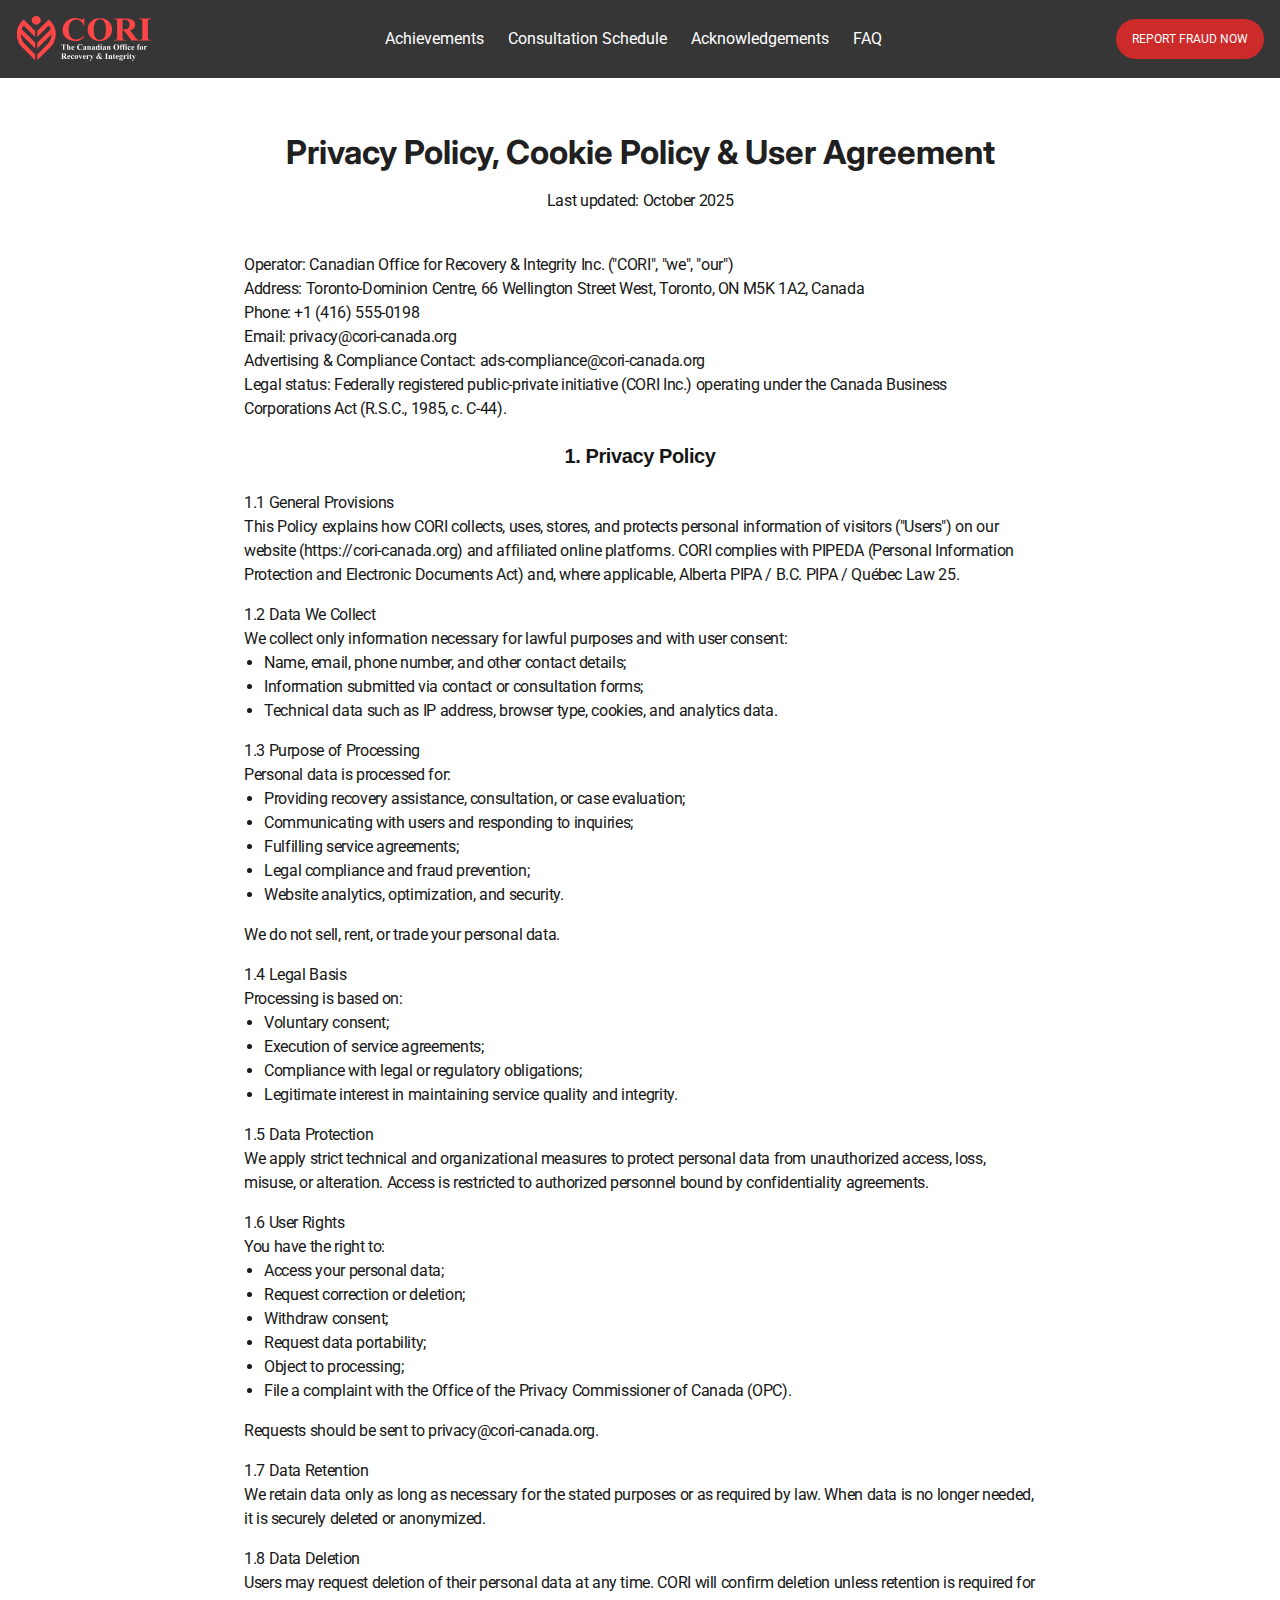
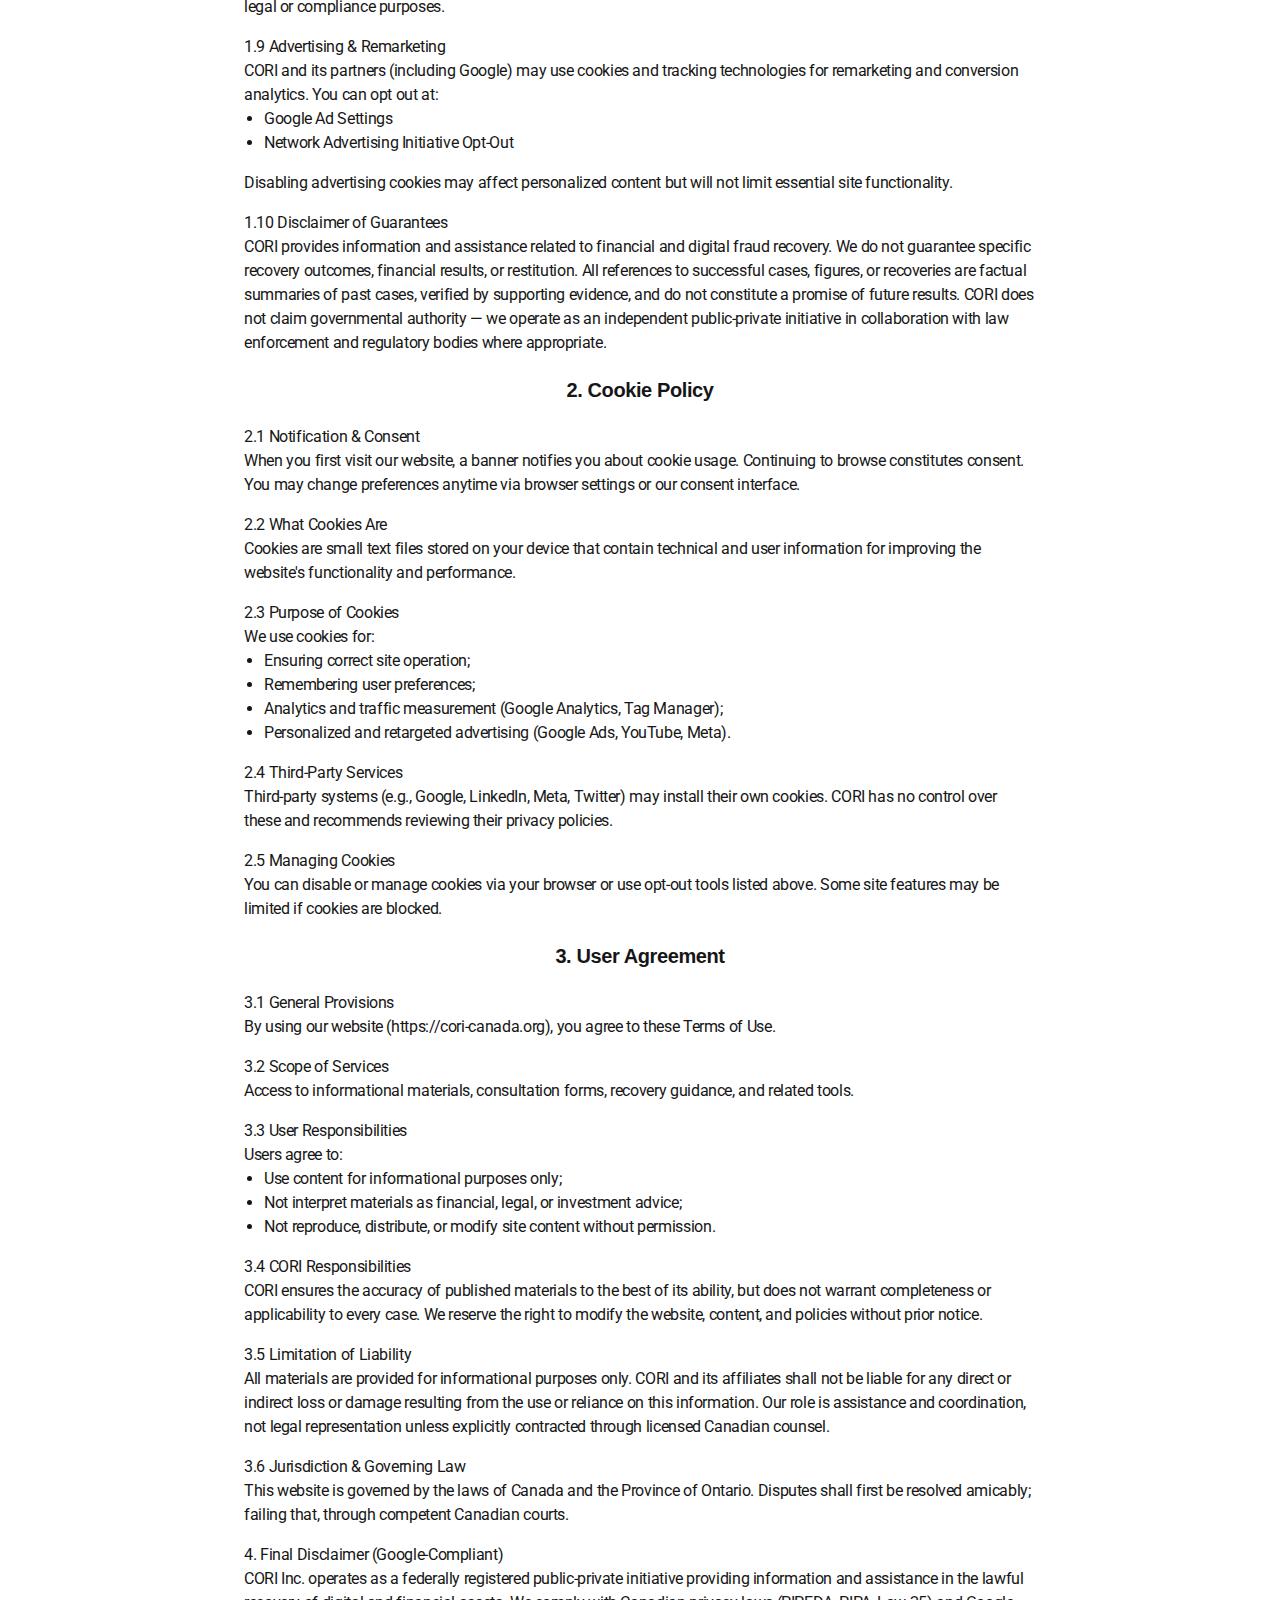
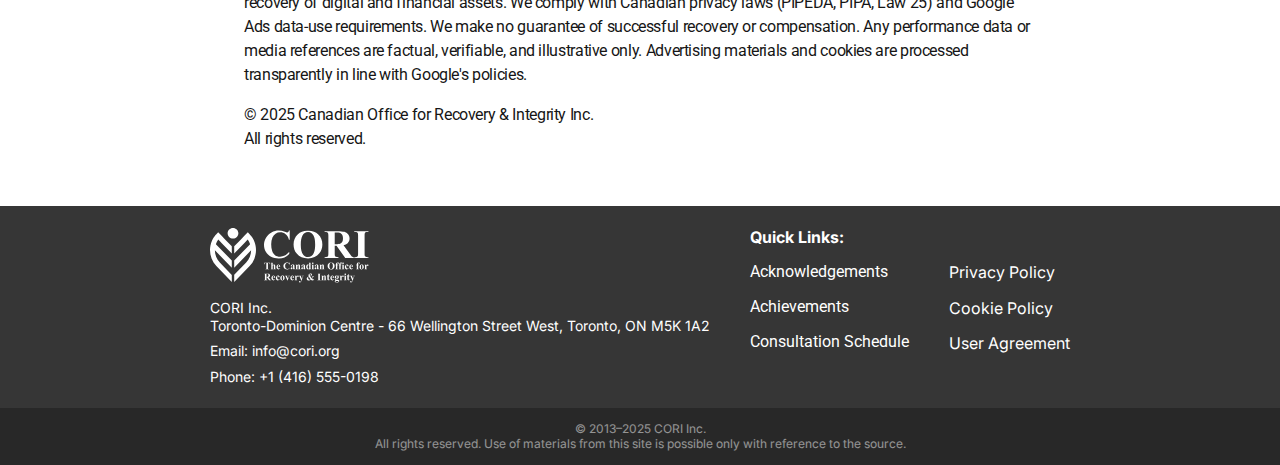
<file: policy.html>
<!doctype html>
<html lang="en">
<head>
    <meta charset="UTF-8">
    <meta content="width=device-width, user-scalable=no, initial-scale=1.0, maximum-scale=1.0, minimum-scale=1.0"
          name="viewport">
    <meta content="ie=edge" http-equiv="X-UA-Compatible">
    <title>Privacy Policy, Cookie Policy & User Agreement - CORI</title>
    <link href="images/favicon.ico" rel="icon" type="image/x-icon">
    <link href="css/styles.css" rel="stylesheet">
    <link href="css/main.min.css" rel="stylesheet">
    <link href="css/policy.css" rel="stylesheet">
    <link href="https://cdn.jsdelivr.net/npm/swiper@11/swiper-bundle.min.css" rel="stylesheet">
</head>
<body>
<div class="body-content">
    <header>
        <div class="content">
            <div class="logo">
                <a href="index.html">
                    <img alt="logo" src="images/logo-main.svg">
                </a>
            </div>
            <div class="left-content">
                <div class="menu">
                    <nav>
                        <div class="ul">
                            <div class="nav-list">
                                <div class="li"><a href="index.html#media">Achievements</a></div>
                                <div class="li"><a href="index.html#consultations">Consultation Schedule</a></div>
                                <div class="li"><a href="index.html#testimonials">Acknowledgements</a></div>
                                <div class="li"><a href="index.html#faq">FAQ</a></div>
                            </div>
                            <div class="nav-btn">
                                <div class="button-survey li">
                                    <a href="quiz.html" target="_blank">REPORT FRAUD NOW</a>
                                </div>
                            </div>
                        </div>
                    </nav>
                </div>
            </div>
            <div class="button-mobile-menu">
            <span class="icon">
                <span></span>
                <span></span>
                <span></span>
            </span>
            </div>
        </div>
        <div class="mobile-content">
            <div class="mobile-content-menu">
                <div class="logo">
                    <a href="#">
                        <img alt="logo" src="images/logo-main-m.svg">
                    </a>
                </div>
                <div class="menu">
                    <nav>
                        <ul>
                            <li><a href="index.html#media">Achievements</a></li>
                            <li><a href="index.html#consultations">Consultation Schedule</a></li>
                            <li><a href="index.html#testimonials">Acknowledgements</a></li>
                            <li><a href="index.html#faq">FAQ</a></li>
                        </ul>
                    </nav>
                </div>
            </div>
            <div class="button-survey">
                <a href="quiz.html" target="_blank">REPORT FRAUD NOW</a>
            </div>
        </div>
    </header>

    <main class="policy-page">
        <div class="policy-container">
            <div class="policy-header">
                <h1>Privacy Policy, Cookie Policy & User Agreement</h1>
                <p class="last-updated">Last updated: October 2025</p>
            </div>
            
            <div class="policy-content">
                <p> Operator:  Canadian Office for Recovery & Integrity Inc. ("CORI", "we", "our")<br>
                 Address:  Toronto-Dominion Centre, 66 Wellington Street West, Toronto, ON M5K 1A2, Canada<br>
                 Phone:  +1 (416) 555-0198<br>
                 Email:  privacy@cori-canada.org<br>
                 Advertising & Compliance Contact:  ads-compliance@cori-canada.org<br>
                 Legal status:  Federally registered public-private initiative (CORI Inc.) operating under the Canada Business Corporations Act (R.S.C., 1985, c. C-44).</p>

                <h2 id="privacy"> 1. Privacy Policy </h2>
                <p> 1.1 General Provisions <br>
                This Policy explains how CORI collects, uses, stores, and protects personal information of visitors ("Users") on our website (https://cori-canada.org) and affiliated online platforms. CORI complies with PIPEDA (Personal Information Protection and Electronic Documents Act) and, where applicable, Alberta PIPA / B.C. PIPA / Québec Law 25.</p>
                
                <p>  1.2 Data We Collect  <br>
                We collect only information necessary for lawful purposes and with user consent:</p>
                <ul>
                    <li>Name, email, phone number, and other contact details;</li>
                    <li>Information submitted via contact or consultation forms;</li>
                    <li>Technical data such as IP address, browser type, cookies, and analytics data.</li>
                </ul>
                
                <p>  1.3 Purpose of Processing  <br>
                Personal data is processed for:</p>
                <ul>
                    <li>Providing recovery assistance, consultation, or case evaluation;</li>
                    <li>Communicating with users and responding to inquiries;</li>
                    <li>Fulfilling service agreements;</li>
                    <li>Legal compliance and fraud prevention;</li>
                    <li>Website analytics, optimization, and security.</li>
                </ul>
                <p>We do not sell, rent, or trade your personal data.</p>
                
                <p>  1.4 Legal Basis  <br>
                Processing is based on:</p>
                <ul>
                    <li>Voluntary consent;</li>
                    <li>Execution of service agreements;</li>
                    <li>Compliance with legal or regulatory obligations;</li>
                    <li>Legitimate interest in maintaining service quality and integrity.</li>
                </ul>
                
                <p> 1.5 Data Protection <br>
                We apply strict technical and organizational measures to protect personal data from unauthorized access, loss, misuse, or alteration. Access is restricted to authorized personnel bound by confidentiality agreements.</p>
                
                <p>  1.6 User Rights  <br>
                You have the right to:</p>
                <ul>
                    <li>Access your personal data;</li>
                    <li>Request correction or deletion;</li>
                    <li>Withdraw consent;</li>
                    <li>Request data portability;</li>
                    <li>Object to processing;</li>
                    <li>File a complaint with the Office of the Privacy Commissioner of Canada (OPC).</li>
                </ul>
                <p>Requests should be sent to privacy@cori-canada.org.</p>
                
                <p> 1.7 Data Retention <br>
                We retain data only as long as necessary for the stated purposes or as required by law. When data is no longer needed, it is securely deleted or anonymized.</p>
                
                <p> 1.8 Data Deletion <br>
                Users may request deletion of their personal data at any time. CORI will confirm deletion unless retention is required for legal or compliance purposes.</p>
                
                <p>  1.9 Advertising & Remarketing  <br>
                CORI and its partners (including Google) may use cookies and tracking technologies for remarketing and conversion analytics. You can opt out at:</p>
                <ul>
                    <li>Google Ad Settings</li>
                    <li>Network Advertising Initiative Opt-Out</li>
                </ul>
                <p>Disabling advertising cookies may affect personalized content but will not limit essential site functionality.</p>
                
                <p> 1.10 Disclaimer of Guarantees <br>
                CORI provides information and assistance related to financial and digital fraud recovery. We do not guarantee specific recovery outcomes, financial results, or restitution. All references to successful cases, figures, or recoveries are factual summaries of past cases, verified by supporting evidence, and do not constitute a promise of future results. CORI does not claim governmental authority — we operate as an independent public-private initiative in collaboration with law enforcement and regulatory bodies where appropriate.</p>

                <h2 id="cookie"> 2. Cookie Policy </h2>
                <p> 2.1 Notification & Consent <br>
                When you first visit our website, a banner notifies you about cookie usage. Continuing to browse constitutes consent. You may change preferences anytime via browser settings or our consent interface.</p>
                
                <p> 2.2 What Cookies Are <br>
                Cookies are small text files stored on your device that contain technical and user information for improving the website's functionality and performance.</p>
                
                <p>  2.3 Purpose of Cookies  <br>
                We use cookies for:</p>
                <ul>
                    <li>Ensuring correct site operation;</li>
                    <li>Remembering user preferences;</li>
                    <li>Analytics and traffic measurement (Google Analytics, Tag Manager);</li>
                    <li>Personalized and retargeted advertising (Google Ads, YouTube, Meta).</li>
                </ul>
                
                <p> 2.4 Third-Party Services <br>
                Third-party systems (e.g., Google, LinkedIn, Meta, Twitter) may install their own cookies. CORI has no control over these and recommends reviewing their privacy policies.</p>
                
                <p> 2.5 Managing Cookies <br>
                You can disable or manage cookies via your browser or use opt-out tools listed above. Some site features may be limited if cookies are blocked.</p>

                <h2 id="agreement"> 3. User Agreement </h2>
                <p> 3.1 General Provisions <br>
                By using our website (https://cori-canada.org), you agree to these Terms of Use.</p>
                
                <p> 3.2 Scope of Services <br>
                Access to informational materials, consultation forms, recovery guidance, and related tools.</p>
                
                <p>  3.3 User Responsibilities  <br>
                Users agree to:</p>
                <ul>
                    <li>Use content for informational purposes only;</li>
                    <li>Not interpret materials as financial, legal, or investment advice;</li>
                    <li>Not reproduce, distribute, or modify site content without permission.</li>
                </ul>
                
                <p> 3.4 CORI Responsibilities <br>
                CORI ensures the accuracy of published materials to the best of its ability, but does not warrant completeness or applicability to every case. We reserve the right to modify the website, content, and policies without prior notice.</p>
                
                <p> 3.5 Limitation of Liability <br>
                All materials are provided for informational purposes only. CORI and its affiliates shall not be liable for any direct or indirect loss or damage resulting from the use or reliance on this information. Our role is assistance and coordination, not legal representation unless explicitly contracted through licensed Canadian counsel.</p>
                
                <p> 3.6 Jurisdiction & Governing Law <br>
                This website is governed by the laws of Canada and the Province of Ontario. Disputes shall first be resolved amicably; failing that, through competent Canadian courts.</p>

                <p> 4. Final Disclaimer (Google-Compliant) <br>
                CORI Inc. operates as a federally registered public-private initiative providing information and assistance in the lawful recovery of digital and financial assets. We comply with Canadian privacy laws (PIPEDA, PIPA, Law 25) and Google Ads data-use requirements. We make no guarantee of successful recovery or compensation. Any performance data or media references are factual, verifiable, and illustrative only. Advertising materials and cookies are processed transparently in line with Google's policies.</p>

                <p>© 2025 Canadian Office for Recovery & Integrity Inc.<br>All rights reserved.</p>
            </div>
        </div>
    </main>

    <footer class="footer">
        <div class="footer-main">
            <div class="footer-content">
                <div class="footer-info">
                    <div class="footer-logo">
                        <img alt="CORI Logo" src="images/footer-logo.svg">
                    </div>
                    <div class="footer-contact">
                        <p>CORI Inc.<br>Toronto-Dominion Centre - 66 Wellington Street West, Toronto, ON M5K 1A2</p>

                        <p>

                            Email:
                            <a class="footer__contact" href="mailto:info@cori.org">
                                info@cori.org
                            </a>
                        </p>

                        <p>
                            Phone:
                            <a class="footer__contact" href="tel:+14165550198">+1 (416) 555-0198</a>
                        </p>
                    </div>
                </div>

                <div class="footer-links">
                    <div class="quick-links">
                        <h3>Quick Links:</h3>
                        <div class="links-column">
                            <a href="index.html#testimonials">Acknowledgements</a>
                            <a href="index.html#media">Achievements</a>
                            <a href="index.html#consultations">Consultation Schedule</a>
                        </div>
                    </div>

                    <div class="policies">
                        <h3 style="visibility: hidden">Links:</h3>
                        <div class="policies-column">
                            <a href="policy.html#privacy">Privacy Policy</a>
                            <a href="policy.html#cookie">Cookie Policy</a>
                            <a href="policy.html#agreement">User Agreement</a>
                        </div>
                    </div>
                </div>
            </div>
        </div>

        <div class="footer-bottom">
            <p>© 2013–2025 CORI Inc.<br>All rights reserved. Use of materials from this site is possible only with
                reference to the source.</p>
        </div>
    </footer>
</div>

<script src="https://cdn.jsdelivr.net/npm/swiper@11/swiper-bundle.min.js"></script>
<script src="scripts/main.js"></script>
</body>
</html>
</file>
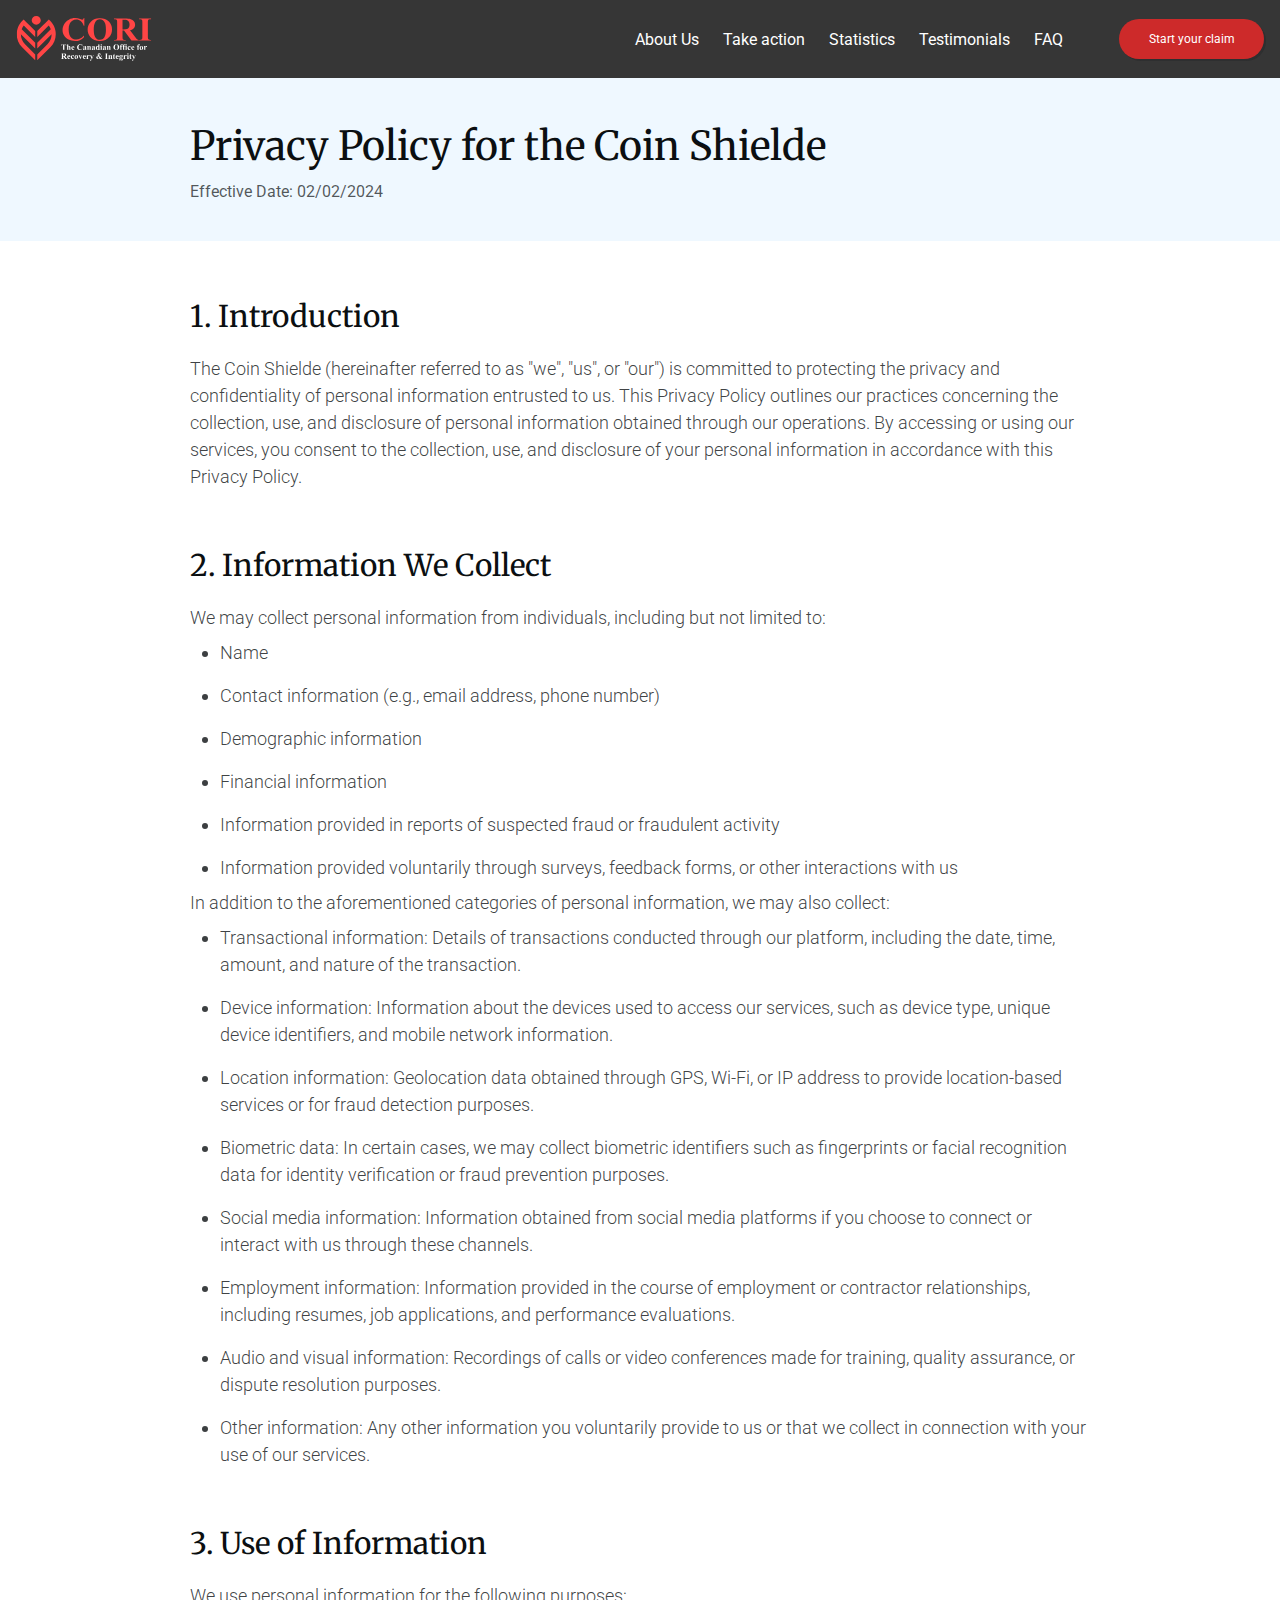
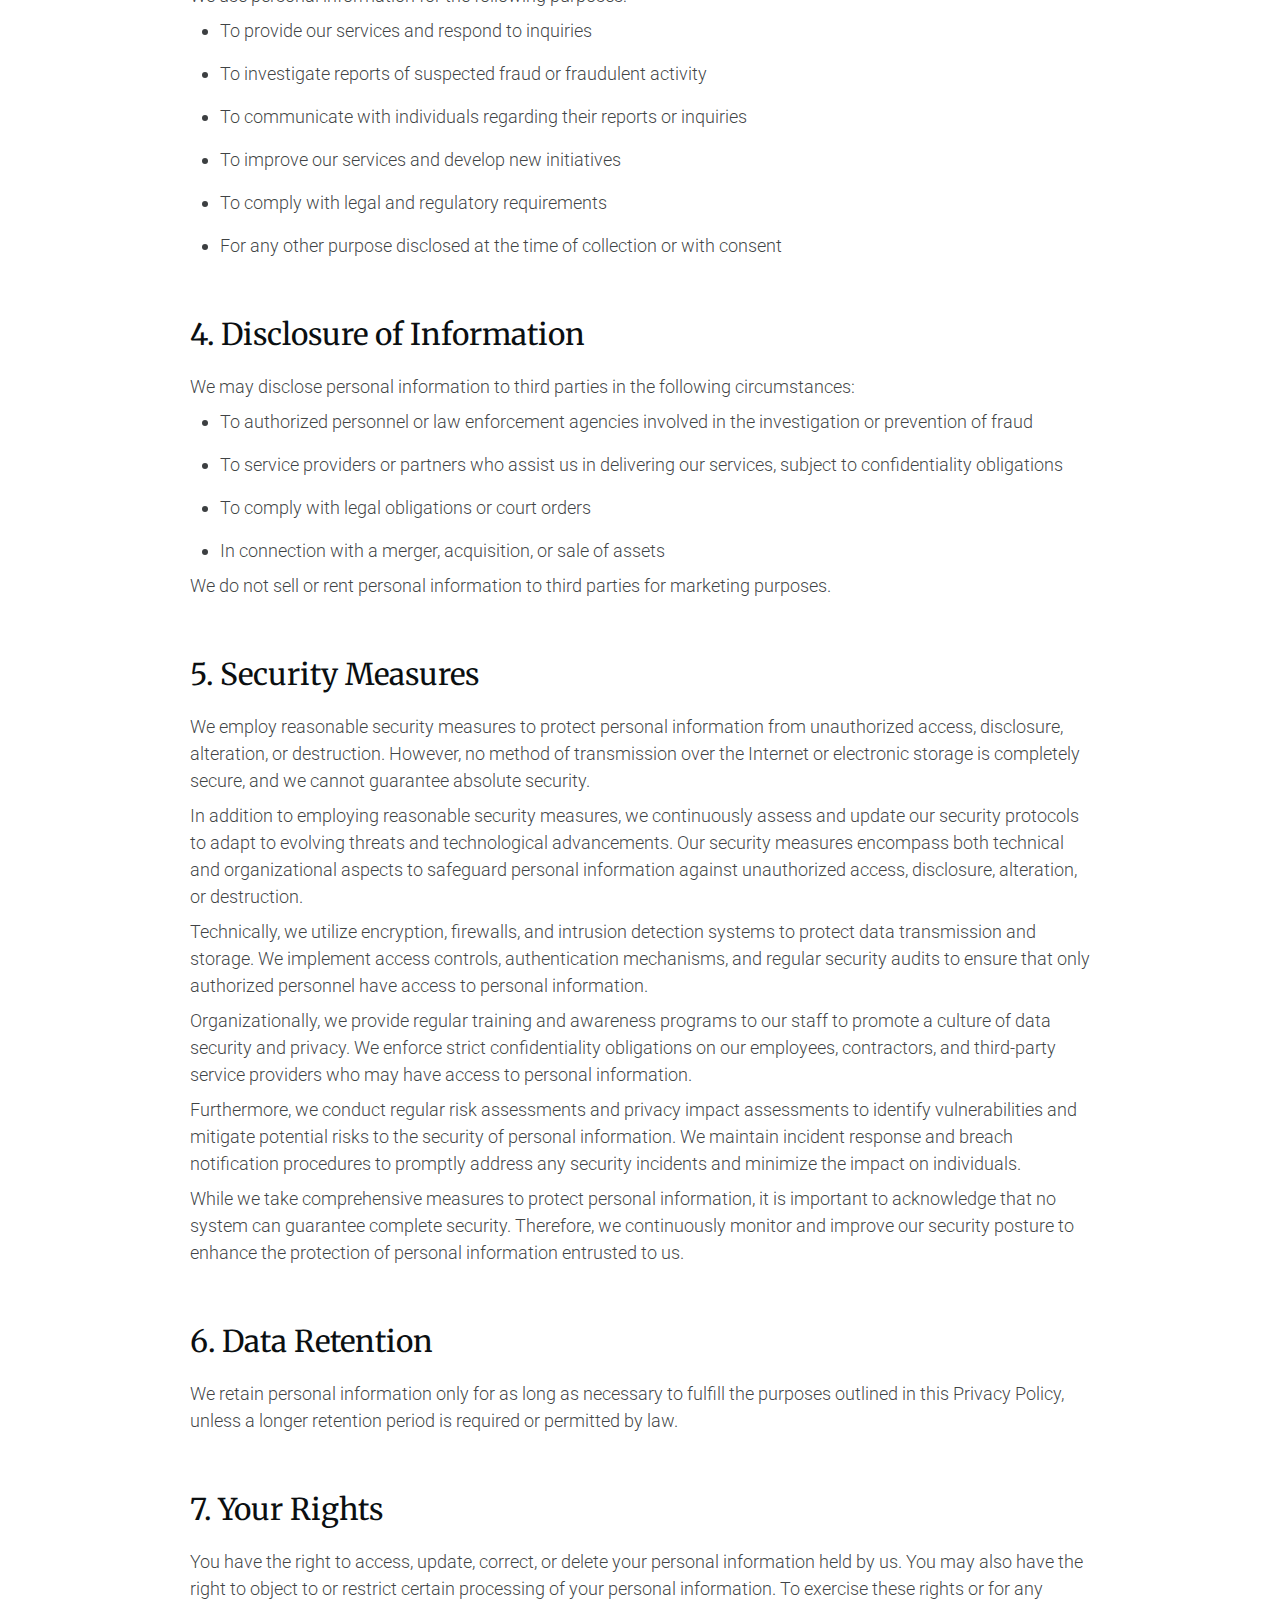
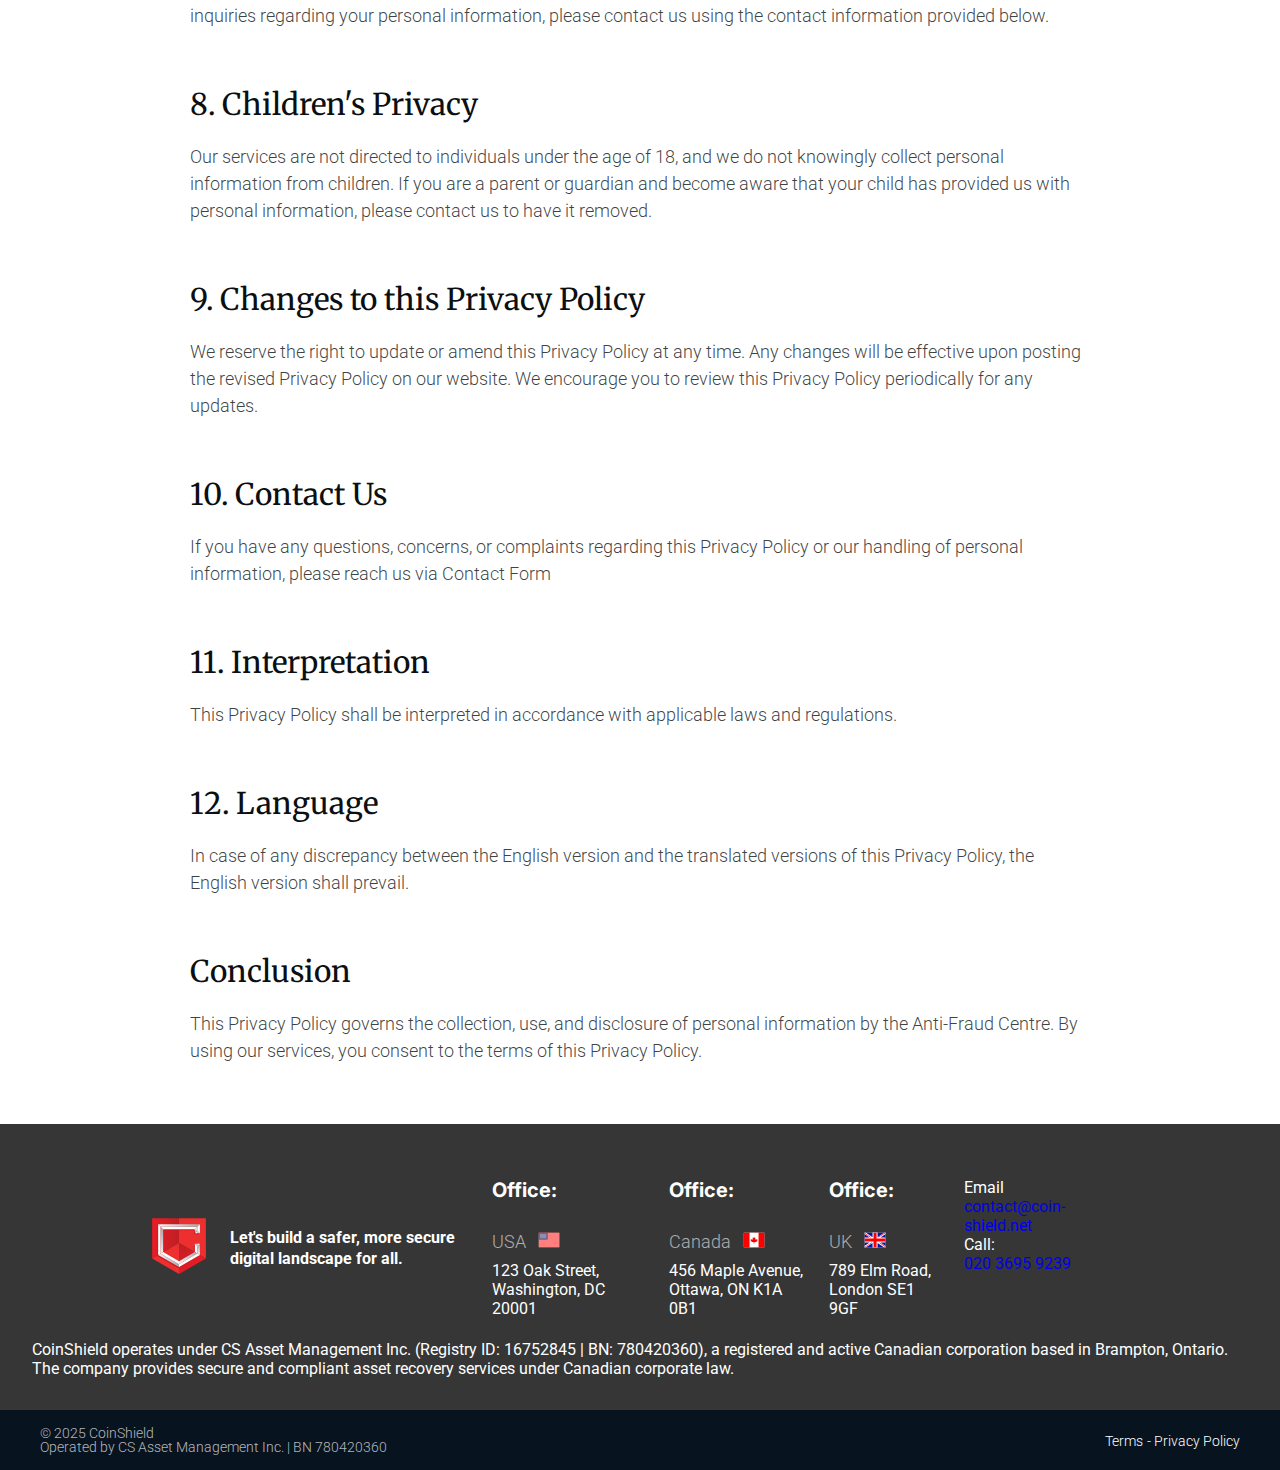
<file: privacy-policy.html>
<!doctype html>
<html lang="en">
<head>
    <meta charset="UTF-8">
    <meta name="viewport"
          content="width=device-width, user-scalable=no, initial-scale=1.0, maximum-scale=1.0, minimum-scale=1.0">
    <meta http-equiv="X-UA-Compatible" content="ie=edge">
    <link href="images/favicon.svg" rel="icon" type="image/x-icon">
    <title>Privacy Policy</title>
    <link rel="stylesheet" href="css/privacy.css">
    <link href="css/styles.css" rel="stylesheet">


</head>
<body>
<header>
    <div class="content">
        <div class="logo">
            <a href="index.html">
                <img alt="logo" src="images/logo-main.svg">
            </a>
        </div>
        <div class="left-content">
            <div class="menu">
                <nav>
                    <div class="ul">
                        <div class="nav-list">
                            <!--                                <div class="li"><a href="#services-section">Services</a></div>-->
                            <div class="li"><a href="/#about-us">About Us</a></div>
                            <div class="li"><a href="/#take-action">Take action</a></div>
                            <div class="li"><a href="/#statistics">Statistics</a></div>
                            <div class="li"><a href="/#testimonials">Testimonials</a></div>
                            <div class="li"><a href="/#faq">FAQ</a></div>
                        </div>
                        <div class="nav-btn">
                            <div class="button-survey li">
                                <a href="/#contact-survey">Start your claim</a>
                            </div>
                        </div>
                    </div>
                </nav>
            </div>
        </div>
        <div class="button-mobile-menu">
            <span class="icon">
                <span></span>
                <span></span>
                <span></span>
            </span>
        </div>
    </div>
    <div class="mobile-content">
        <div class="mobile-content-menu">
            <div class="logo">
                <a href="#">
                    <img alt="logo" src="images/logo-icon.svg">
                </a>
            </div>
            <div class="menu">
                <nav>
                    <ul>
                        <li><a href="/#about-us">About Us</a></li>
                        <li><a href="/#take-action">Take action</a></li>
                        <li><a href="/#statistics">Statistics</a></li>
                        <li><a href="/#testimonials-m">Testimonials</a></li>
                        <li><a href="/#faq">FAQ</a></li>

                    </ul>
                </nav>
            </div>
        </div>
        <div class="button-survey">
            <a href="#contact-survey">Start your claim</a>
        </div>
    </div>
</header>
<main>
    <div class="title">
        <div class="title-content">
            <h1>Privacy Policy for the Coin Shielde</h1>
            <span>Effective Date: 02/02/2024</span>
        </div>
    </div>
    <div class="text-content">

        <h2>1. Introduction</h2>
        <p>The Coin Shielde (hereinafter referred to as "we", "us", or "our") is committed to protecting the
            privacy and confidentiality of personal information entrusted to us. This Privacy Policy outlines our
            practices concerning the collection, use, and disclosure of personal information obtained through our
            operations. By accessing or using our services, you consent to the collection, use, and disclosure of your
            personal information in accordance with this Privacy Policy.</p>
        <h2>2. Information We Collect</h2>
        <p>We may collect personal information from individuals, including but not limited to:</p>
        <ul>
            <li>Name</li>
            <li>Contact information (e.g., email address, phone number)</li>
            <li>Demographic information</li>
            <li>Financial information</li>
            <li>Information provided in reports of suspected fraud or fraudulent activity</li>
            <li>Information provided voluntarily through surveys, feedback forms, or other interactions with us</li>
        </ul>
        <p>In addition to the aforementioned categories of personal information, we may also collect:</p>
        <ul>
            <li>Transactional information: Details of transactions conducted through our platform, including the date,
                time, amount, and nature of the transaction.
            </li>
            <li>Device information: Information about the devices used to access our services, such as device type,
                unique device identifiers, and mobile network information.
            </li>
            <li>Location information: Geolocation data obtained through GPS, Wi-Fi, or IP address to provide
                location-based services or for fraud detection purposes.
            </li>
            <li>Biometric data: In certain cases, we may collect biometric identifiers such as fingerprints or facial
                recognition data for identity verification or fraud prevention purposes.
            </li>
            <li>Social media information: Information obtained from social media platforms if you choose to connect or
                interact with us through these channels.
            </li>
            <li>Employment information: Information provided in the course of employment or contractor relationships,
                including resumes, job applications, and performance evaluations.
            </li>
            <li>Audio and visual information: Recordings of calls or video conferences made for training, quality
                assurance, or dispute resolution purposes.
            </li>
            <li>Other information: Any other information you voluntarily provide to us or that we collect in connection
                with your use of our services.
            </li>
        </ul>
        <h2>3. Use of Information</h2>
        <p>We use personal information for the following purposes:</p>
        <ul>
            <li>To provide our services and respond to inquiries</li>
            <li>To investigate reports of suspected fraud or fraudulent activity</li>
            <li>To communicate with individuals regarding their reports or inquiries</li>
            <li>To improve our services and develop new initiatives</li>
            <li>To comply with legal and regulatory requirements</li>
            <li>For any other purpose disclosed at the time of collection or with consent</li>
        </ul>
        <h2>4. Disclosure of Information</h2>
        <p>We may disclose personal information to third parties in the following circumstances:</p>
        <ul>
            <li>To authorized personnel or law enforcement agencies involved in the investigation or prevention of
                fraud
            </li>
            <li>To service providers or partners who assist us in delivering our services, subject to confidentiality
                obligations
            </li>
            <li>To comply with legal obligations or court orders</li>
            <li>In connection with a merger, acquisition, or sale of assets</li>
        </ul>
        <p>We do not sell or rent personal information to third parties for marketing purposes.</p>
        <h2>5. Security Measures</h2>
        <p>We employ reasonable security measures to protect personal information from unauthorized access, disclosure,
            alteration, or destruction. However, no method of transmission over the Internet or electronic storage is
            completely secure, and we cannot guarantee absolute security.</p>
        <p>In addition to employing reasonable security measures, we continuously assess and update our security
            protocols to adapt to evolving threats and technological advancements. Our security measures encompass both
            technical and organizational aspects to safeguard personal information against unauthorized access,
            disclosure, alteration, or destruction.</p>
        <p>Technically, we utilize encryption, firewalls, and intrusion detection systems to protect data transmission
            and storage. We implement access controls, authentication mechanisms, and regular security audits to ensure
            that only authorized personnel have access to personal information.</p>
        <p>Organizationally, we provide regular training and awareness programs to our staff to promote a culture of
            data security and privacy. We enforce strict confidentiality obligations on our employees, contractors, and
            third-party service providers who may have access to personal information.</p>
        <p>Furthermore, we conduct regular risk assessments and privacy impact assessments to identify vulnerabilities
            and mitigate potential risks to the security of personal information. We maintain incident response and
            breach notification procedures to promptly address any security incidents and minimize the impact on
            individuals.</p>
        <p>While we take comprehensive measures to protect personal information, it is important to acknowledge that no
            system can guarantee complete security. Therefore, we continuously monitor and improve our security posture
            to enhance the protection of personal information entrusted to us.</p>
        <h2>6. Data Retention</h2>
        <p>We retain personal information only for as long as necessary to fulfill the purposes outlined in this Privacy
            Policy, unless a longer retention period is required or permitted by law.</p>
        <h2>7. Your Rights</h2>
        <p>You have the right to access, update, correct, or delete your personal information held by us. You may also
            have the right to object to or restrict certain processing of your personal information. To exercise these
            rights or for any inquiries regarding your personal information, please contact us using the contact
            information provided below.</p>
        <h2>8. Children's Privacy</h2>
        <p>Our services are not directed to individuals under the age of 18, and we do not knowingly collect personal
            information from children. If you are a parent or guardian and become aware that your child has provided us
            with personal information, please contact us to have it removed.</p>
        <h2>9. Changes to this Privacy Policy</h2>
        <p>We reserve the right to update or amend this Privacy Policy at any time. Any changes will be effective upon
            posting the revised Privacy Policy on our website. We encourage you to review this Privacy Policy
            periodically for any updates.</p>
        <h2>10. Contact Us</h2>
        <p>If you have any questions, concerns, or complaints regarding this Privacy Policy or our handling of personal
            information, please reach us via Contact Form</p>
        <h2>11. Interpretation</h2>
        <p>This Privacy Policy shall be interpreted in accordance with applicable laws and regulations.</p>
        <h2>12. Language</h2>
        <p>In case of any discrepancy between the English version and the translated versions of this Privacy Policy,
            the English version shall prevail.</p>
        <h2>Conclusion</h2>
        <p>This Privacy Policy governs the collection, use, and disclosure of personal information by the Anti-Fraud
            Centre. By using our services, you consent to the terms of this Privacy Policy.</p>
    </div>
</main>
<footer class="footer">
    <div class="footer-content">
        <div class="footer-main">
            <div class="logo">
                <a href="index.html">
                    <img alt="logo" src="images/logo-icon.svg">
                </a>
                <p>Let's build a safer, more secure digital landscape for all.</p>
            </div>
            <div class="contact">
                <div class="contact-item">
                    <h5>Office:</h5>
                    <div class="country">
                        USA
                        <span><img alt="usa" src="images/usa.svg"></span>
                    </div>
                    <div class="info">
                        <p>
                            123 Oak Street,
                        </p>
                        <p>
                            Washington, DC 20001
                        </p>
                    </div>
                </div>
                <div class="contact-item">
                    <h5>Office:</h5>
                    <div class="country">
                        Canada
                        <span><img alt="canada" src="images/canada.svg"></span>
                    </div>
                    <div class="info">
                        <p>
                            456 Maple Avenue,
                        </p>
                        <p>
                            Ottawa, ON K1A 0B1
                        </p>
                    </div>
                </div>
                <div class="contact-item">
                    <h5>Office:</h5>
                    <div class="country">
                        UK
                        <span><img alt="uk" src="images/britan.svg"></span>
                    </div>
                    <div class="info">
                        <p>
                            789 Elm Road,
                        </p>
                        <p>
                            London SE1 9GF
                        </p>
                    </div>
                </div>
                <div class="contact-item">
                    <div class="contacts">
                        <p>Email</p>
                        <a class="contact-email" href="mailto: contact@coin-shield.net">
                            <span>contact@coin-shield.net</span>
                        </a>
                        <p>Call:</p>
                        <a class="contact-phone" href="tel: 020 3695 9239">
                            <span>020 3695 9239</span>
                        </a>
                    </div>
                </div>
            </div>
        </div>
        <div class="footer-company-info">
            <p>
                CoinShield operates under CS Asset Management Inc. (Registry ID: 16752845 | BN:
                780420360), a registered and active Canadian corporation based in Brampton, Ontario. The company
                provides secure and compliant asset recovery services under Canadian corporate law.
            </p>
        </div>
    </div>
    <div class="copyright">
        <div class="copyright-content">
            <div class="copyright-content-text">
                <p>© 2025 CoinShield </p>
                <p>
                    Operated by CS Asset Management Inc. | BN 780420360
                </p>
            </div>
            <div class="footer-links">
                <a href="terms.html">Terms</a>
                <span> - </span>
                <a href="privacy-policy.html">Privacy Policy</a>
            </div>
        </div>

    </div>
</footer>
<script src="scripts/main.js"></script>
</body>
</html>
</file>
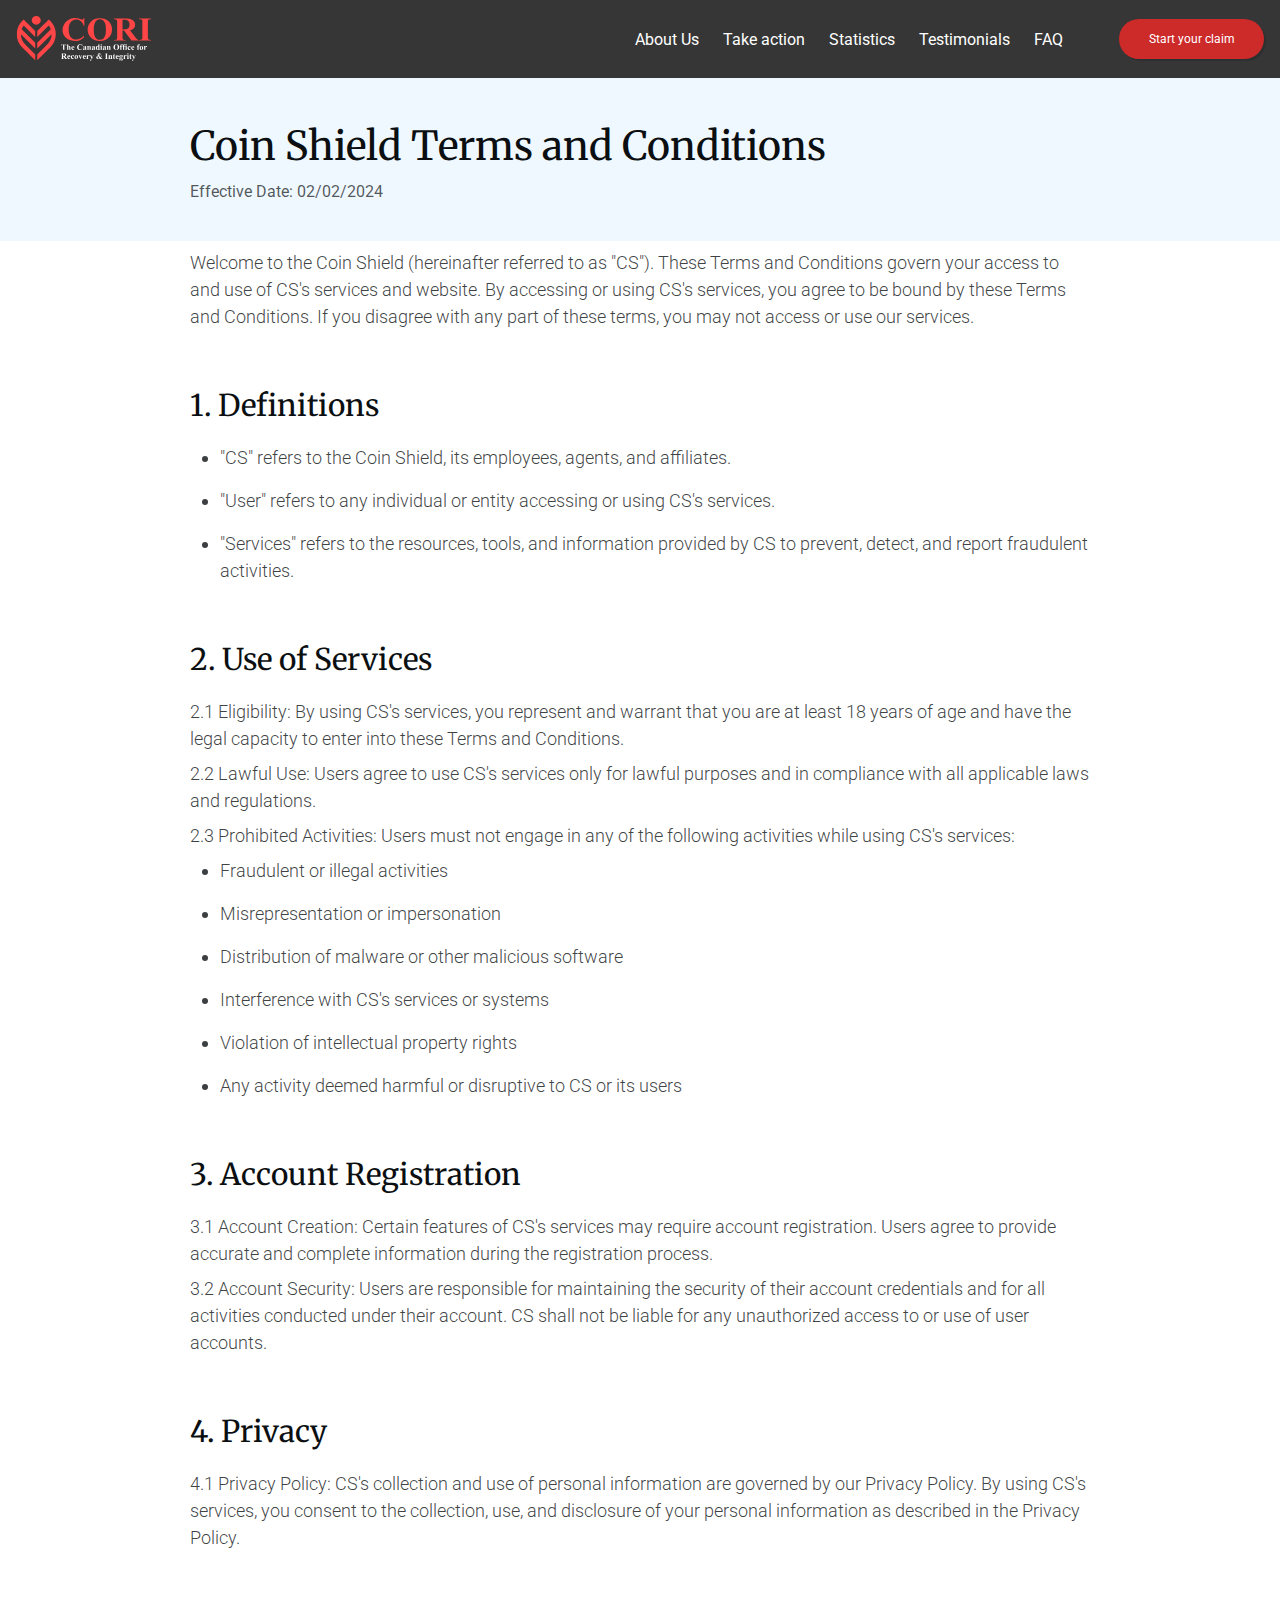
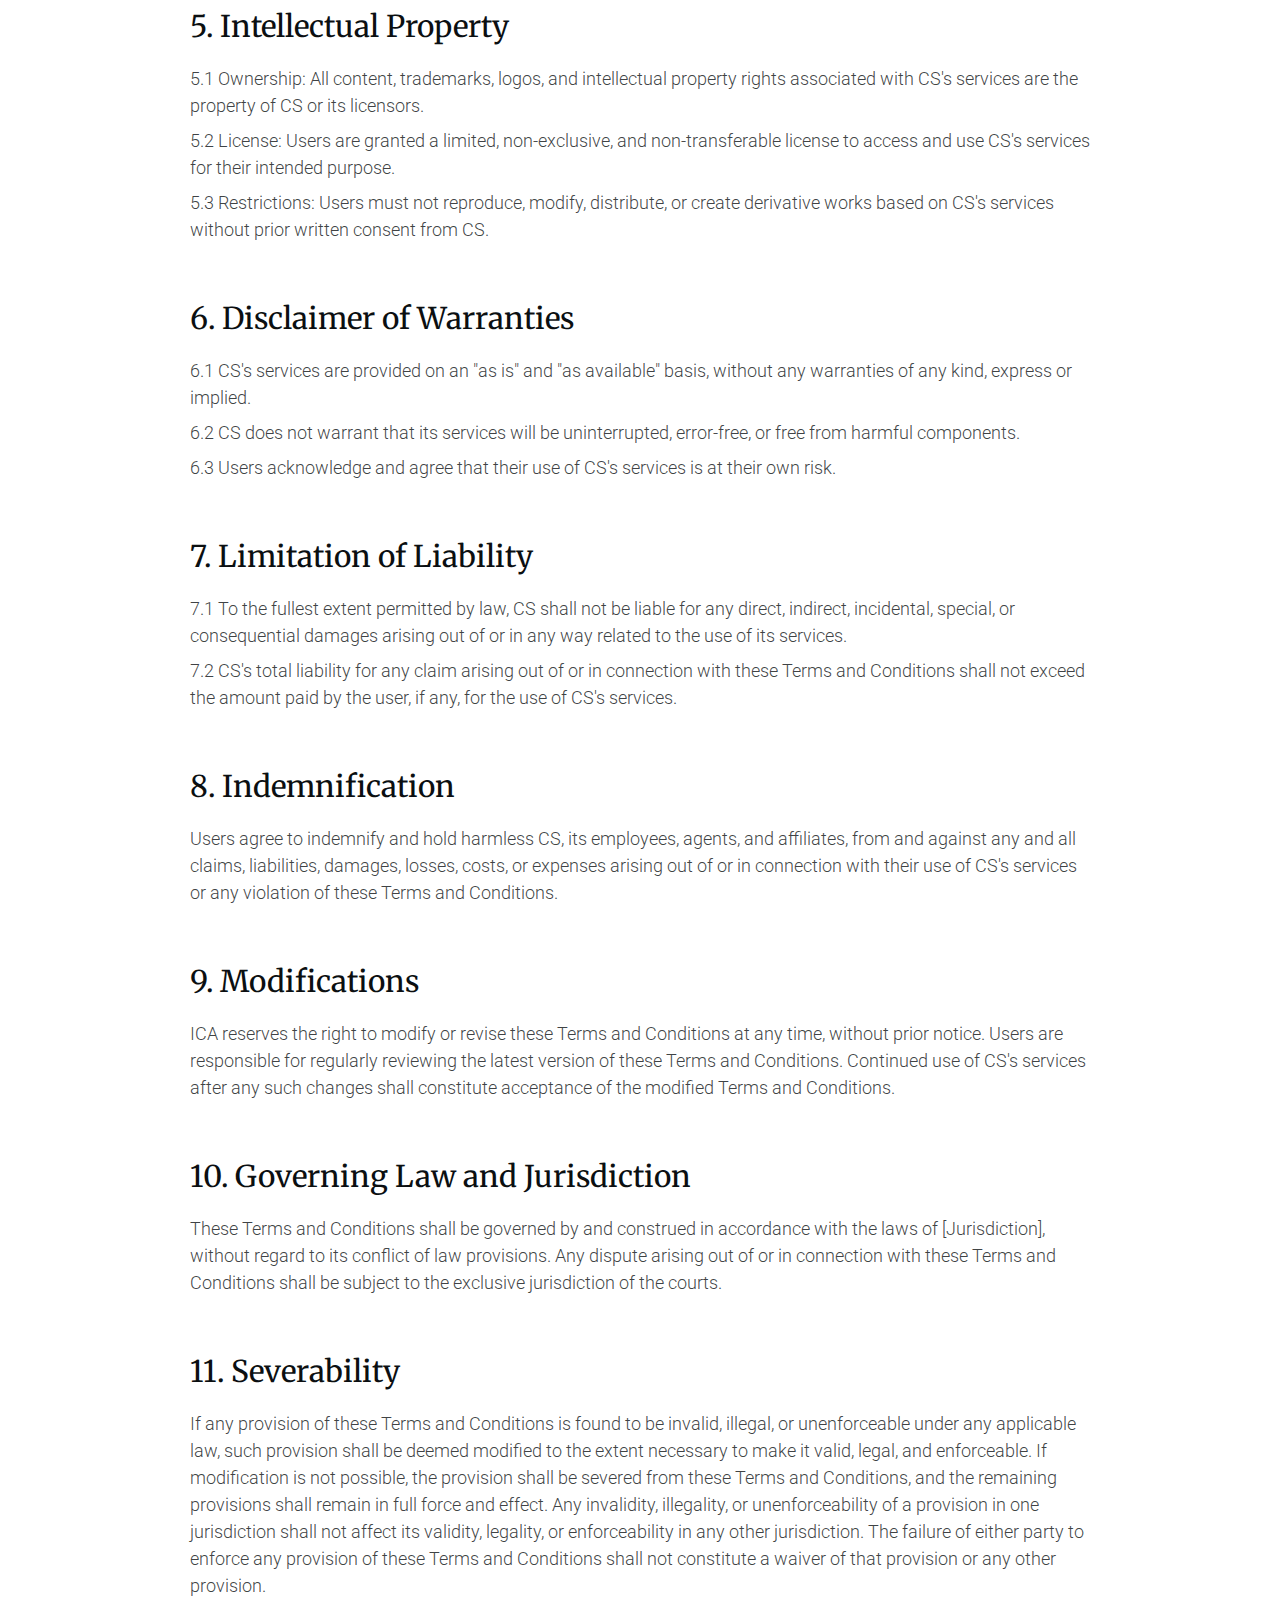
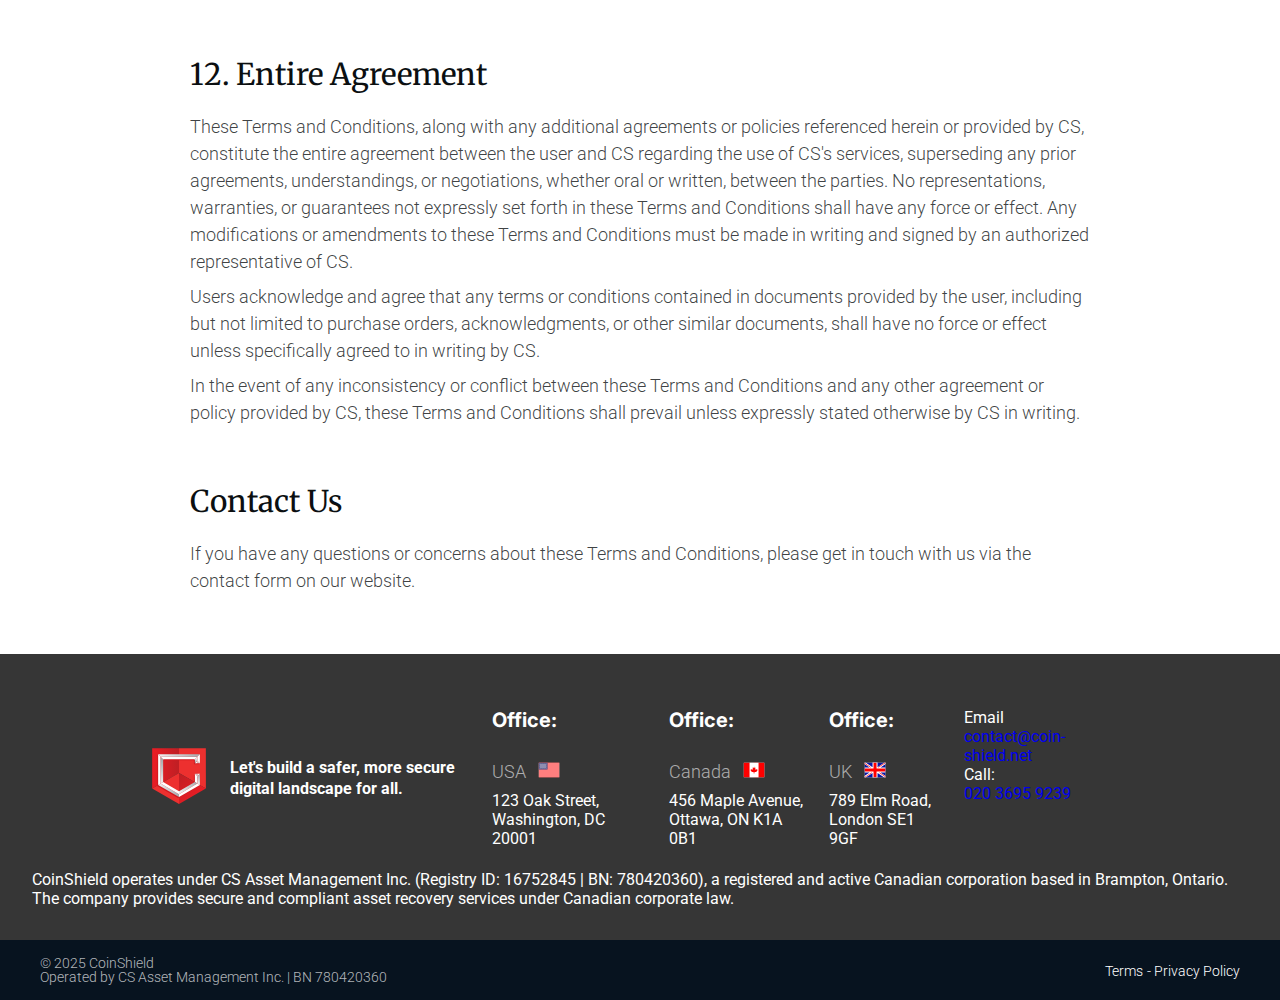
<file: terms.html>
<!doctype html>
<html lang="en">
<head>
    <meta charset="UTF-8">
    <meta name="viewport"
          content="width=device-width, user-scalable=no, initial-scale=1.0, maximum-scale=1.0, minimum-scale=1.0">
    <meta http-equiv="X-UA-Compatible" content="ie=edge">
    <link href="images/favicon.svg" rel="icon" type="image/x-icon">
    <title>Terms and Conditions</title>
    <link rel="stylesheet" href="css/privacy.css">
    <link href="css/styles.css" rel="stylesheet">
    <!-- Twitter conversion tracking base code -->
<!--    <script>-->
<!--        !function(e,t,n,s,u,a){e.twq||(s=e.twq=function(){s.exe?s.exe.apply(s,arguments):s.queue.push(arguments);-->
<!--        },s.version='1.1',s.queue=[],u=t.createElement(n),u.async=!0,u.src='https://static.ads-twitter.com/uwt.js',-->
<!--            a=t.getElementsByTagName(n)[0],a.parentNode.insertBefore(u,a))}(window,document,'script');-->
<!--        twq('config','ondh4');-->
<!--    </script>-->
    <!-- End Twitter conversion tracking base code -->

</head>
<body>
<header>
    <div class="content">
        <div class="logo">
            <a href="index.html">
                <img alt="logo" src="images/logo-main.svg">
            </a>
        </div>
        <div class="left-content">
            <div class="menu">
                <nav>
                    <div class="ul">
                        <div class="nav-list">
                            <!--                                <div class="li"><a href="#services-section">Services</a></div>-->
                            <div class="li"><a href="/#about-us">About Us</a></div>
                            <div class="li"><a href="/#take-action">Take action</a></div>
                            <div class="li"><a href="/#statistics">Statistics</a></div>
                            <div class="li"><a href="/#testimonials">Testimonials</a></div>
                            <div class="li"><a href="/#faq">FAQ</a></div>
                        </div>
                        <div class="nav-btn">
                            <div class="button-survey li">
                                <a href="/#contact-survey">Start your claim</a>
                            </div>
                        </div>
                    </div>
                </nav>
            </div>
        </div>
        <div class="button-mobile-menu">
            <span class="icon">
                <span></span>
                <span></span>
                <span></span>
            </span>
        </div>
    </div>
    <div class="mobile-content">
        <div class="mobile-content-menu">
            <div class="logo">
                <a href="#">
                    <img alt="logo" src="images/logo-icon.svg">
                </a>
            </div>
            <div class="menu">
                <nav>
                    <ul>
                        <li><a href="/#about-us">About Us</a></li>
                        <li><a href="/#take-action">Take action</a></li>
                        <li><a href="/#statistics">Statistics</a></li>
                        <li><a href="/#testimonials-m">Testimonials</a></li>
                        <li><a href="/#faq">FAQ</a></li>

                    </ul>
                </nav>
            </div>
        </div>
        <div class="button-survey">
            <a href="#contact-survey">Start your claim</a>
        </div>
    </div>
</header>
<main>
    <div class="title">
        <div class="title-content">
            <h1>Coin Shield Terms and Conditions</h1>
            <span>Effective Date: 02/02/2024</span>
        </div>
    </div>
    <div class="text-content">
        <p>Welcome to the Coin Shield (hereinafter referred to as  "CS"). These Terms and Conditions govern your
            access to and use of CS's services and website. By accessing or using CS's services, you agree to be bound
            by these Terms and Conditions. If you disagree with any part of these terms, you may not access or use our
            services.</p>
        <h2>1. Definitions</h2>
        <ul>
            <li> "CS" refers to the Coin Shield, its employees, agents, and affiliates.</li>
            <li>"User" refers to any individual or entity accessing or using CS's services.</li>
            <li>"Services" refers to the resources, tools, and information provided by CS to prevent, detect, and
                report fraudulent activities.
            </li>
        </ul>
        <h2>2. Use of Services</h2>
        <p>2.1 Eligibility: By using CS's services, you represent and warrant that you are at least 18 years of age and
            have the legal capacity to enter into these Terms and Conditions.</p>
        <p>2.2 Lawful Use: Users agree to use CS's services only for lawful purposes and in compliance with all
            applicable laws and regulations.</p>
        <p>2.3 Prohibited Activities: Users must not engage in any of the following activities while using CS's
            services:</p>
        <ul>
            <li>Fraudulent or illegal activities</li>
            <li>Misrepresentation or impersonation</li>
            <li>Distribution of malware or other malicious software</li>
            <li>Interference with CS's services or systems</li>
            <li>Violation of intellectual property rights</li>
            <li>Any activity deemed harmful or disruptive to CS or its users</li>
        </ul>
        <h2>3. Account Registration</h2>
        <p>3.1 Account Creation: Certain features of CS's services may require account registration. Users agree to
            provide accurate and complete information during the registration process.</p>
        <p>3.2 Account Security: Users are responsible for maintaining the security of their account credentials and for
            all activities conducted under their account. CS shall not be liable for any unauthorized access to or use
            of user accounts.</p>
        <h2>4. Privacy</h2>
        <p>4.1 Privacy Policy: CS's collection and use of personal information are governed by our Privacy Policy. By
            using CS's services, you consent to the collection, use, and disclosure of your personal information as
            described in the Privacy Policy.</p>
        <h2>5. Intellectual Property</h2>
        <p>5.1 Ownership: All content, trademarks, logos, and intellectual property rights associated with CS's
            services are the property of CS or its licensors.</p>
        <p>5.2 License: Users are granted a limited, non-exclusive, and non-transferable license to access and use CS's
            services for their intended purpose.</p>
        <p>5.3 Restrictions: Users must not reproduce, modify, distribute, or create derivative works based on CS's
            services without prior written consent from CS.</p>
        <h2>6. Disclaimer of Warranties</h2>
        <p>6.1 CS's services are provided on an "as is" and "as available" basis, without any warranties of any kind,
            express or implied.</p>
        <p>6.2 CS does not warrant that its services will be uninterrupted, error-free, or free from harmful
            components.</p>
        <p>6.3 Users acknowledge and agree that their use of CS's services is at their own risk.</p>
        <h2>7. Limitation of Liability</h2>
        <p>7.1 To the fullest extent permitted by law, CS shall not be liable for any direct, indirect, incidental,
            special, or consequential damages arising out of or in any way related to the use of its services.</p>
        <p>7.2 CS's total liability for any claim arising out of or in connection with these Terms and Conditions shall
            not exceed the amount paid by the user, if any, for the use of CS's services.</p>
        <h2>8. Indemnification</h2>
        <p>Users agree to indemnify and hold harmless CS, its employees, agents, and affiliates, from and against any
            and all claims, liabilities, damages, losses, costs, or expenses arising out of or in connection with their
            use of CS's services or any violation of these Terms and Conditions.</p>
        <h2>9. Modifications</h2>
        <p>ICA reserves the right to modify or revise these Terms and Conditions at any time, without prior notice.
            Users are responsible for regularly reviewing the latest version of these Terms and Conditions. Continued
            use of CS's services after any such changes shall constitute acceptance of the modified Terms and
            Conditions.</p>
        <h2>10. Governing Law and Jurisdiction</h2>
        <p>These Terms and Conditions shall be governed by and construed in accordance with the laws of [Jurisdiction],
            without regard to its conflict of law provisions. Any dispute arising out of or in connection with these
            Terms and Conditions shall be subject to the exclusive jurisdiction of the courts.</p>
        <h2>11. Severability</h2>
        <p>If any provision of these Terms and Conditions is found to be invalid, illegal, or unenforceable under any
            applicable law, such provision shall be deemed modified to the extent necessary to make it valid, legal, and
            enforceable. If modification is not possible, the provision shall be severed from these Terms and
            Conditions, and the remaining provisions shall remain in full force and effect. Any invalidity, illegality,
            or unenforceability of a provision in one jurisdiction shall not affect its validity, legality, or
            enforceability in any other jurisdiction. The failure of either party to enforce any provision of these
            Terms and Conditions shall not constitute a waiver of that provision or any other provision.</p>
        <h2>12. Entire Agreement</h2>
        <p>These Terms and Conditions, along with any additional agreements or policies referenced herein or provided by
            CS, constitute the entire agreement between the user and CS regarding the use of CS's services,
            superseding any prior agreements, understandings, or negotiations, whether oral or written, between the
            parties. No representations, warranties, or guarantees not expressly set forth in these Terms and Conditions
            shall have any force or effect. Any modifications or amendments to these Terms and Conditions must be made
            in writing and signed by an authorized representative of CS.</p>
        <p>Users acknowledge and agree that any terms or conditions contained in documents provided by the user,
            including but not limited to purchase orders, acknowledgments, or other similar documents, shall have no
            force or effect unless specifically agreed to in writing by CS.</p>
        <p>In the event of any inconsistency or conflict between these Terms and Conditions and any other agreement or
            policy provided by CS, these Terms and Conditions shall prevail unless expressly stated otherwise by CS in
            writing.</p>
        <h2>Contact Us</h2>
        <p>If you have any questions or concerns about these Terms and Conditions, please get in touch with us via the
            contact form on our website.</p>
    </div>
</main>
<footer class="footer">
    <div class="footer-content">
        <div class="footer-main">
            <div class="logo">
                <a href="index.html">
                    <img alt="logo" src="images/logo-icon.svg">
                </a>
                <p>Let's build a safer, more secure digital landscape for all.</p>
            </div>
            <div class="contact">
                <div class="contact-item">
                    <h5>Office:</h5>
                    <div class="country">
                        USA
                        <span><img alt="usa" src="images/usa.svg"></span>
                    </div>
                    <div class="info">
                        <p>
                            123 Oak Street,
                        </p>
                        <p>
                            Washington, DC 20001
                        </p>
                    </div>
                </div>
                <div class="contact-item">
                    <h5>Office:</h5>
                    <div class="country">
                        Canada
                        <span><img alt="canada" src="images/canada.svg"></span>
                    </div>
                    <div class="info">
                        <p>
                            456 Maple Avenue,
                        </p>
                        <p>
                            Ottawa, ON K1A 0B1
                        </p>
                    </div>
                </div>
                <div class="contact-item">
                    <h5>Office:</h5>
                    <div class="country">
                        UK
                        <span><img alt="uk" src="images/britan.svg"></span>
                    </div>
                    <div class="info">
                        <p>
                            789 Elm Road,
                        </p>
                        <p>
                            London SE1 9GF
                        </p>
                    </div>
                </div>
                <div class="contact-item">
                    <div class="contacts">
                        <p>Email</p>
                        <a class="contact-email" href="mailto: contact@coin-shield.net">
                            <span>contact@coin-shield.net</span>
                        </a>
                        <p>Call:</p>
                        <a class="contact-phone" href="tel: 020 3695 9239">
                            <span>020 3695 9239</span>
                        </a>
                    </div>
                </div>
            </div>
        </div>
        <div class="footer-company-info">
            <p>
                CoinShield operates under CS Asset Management Inc. (Registry ID: 16752845 | BN:
                780420360), a registered and active Canadian corporation based in Brampton, Ontario. The company
                provides secure and compliant asset recovery services under Canadian corporate law.
            </p>
        </div>
    </div>
    <div class="copyright">
        <div class="copyright-content">
            <div class="copyright-content-text">
                <p>© 2025 CoinShield </p>
                <p>
                    Operated by CS Asset Management Inc. | BN 780420360
                </p>
            </div>
            <div class="footer-links">
                <a href="terms.html">Terms</a>
                <span> - </span>
                <a href="privacy-policy.html">Privacy Policy</a>
            </div>
        </div>

    </div>
</footer>
<script src="scripts/main.js"></script>
</body>
</html>
</file>
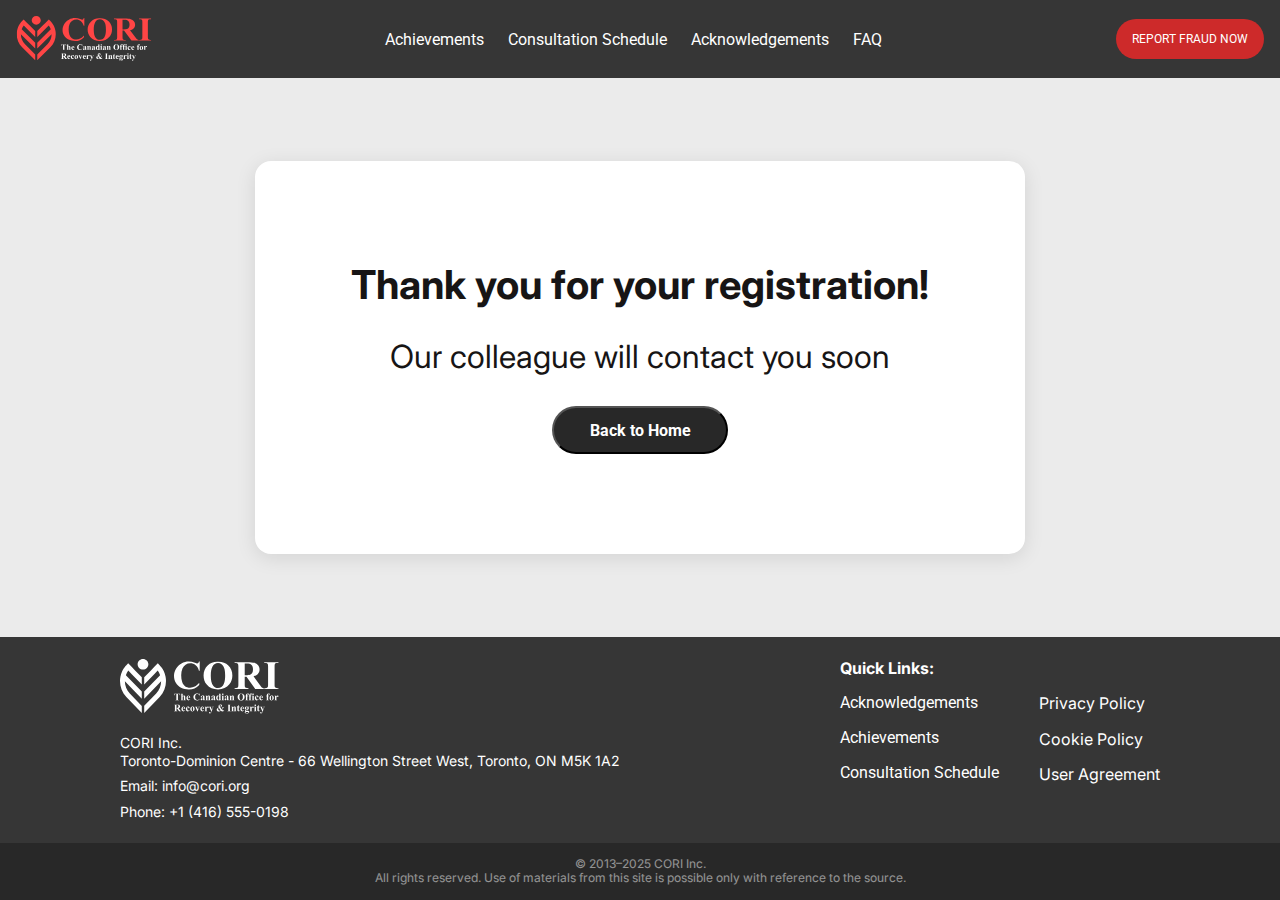
<file: th.html>
<!doctype html>
<html lang="en">

<head>
    <!-- Google Tag Manager -->
    <script>(function(w,d,s,l,i){w[l]=w[l]||[];w[l].push({'gtm.start':
            new Date().getTime(),event:'gtm.js'});var f=d.getElementsByTagName(s)[0],
        j=d.createElement(s),dl=l!='dataLayer'?'&l='+l:'';j.async=true;j.src=
        'https://www.googletagmanager.com/gtm.js?id='+i+dl;f.parentNode.insertBefore(j,f);
    })(window,document,'script','dataLayer','GTM-MKM7H42C');</script>
    <!-- End Google Tag Manager -->
    <meta charset="UTF-8">
    <meta content="width=device-width, user-scalable=no, initial-scale=1.0, maximum-scale=1.0, minimum-scale=1.0"
          name="viewport">
    <meta content="ie=edge" http-equiv="X-UA-Compatible">
    <title>Thank You - CORI</title>
    <link href="images/favicon.ico" rel="icon" type="image/x-icon">
    <link href="css/styles.css" rel="stylesheet">
    <link href="css/quiz.css" rel="stylesheet">
    <link href="css/th.css" rel="stylesheet">
</head>

<body>
<!-- ✅ Google Tag Manager (noscript) -->
<noscript>
    <iframe src="https://www.googletagmanager.com/ns.html?id=GTM-MKM7H42C"
            height="0" width="0" style="display:none;visibility:hidden"></iframe>
</noscript>
<!-- End Google Tag Manager (noscript) -->
<div class="body-content">
    <header>
        <div class="content">
            <div class="logo">
                <a href="index.html">
                    <img alt="logo" src="images/logo-main.svg">
                </a>
            </div>
            <div class="left-content">
                <div class="menu">
                    <nav>
                        <div class="ul">
                            <div class="nav-list">
                                <div class="li"><a href="index.html#media">Achievements</a></div>
                                <div class="li"><a href="index.html#consultations">Consultation Schedule</a></div>
                                <div class="li"><a href="index.html#testimonials">Acknowledgements</a></div>
                                <div class="li"><a href="index.html#faq">FAQ</a></div>
                            </div>
                            <div class="nav-btn">
                                <div class="button-survey li">
                                    <a href="quiz.html">REPORT FRAUD NOW</a>
                                </div>
                            </div>
                        </div>
                    </nav>
                </div>
            </div>
            <div class="button-mobile-menu">
            <span class="icon">
                <span></span>
                <span></span>
                <span></span>
            </span>
            </div>
        </div>
        <div class="mobile-content">
            <div class="mobile-content-menu">
                <div class="logo">
                    <a href="index.html">
                        <img alt="logo" src="images/logo-main-m.svg">
                    </a>
                </div>
                <div class="menu">
                    <nav>
                        <ul>
                            <li><a href="index.html#media">Achievements</a></li>
                            <li><a href="index.html#consultations">Consultation Schedule</a></li>
                            <li><a href="index.html#testimonials">Acknowledgements</a></li>
                            <li><a href="index.html#faq">FAQ</a></li>
                        </ul>
                    </nav>
                </div>
            </div>
            <div class="button-survey">
                <a href="quiz.html">REPORT FRAUD NOW</a>
            </div>
        </div>
    </header>

    <main>
        <div class="quiz-container">
            <div class="quiz-form-wrapper">
                <div class="quiz-form">
                    <div class="thank-you-content">
                        <h2 class="thank-you-title">Thank you for your registration!</h2>
                        <p class="thank-you-subtitle">Our colleague will contact you soon</p>
                        <button type="button" class="btn btn-home" id="backToHome">Back to Home</button>
                    </div>
                </div>
            </div>
        </div>
    </main>

    <footer class="footer">
        <div class="footer-main">
            <div class="footer-content">
                <div class="footer-info">
                    <div class="footer-logo">
                        <img alt="CORI Logo" src="images/footer-logo.svg">
                    </div>
                    <div class="footer-contact">
                        <p>CORI Inc.<br>Toronto-Dominion Centre - 66 Wellington Street West, Toronto, ON M5K 1A2</p>

                        <p>
                            Email:
                            <a class="footer__contact" href="mailto:info@cori.org">
                                info@cori.org
                            </a>
                        </p>

                        <p>
                            Phone:
                            <a class="footer__contact" href="tel:+14165550198">+1 (416) 555-0198</a>
                        </p>
                    </div>
                </div>

                <div class="footer-links">
                    <div class="quick-links">
                        <h3>Quick Links:</h3>
                        <div class="links-column">
                            <a href="index.html#testimonials">Acknowledgements</a>
                            <a href="index.html#media">Achievements</a>
                            <a href="index.html#consultations">Consultation Schedule</a>
                        </div>
                    </div>
                    <div class="policies">
                        <h3 style="visibility: hidden">Links:</h3>
                        <div class="policies-column">
                            <a href="policy.html#privacy">Privacy Policy</a>
                            <a href="policy.html#cookie">Cookie Policy</a>
                            <a href="policy.html#agreement">User Agreement</a>
                        </div>
                    </div>
                </div>
            </div>
        </div>

        <div class="footer-bottom">
            <p>© 2013–2025 CORI Inc.<br>All rights reserved. Use of materials from this site is possible only with
                reference to the source.</p>
        </div>
    </footer>

    <div class="cookie-banner" id="cookieBanner">
        <div class="cookie-banner-content">
            <div class="cookie-banner-text">
                <h5>
                    This website uses cookies to improve the user experience and analyze traffic.
                </h5>
                <p>
                    By clicking the "Continue" button or by continuing to use the website, you consent to the use of
                    cookies in your browser. You can manage cookies at any time in your browser settings. For more
                    information, please read our Privacy Policy, Cookie Policy, and User Agreement.
                </p>
            </div>
            <div class="cookie-banner-buttons">
                <button class="cookie-banner-btn cookie-banner-btn-primary" id="closeCookies">Close</button>
                <button class="cookie-banner-btn cookie-banner-btn-secondary" id="acceptAllCookies">Continue</button>
            </div>
        </div>
    </div>
</div>

<script src="scripts/main.js"></script>
<script>
    // Add functionality for the "Back to Home" button
    document.getElementById('backToHome').addEventListener('click', function() {
        window.location.href = 'index.html';
    });
</script>

</body>
</html>
</file>
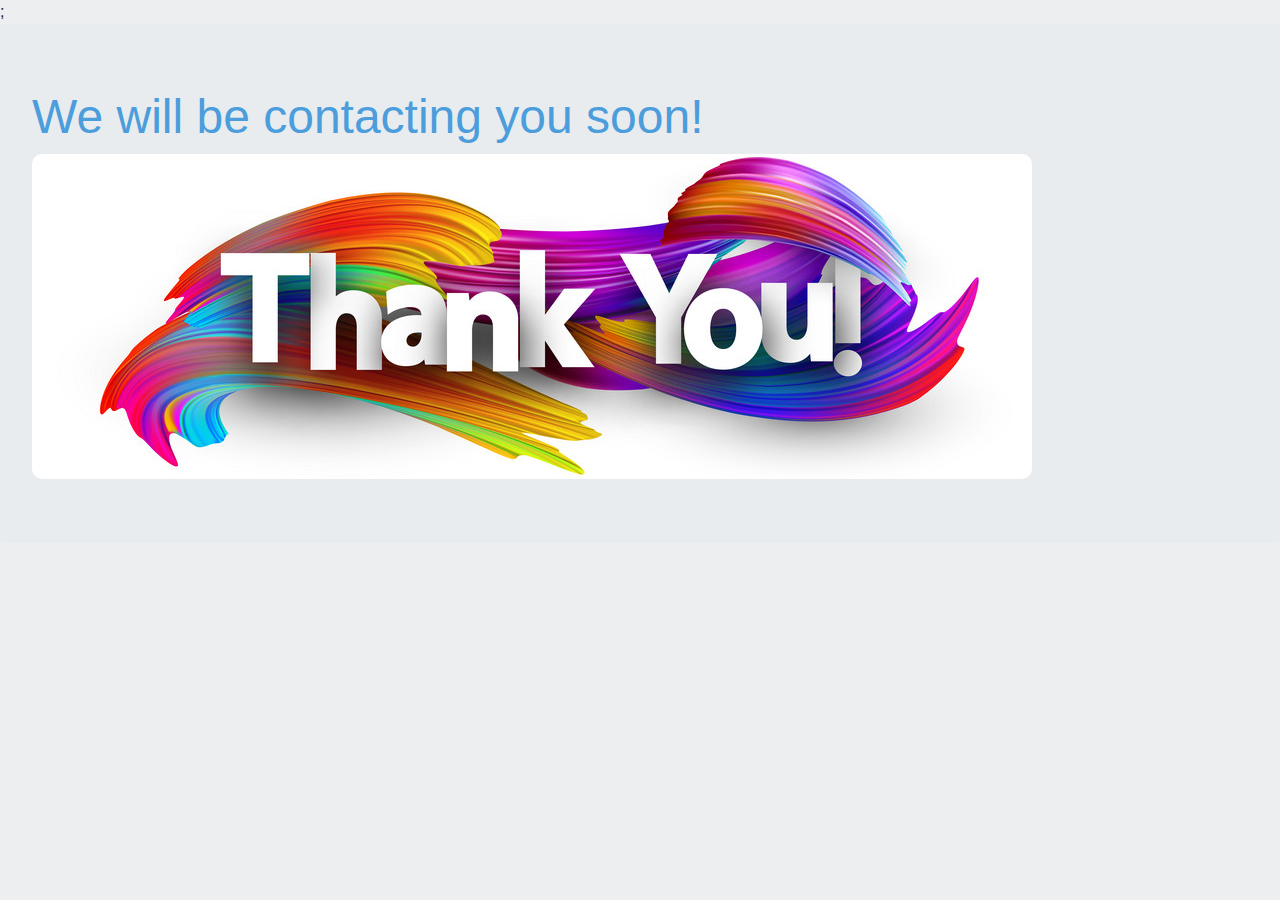
<file: thank-you.html>
<!DOCTYPE html>
<html lang="en">
<head>
    <meta http-equiv="Content-Type" content="text/html; charset=UTF-8">

    <title>Thank You</title>
    <link href="images/favicon.ico" rel="icon" type="image/x-icon">

    <link rel="stylesheet prefetch"
          href="https://maxcdn.bootstrapcdn.com/bootstrap/4.0.0-alpha.5/css/bootstrap.min.css">
<!--     Meta Pixel Code-->
    <script>
        !function(f,b,e,v,n,t,s)
        {if(f.fbq)return;n=f.fbq=function(){n.callMethod?
            n.callMethod.apply(n,arguments):n.queue.push(arguments)};
            if(!f._fbq)f._fbq=n;n.push=n;n.loaded=!0;n.version='2.0';
            n.queue=[];t=b.createElement(e);t.async=!0;
            t.src=v;s=b.getElementsByTagName(e)[0];
            s.parentNode.insertBefore(t,s)}(window, document,'script',
            'https://connect.facebook.net/en_US/fbevents.js');
        fbq('init', '4076190449289416');
        fbq('track', 'PageView');
        fbq('track', 'Lead');
    </script>
    <noscript><img height="1" width="1" style="display:none"
                   src="https://www.facebook.com/tr?id=1215933716806197&ev=PageView&noscript=1"
    /></noscript>
<!--     End Meta Pixel Code-->
</head>
<body style="background-color:#eceeef" cz-shortcut-listen="true">;
<div class="jumbotron text-xs-center">
    <h2 style="color: #4b9ddc; font-size: 3rem;">We will be contacting you soon!</h2>
    <img src="images/thanks.jpg" style="max-width: 100%; border-radius: 10px;">
</div>

<!--<script type="text/javascript" src="send.js"></script>-->
<script>
    document.addEventListener("DOMContentLoaded", () => {

        const responseJsonString = localStorage.getItem('responseJson');

        if (responseJsonString) {
            const responseJson = JSON.parse(responseJsonString);


            if (responseJson.url) {
                window.location.href = responseJson.url;
                // localStorage.removeItem('responseJson');

            } else {
                console.log('No redirect URL in the response.');
            }
        } else {
            console.log('No response data in localStorage.');
        }
    });
</script>
</body>
</html>
</file>
<file: css/styles.css>
@charset "UTF-8";
@import url("https://fonts.googleapis.com/css2?family=Inter:ital,opsz,wght@0,14..32,100..900;1,14..32,100..900&family=Roboto:ital,wght@0,100..900;1,100..900&display=swap");
/*colors*/
* {
  margin: 0;
  padding: 0;
  box-sizing: border-box;
  font-family: "Roboto", sans-serif;
  list-style: none;
  text-decoration: none;
}

h1, h2, h3, h4, h5, h6 {
  font-family: "Montserrat", sans-serif;
  color: #282828;
}

body {
  position: relative;
}

.button-mobile-menu {
  display: none;
  position: absolute;
  right: 12px;
  padding: 7px;
  cursor: pointer;
  z-index: 101;
}
@media only screen and (max-width: 991px) {
  .button-mobile-menu {
    display: none;
  }
}
.button-mobile-menu.open .icon span {
  background: #0B0F11;
}
.button-mobile-menu.open .icon span:first-child {
  top: 5px;
  transform: rotate(225deg);
}
.button-mobile-menu.open .icon span:nth-child(2) {
  top: calc(50% - 2px);
  display: none;
}
.button-mobile-menu.open .icon span:last-child {
  top: 5px;
  transform: rotate(135deg);
}
.button-mobile-menu .icon {
  position: relative;
  width: 18px;
  height: 12px;
  display: inline-block;
  top: 0;
}
.button-mobile-menu .icon span {
  height: 2px;
  width: 100%;
  border-radius: 3px;
  background: #FF0000;
  display: inline-block;
  float: left;
  position: absolute;
  left: 0;
}
.button-mobile-menu .icon span:first-child {
  top: 0;
  transition: all 0.25s;
}
.button-mobile-menu .icon span:nth-child(2) {
  top: calc(50% - 1px);
  transition: all 0.25s;
}
.button-mobile-menu .icon span:last-child {
  bottom: 0;
  transition: all 0.25s;
}

.mobile-content {
  background: #ffffff;
  z-index: 99;
  padding: 15px;
  overflow: hidden;
  transition: max-height 0.8s ease;
  flex-direction: column;
  height: 100vh;
  position: fixed;
  width: 100%;
  top: 0;
  display: none;
}
.mobile-content.open {
  display: flex;
}
.mobile-content .logo {
  display: flex;
  justify-content: center;
}
.mobile-content .logo img {
  height: 60px;
}
.mobile-content .menu {
  margin-top: 30px;
}
.mobile-content .menu nav ul li {
  height: 60px;
  display: flex;
  align-items: center;
  justify-content: center;
  border-bottom: 1px solid #e6e6e6;
}
.mobile-content .menu nav ul li a {
  font-weight: 300;
  font-size: 16px;
  line-height: 100%;
  color: #0B0F11;
}
.mobile-content .button-survey {
  display: flex;
  justify-content: center;
  margin-top: auto;
}
.mobile-content .button-survey a {
  border-radius: 99px;
  padding: 12px 16px;
  max-width: 345px;
  height: 52px;
  display: flex;
  align-items: center;
  justify-content: center;
  font-weight: 400;
  font-size: 24px;
  line-height: 67%;
  color: #fff;
  background: #cd2a2a;
}
.mobile-content .button-survey a:hover {
  text-decoration: underline;
}

header {
  backdrop-filter: blur(24px);
  background: #363636;
  position: relative;
  z-index: 99;
}
header .content {
  max-width: 1440px;
  width: 100%;
  margin: 0 auto;
  display: flex;
  justify-content: space-between;
  align-items: center;
  padding: 16px 16px 16px 16px;
}
@media only screen and (max-width: 991px) {
  header .content {
    justify-content: flex-start;
  }
}
header .content .left-content {
  max-width: 1440px;
  width: 100%;
  margin: 0 auto;
  display: flex;
  justify-content: flex-end;
  align-items: center;
}
header .content .logo {
  height: 46px;
}
@media only screen and (max-width: 991px) {
  header .content .logo {
    height: 36px;
  }
}
header .content .logo a {
  display: block;
  height: 46px;
}
@media only screen and (max-width: 991px) {
  header .content .logo a {
    height: 36px;
  }
}
header .content .logo a img {
  height: 46px;
}
@media only screen and (max-width: 991px) {
  header .content .logo a img {
    height: 36px;
  }
}
header .content .menu {
  width: 100%;
}
header .content .menu nav .ul {
  display: flex;
  align-items: center;
  justify-content: flex-end;
}
header .content .menu nav .ul .nav-list {
  display: flex;
  align-items: center;
  justify-content: center;
  width: 100%;
}
@media only screen and (max-width: 991px) {
  header .content .menu nav .ul .nav-list {
    display: none;
  }
}
header .content .menu nav .ul .nav-btn .button-survey a {
  color: #fff;
  border-radius: 99px;
  display: flex;
  align-items: center;
  justify-content: center;
  padding: 12px 16px;
  text-decoration: none;
  font-size: 12px;
}
header .content .menu nav .ul .nav-btn .button-survey a:hover {
  text-decoration: underline;
}
@media only screen and (max-width: 991px) {
  header .content .menu nav .ul .nav-btn .button-survey a {
    padding: 10px 16px !important;
    height: 32px;
  }
}
header .content .menu nav .ul .li {
  text-align: center;
  position: relative;
  padding: 0;
}
header .content .menu nav .ul .li:last-child {
  padding: 0;
}
header .content .menu nav .ul .li:last-child a:before {
  display: none;
}
header .content .menu nav .ul .li a {
  font-weight: 400;
  font-size: 16px;
  line-height: 100%;
  color: #fff;
  padding: 6px 12px;
  white-space: nowrap;
}
@media only screen and (max-width: 991px) {
  header .content .button-survey {
    display: flex;
    justify-content: flex-end;
  }
}
header .content .button-survey a {
  border-radius: 4px;
  padding: 12px 16px;
  height: 40px;
  display: flex;
  align-items: center;
  justify-content: center;
  font-weight: 700;
  font-size: 16px;
  line-height: 100%;
  color: #fff;
  background: #cd2a2a;
}
header .content .button-survey a:hover {
  text-decoration: underline;
}

.banner {
  max-width: 1440px;
  width: 100%;
  margin: 0 auto;
  position: relative;
  overflow: hidden;
}
@media only screen and (max-width: 991px) {
  .banner {
    padding-bottom: 0;
  }
}
.banner .banner-image {
  width: 100%;
  height: auto;
  max-width: 690px;
}
@media only screen and (max-width: 991px) {
  .banner .banner-image {
    max-height: 1172px;
    top: 0;
  }
}
.banner .banner-image img {
  width: 100%;
  height: auto;
  object-fit: cover;
  max-width: 690px;
}
.banner .banner-bottom {
  display: flex;
  align-items: center;
  justify-content: space-between;
}
@media only screen and (max-width: 991px) {
  .banner .banner-bottom {
    flex-direction: column;
    align-items: flex-start;
    gap: 112px;
  }
}
.banner .banner-bottom p {
  margin: 0;
}
.banner-content {
  position: relative;
  z-index: 10;
  max-width: 1232px;
  width: 100%;
  margin: 0 auto;
  padding: 0 16px;
  gap: 20px;
  display: flex;
  justify-content: space-between;
  align-items: center;
}
@media only screen and (max-width: 768px) {
  .banner-content {
    flex-direction: column;
    align-items: center;
    padding: 0;
    gap: 0;
  }
}
.banner-content .banner-text {
  max-width: 510px;
  min-width: 386px;
}
@media only screen and (max-width: 991px) {
  .banner-content .banner-text {
    padding: 40px 16px 50px 16px;
  }
}
@media only screen and (max-width: 768px) {
  .banner-content .banner-text {
    margin-top: 13px;
    min-width: auto;
  }
}
.banner-content h1 {
  max-width: 386px;
  margin-bottom: 24px;
  width: 100%;
  font-weight: 700;
  font-size: 36px;
  line-height: 100%;
  color: #282828;
}
@media only screen and (max-width: 991px) {
  .banner-content h1 {
    font-weight: 700;
    font-size: 36px;
    color: #282828;
  }
}
@media only screen and (max-width: 991px) {
  .banner-content h1 br {
    display: none;
  }
}
.banner-content h1 span:nth-of-type(1) {
  font-weight: 700;
  font-size: 27px;
  line-height: 100%;
  color: rgba(255, 255, 255, 0.7);
  display: block;
  margin-bottom: 14px;
}
@media only screen and (max-width: 991px) {
  .banner-content h1 span:nth-of-type(1) {
    font-size: 22px;
    line-height: 22px;
  }
}
.banner-content h1 span:nth-of-type(2) {
  display: inline-block;
}
.banner-content ul {
  padding: 0 0 0 30px;
  margin-bottom: 24px;
}
.banner-content ul li {
  font-weight: 400;
  font-size: 18px;
  letter-spacing: -0.01em;
  color: #282828;
  list-style: disc;
}
@media only screen and (max-width: 768px) {
  .banner-content ul li {
    font-weight: 400;
    font-size: 14px;
    letter-spacing: -0.01em;
    color: #282828;
  }
}
.banner-content p {
  font-weight: 400;
  font-size: 22px;
  line-height: 118%;
  margin-bottom: 100px;
  max-width: 487px;
  width: 100%;
  color: #fff;
}
@media only screen and (max-width: 768px) {
  .banner-content p {
    font-size: 22px;
    font-style: normal;
    font-weight: 400;
    line-height: 118%;
  }
}
.banner-content .button-survey {
  /* for testing purposes to ensure the animation lined up correctly */
}
.banner-content .button-survey a {
  border-radius: 8px;
  display: flex;
  align-items: center;
  justify-content: center;
  background: #cd2a2a;
  text-decoration: none;
  line-height: 100%;
  font-weight: 400;
  font-size: 16px;
  letter-spacing: -0.01em;
  color: #fff;
  max-width: 282px;
  width: 100%;
  padding: 6.5px 8px;
}
.banner-content .button-survey a:hover {
  text-decoration: underline;
}
.banner-content .button-survey .logo-slider-wrap {
  position: relative;
  margin-top: 240px;
}
@media only screen and (max-width: 991px) {
  .banner-content .button-survey .logo-slider-wrap {
    margin-top: 294px;
  }
}
.banner-content .button-survey .logo-slider-wrap h3 {
  max-width: 1440px;
  margin: 0 auto 24px;
  font-weight: 400;
  font-size: 16px;
  line-height: 100%;
  color: rgba(255, 255, 255, 0.5);
  padding: 0 40px;
}
@media only screen and (max-width: 991px) {
  .banner-content .button-survey .logo-slider-wrap h3 {
    padding: 0 15px;
    margin: 0 auto 10px;
  }
}
.banner-content .button-survey .logo-slider {
  height: 83px;
  display: flex;
  align-items: center;
}
.banner-content .button-survey .scroller {
  max-width: 1600px;
  width: 100%;
  margin: 0 auto;
}
.banner-content .button-survey .scroller[data-animated=true] {
  overflow: hidden;
  mask: linear-gradient(90deg, transparent, white 20%, white 80%, transparent);
}
.banner-content .button-survey .scroller[data-animated=true] .scroller__inner {
  width: max-content;
  flex-wrap: nowrap;
  gap: 64px;
  animation: scroll var(--_animation-duration, 40s) var(--_animation-direction, forwards) linear infinite;
}
.banner-content .button-survey .scroller[data-direction=right] {
  --_animation-direction: reverse;
}
.banner-content .button-survey .scroller[data-direction=left] {
  --_animation-direction: forwards;
}
.banner-content .button-survey .scroller[data-speed=fast] {
  --_animation-duration: 20s;
}
.banner-content .button-survey .scroller[data-speed=slow] {
  --_animation-duration: 60000s;
}
.banner-content .button-survey .scroller__inner {
  padding-block: 1rem;
  display: flex;
  flex-wrap: wrap;
}
@media only screen and (max-width: 480px) {
  .banner-content .button-survey .scroller__inner {
    gap: 30px;
    display: flex;
    align-items: center;
  }
}
@keyframes scroll {
  to {
    transform: translate(calc(-50% - 32px));
  }
}
.banner-content .button-survey .tag-list {
  margin: 0;
  padding-inline: 0;
  list-style: none;
}
.banner-content .button-survey .tag-list li {
  display: flex;
  align-items: center;
}
.banner-content .button-survey .tag-list li:hover svg g {
  opacity: 1;
}
.banner-content .button-survey .tag-list li:hover img {
  opacity: 1;
}
.banner-content .button-survey .tag-list li img {
  height: auto;
  opacity: 0.7;
  transition: opacity 0.3s, easy;
}
.banner-content .button-survey .test {
  background: red !important;
}
.banner .logo-slider {
  display: flex;
  align-items: center;
  max-width: 1408px;
  padding: 0 16px;
  margin: 0 auto;
  overflow: hidden;
  /* for testing purposes to ensure the animation lined up correctly */
}
.banner .logo-slider .logo-slider-wrap {
  position: relative;
}
.banner .logo-slider .scroller {
  max-width: 1600px;
  width: 100%;
  margin: 0 auto;
}
.banner .logo-slider .scroller[data-animated=true] {
  overflow: hidden;
  mask: linear-gradient(90deg, transparent, white 20%, white 80%, transparent);
}
.banner .logo-slider .scroller[data-animated=true] .scroller__inner {
  width: max-content;
  flex-wrap: nowrap;
  gap: 64px;
  animation: scroll var(--_animation-duration, 40s) var(--_animation-direction, forwards) linear infinite;
}
.banner .logo-slider .scroller[data-direction=right] {
  --_animation-direction: reverse;
}
.banner .logo-slider .scroller[data-direction=left] {
  --_animation-direction: forwards;
}
.banner .logo-slider .scroller[data-speed=fast] {
  --_animation-duration: 20s;
}
.banner .logo-slider .scroller[data-speed=slow] {
  --_animation-duration: 60000s;
}
.banner .logo-slider .scroller__inner {
  padding-block: 1rem;
  display: flex;
  flex-wrap: wrap;
}
@media only screen and (max-width: 480px) {
  .banner .logo-slider .scroller__inner {
    gap: 30px;
    display: flex;
    align-items: center;
  }
}
@keyframes scroll {
  to {
    transform: translate(calc(-50% - 32px));
  }
}
.banner .logo-slider .tag-list {
  margin: 0;
  padding-inline: 0;
  list-style: none;
  padding: 10px 0;
}
.banner .logo-slider .tag-list li {
  display: flex;
  align-items: center;
}
.banner .logo-slider .tag-list li:hover svg g {
  opacity: 1;
}
.banner .logo-slider .tag-list li:hover img {
  opacity: 1;
}
.banner .logo-slider .tag-list li img {
  height: auto;
  opacity: 1;
  transition: opacity 0.3s, easy;
}
.banner .logo-slider .test {
  background: red !important;
}

main {
  margin: 0 auto;
}

.testimonials-section {
  padding: 80px 0;
  background: #363636;
}
@media only screen and (max-width: 768px) {
  .testimonials-section {
    padding: 56px 0;
  }
}
.testimonials-section .testimonials-container {
  max-width: 1232px;
  width: 100%;
  margin: 0 auto;
  padding: 0 16px;
}
.testimonials-section .testimonials-title {
  font-weight: 700;
  font-size: 40px;
  line-height: 1.17;
  color: #fff;
  text-align: center;
  margin: 0 auto 40px;
}
@media only screen and (max-width: 768px) {
  .testimonials-section .testimonials-title {
    font-size: 30px;
    margin-bottom: 56px;
  }
}
.testimonials-section .testimonials-content {
  display: flex;
  align-items: flex-start;
  gap: 24px;
  max-width: 1232px;
  margin: 0 auto;
}
@media only screen and (max-width: 991px) {
  .testimonials-section .testimonials-content {
    flex-direction: column;
    gap: 40px;
    align-items: center;
  }
}
.testimonials-section .testimonials-content .video-container {
  position: relative;
  width: 100%;
  /* 🟢 ЗМІНА: адаптивне співвідношення сторін */
  overflow: hidden;
  max-width: 588px;
  border-radius: 15px; /* опціонально */
  height: 330px;
  padding-bottom: 0;
}
@media only screen and (max-width: 620px) {
  .testimonials-section .testimonials-content .video-container {
    padding-bottom: 56.25%; /* 16:9 */
    height: 0;
  }
}
.testimonials-section .testimonials-gif {
  flex: 0 0 588px;
  height: 331px;
  border-radius: 15px;
  overflow: hidden;
  position: relative;
}
@media only screen and (max-width: 768px) {
  .testimonials-section .testimonials-gif {
    flex: none;
    width: 100%;
    height: auto;
    border-radius: 9px;
  }
}
.testimonials-section .testimonials-gif .gif-desktop {
  width: 100%;
  height: 100%;
  object-fit: cover;
  display: block;
}
.testimonials-section .testimonials-gif .gif {
  width: 100%;
  height: 100%;
  object-fit: cover;
  display: block;
  border-radius: 15px;
}
@media only screen and (max-width: 768px) {
  .testimonials-section .testimonials-gif .gif {
    border-radius: 9px;
  }
}
.testimonials-section .testimonials-gif .loading-overlay {
  position: absolute;
  top: 0;
  left: 0;
  width: 100%;
  height: 100%;
  background-color: #222222;
  border-radius: 15px;
  display: flex;
  align-items: center;
  justify-content: center;
  z-index: 10;
  transition: opacity 0.3s ease;
}
@media only screen and (max-width: 768px) {
  .testimonials-section .testimonials-gif .loading-overlay {
    border-radius: 9px;
  }
}
.testimonials-section .testimonials-gif .loading-overlay.hidden {
  opacity: 0;
  pointer-events: none;
}
.testimonials-section .testimonials-gif .loading-overlay .loading-content {
  position: absolute;
  left: 32.14%;
  top: 41.09%;
  width: 35.54%;
  display: flex;
  flex-direction: column;
  gap: 8px;
  padding: 6px;
  border-radius: 5px;
  background: transparent;
  box-sizing: border-box;
}
@media only screen and (max-width: 768px) {
  .testimonials-section .testimonials-gif .loading-overlay .loading-content {
    position: static;
    margin: 0 auto;
    width: 70%;
    max-width: 260px;
    height: 45px;
  }
}
.testimonials-section .testimonials-gif .loading-overlay .loading-content .loading-header {
  display: flex;
  align-items: center;
  justify-content: space-between;
}
.testimonials-section .testimonials-gif .loading-overlay .loading-content .loading-text {
  font-family: "Inter", sans-serif;
  font-weight: 700;
  font-size: 16px;
  line-height: 1.21;
  color: #fff;
}
@media only screen and (max-width: 768px) {
  .testimonials-section .testimonials-gif .loading-overlay .loading-content .loading-text {
    font-size: 14px;
  }
}
.testimonials-section .testimonials-gif .loading-overlay .loading-content .loading-percentage {
  font-family: "Inter", sans-serif;
  font-weight: 700;
  font-size: 16px;
  line-height: 1.21;
  color: #fff;
}
@media only screen and (max-width: 768px) {
  .testimonials-section .testimonials-gif .loading-overlay .loading-content .loading-percentage {
    font-size: 14px;
  }
}
.testimonials-section .testimonials-gif .loading-overlay .loading-content .progress-bar-container {
  width: 100%;
  background-color: transparent;
  border-radius: 2px;
  overflow: hidden;
  height: 32px;
  padding: 6px;
  border: 1px solid #fff;
}
.testimonials-section .testimonials-gif .loading-overlay .loading-content .progress-bar-container .progress-bar {
  height: 100%;
  background-color: #fff;
  border-radius: 2px;
  width: 0%;
  transition: width 0.3s ease;
}
.testimonials-section .testimonials-slider {
  flex: 1;
  display: flex;
  flex-direction: column;
  justify-content: space-between;
  min-height: 331px;
}
@media only screen and (max-width: 768px) {
  .testimonials-section .testimonials-slider {
    flex: none;
    min-height: auto;
  }
}
.testimonials-section .testimonials-slides {
  display: flex;
  flex-direction: column;
  gap: 24px;
  flex: 1;
}
@media only screen and (max-width: 768px) {
  .testimonials-section .testimonials-slides {
    gap: 16px;
    margin-bottom: 32px;
  }
}
.testimonials-section .testimonials-slide {
  opacity: 1;
  transition: opacity 0.5s ease-in-out;
}
.testimonials-section .testimonials-slide.fade-out {
  opacity: 0;
}
.testimonials-section .testimonial-card {
  background: #fff;
  border-radius: 16px;
  padding: 16px;
  display: flex;
  flex-direction: column;
  gap: 8px;
  box-shadow: 0 4px 20px rgba(0, 0, 0, 0.1);
  min-height: 215px;
}
@media only screen and (max-width: 768px) {
  .testimonials-section .testimonial-card {
    padding: 16px;
  }
}
.testimonials-section .testimonial-client {
  font-family: Roboto, sans-serif;
  font-weight: 700;
  font-size: 18px;
  line-height: 1.17;
  color: #000;
}
@media only screen and (max-width: 768px) {
  .testimonials-section .testimonial-client {
    font-size: 18px;
  }
}
.testimonials-section .testimonial-case {
  font-family: Roboto, sans-serif;
  font-weight: 700;
  font-size: 18px;
  line-height: 1.17;
  color: #000;
}
@media only screen and (max-width: 768px) {
  .testimonials-section .testimonial-case {
    font-size: 18px;
  }
}
.testimonials-section .testimonial-text {
  font-family: Roboto, sans-serif;
  font-weight: 400;
  font-size: 18px;
  line-height: 1.17;
  color: #000;
}
@media only screen and (max-width: 768px) {
  .testimonials-section .testimonial-text {
    font-size: 14px;
  }
}
.testimonials-section .testimonials-navigation {
  display: flex;
  justify-content: center;
  gap: 24px;
  margin-top: -64px;
  width: 152px;
  margin-left: -176px;
}
@media only screen and (max-width: 991px) {
  .testimonials-section .testimonials-navigation {
    margin: 32px auto 0;
  }
}
@media only screen and (max-width: 768px) {
  .testimonials-section .testimonials-navigation {
    gap: 16px;
    margin-top: 0;
  }
}
.testimonials-section .testimonials-btn {
  width: 64px;
  height: 64px;
  border-radius: 50%;
  border: 1px solid #ebebeb;
  background: transparent;
  display: flex;
  align-items: center;
  justify-content: center;
  cursor: pointer;
  transition: all 0.3s ease;
}
@media only screen and (max-width: 768px) {
  .testimonials-section .testimonials-btn {
    width: 64px;
    height: 64px;
  }
}
.testimonials-section .testimonials-btn:hover {
  background: #cd2a2a;
  border-color: #cd2a2a;
}
.testimonials-section .testimonials-btn:hover img {
  filter: brightness(0) invert(1);
}
.testimonials-section .testimonials-btn:active {
  transform: scale(0.95);
}
.testimonials-section .testimonials-btn img {
  width: 48px;
  height: 48px;
  transition: filter 0.3s ease;
}

.consultations-section {
  padding: 60px 0 0;
  background: #ebebeb;
}
@media only screen and (max-width: 768px) {
  .consultations-section {
    padding: 0;
    background: #fff;
  }
}
.consultations-section .consultations-container {
  max-width: 1232px;
  width: 100%;
  margin: 0 auto;
  padding: 0 16px;
}
@media only screen and (max-width: 375px) {
  .consultations-section .consultations-container {
    padding: 0 16px;
  }
}
.consultations-section .consultations-heading {
  font-weight: 700;
  font-size: 32px;
  line-height: 1.17;
  color: #000;
  text-align: center;
  margin: 0 auto 24px;
}
@media only screen and (max-width: 375px) {
  .consultations-section .consultations-heading {
    font-size: 30px;
  }
}
.consultations-section .consultations-row {
  display: flex;
  align-items: center;
  justify-content: space-between;
  flex-direction: column;
  background: #fff;
  border-radius: 16px;
  overflow: hidden;
  padding: 32px 24px;
}
@media only screen and (max-width: 991px) {
  .consultations-section .consultations-row {
    flex-direction: column;
    align-items: stretch;
  }
}
@media only screen and (max-width: 768px) {
  .consultations-section .consultations-row {
    padding: 0;
    border-radius: 0;
  }
}
.consultations-section .consultations-wrap {
  display: flex;
  width: 100%;
  justify-content: space-between;
  gap: 20px;
  align-items: center;
}
@media only screen and (max-width: 768px) {
  .consultations-section .consultations-wrap {
    flex-direction: column;
  }
}
.consultations-section .consultations-content {
  display: flex;
  flex-direction: column;
  gap: 16px;
  max-width: 562px;
  margin-top: 24px;
}
@media only screen and (max-width: 375px) {
  .consultations-section .consultations-content {
    max-width: 344px;
    padding: 18px;
    margin-top: 16px;
  }
}
.consultations-section .consultations-collage {
  overflow: hidden;
  max-width: 1472px;
  margin: 55px auto 0;
}
.consultations-section .consultations-collage .image-slider {
  width: 100%;
  height: auto;
  overflow: hidden;
}
.consultations-section .consultations-collage .image-slider .swiper-slide {
  display: flex;
  align-items: center;
  justify-content: center;
  flex-shrink: 0;
  width: 141px !important;
}
@media only screen and (max-width: 480px) {
  .consultations-section .consultations-collage .image-slider .swiper-slide {
    width: 93.36px !important;
  }
}
.consultations-section .consultations-collage .image-slider .swiper-slide img {
  width: 141px;
  height: 141px;
  object-fit: cover;
  display: block;
}
@media only screen and (max-width: 480px) {
  .consultations-section .consultations-collage .image-slider .swiper-slide img {
    width: 93.36px;
    height: 93.36px;
  }
}
.consultations-section .consultations-collage .image-slider .swiper-pagination {
  display: none;
}
.consultations-section .consultations-collage .image-slider .swiper-button-next,
.consultations-section .consultations-collage .image-slider .swiper-button-prev {
  display: none;
}
@media only screen and (max-width: 480px) {
  .consultations-section .consultations-collage img {
    height: 93px;
  }
}
.consultations-section .consultations-badge {
  display: inline-flex;
  align-items: center;
  justify-content: center;
  padding: 4px 8px;
  border-radius: 99px;
  background: #363636;
  color: #fff;
  font-family: Roboto, sans-serif;
  font-weight: 600;
  font-size: 12px;
  max-width: 100px;
  height: 22px;
}
.consultations-section .consultations-title {
  font-family: Roboto, sans-serif;
  font-weight: 700;
  font-size: 24px;
  line-height: 1.18;
  color: #000;
  max-width: 391px;
}
.consultations-section .consultations-text {
  font-family: Roboto, sans-serif;
  font-weight: 400;
  font-size: 18px;
  line-height: 1.18;
  color: #000;
  max-width: 421px;
}
.consultations-section .consultations-sub {
  font-family: Inter, sans-serif;
  font-weight: 700;
  font-size: 22px;
  line-height: 1.21;
  color: #000;
}
.consultations-section .consultations-sub span {
  color: #f67c1e;
}
.consultations-section .consultations-btn {
  display: inline-flex;
  align-items: center;
  justify-content: center;
  height: 48px;
  padding: 0 32px;
  background: #cd2a2a;
  color: #fff;
  border-radius: 99px;
  max-width: 184px;
  font-family: Inter, sans-serif;
  font-weight: 700;
  font-size: 16px;
  gap: 8px;
}
@media only screen and (max-width: 768px) {
  .consultations-section .consultations-btn {
    height: 32px;
  }
}
.consultations-section .consultations-image {
  width: 100%;
  max-width: 612px;
  height: auto;
}
.consultations-section .consultations-image img {
  width: 100%;
  height: auto;
  object-fit: cover;
  display: block;
}
@media only screen and (max-width: 768px) {
  .consultations-section .consultations-image img {
    content: url("../images/consultations-mobile.png");
  }
}

.official-statement-section {
  padding: 80px 0;
  background: #ebebeb;
}
@media only screen and (max-width: 768px) {
  .official-statement-section {
    padding: 56px 0;
  }
}
.official-statement-section .official-statement-container {
  max-width: 1232px;
  width: 100%;
  margin: 0 auto;
  padding: 0 16px;
}
.official-statement-section .official-statement-title {
  font-weight: 700;
  font-size: 40px;
  line-height: 1.17;
  color: #282828;
  text-align: center;
  margin: 0 auto 56px;
}
@media only screen and (max-width: 768px) {
  .official-statement-section .official-statement-title {
    font-size: 30px;
    margin-bottom: 24px;
  }
}
.official-statement-section .official-statement-content {
  display: flex;
  gap: 60px;
}
@media only screen and (max-width: 991px) {
  .official-statement-section .official-statement-content {
    flex-direction: column;
    gap: 24px;
  }
}
.official-statement-section .official-statement-wrap {
  display: flex;
  flex-direction: column;
  gap: 24px;
  flex: 1;
  justify-content: space-between;
}
.official-statement-section .official-statement-card {
  background: #fff;
  border-radius: 20px;
  padding: 16px;
  display: flex;
  gap: 16px;
  box-shadow: 0 2px 8px rgba(0, 0, 0, 0.1);
  align-items: center;
}
@media only screen and (max-width: 768px) {
  .official-statement-section .official-statement-card {
    flex-direction: column;
    align-items: center;
    text-align: center;
  }
}
.official-statement-section .official-statement-image {
  flex: 0 0 227px;
  height: 135px;
  border-radius: 8px;
  overflow: hidden;
}
@media only screen and (max-width: 768px) {
  .official-statement-section .official-statement-image {
    flex: none;
    width: 227px;
  }
}
.official-statement-section .official-statement-image img {
  width: 100%;
  height: 100%;
  object-fit: cover;
}
.official-statement-section .official-statement-text {
  flex: 1;
  display: flex;
  flex-direction: column;
  gap: 16px;
}
.official-statement-section .official-statement-text h3 {
  font-family: Roboto, sans-serif;
  font-weight: 700;
  font-size: 18px;
  line-height: 1.17;
  color: #282828;
  margin: 0;
}
@media only screen and (max-width: 768px) {
  .official-statement-section .official-statement-text h3 {
    text-align: center;
  }
}
.official-statement-section .official-statement-text p {
  font-family: Roboto, sans-serif;
  font-weight: 400;
  font-size: 16px;
  line-height: 1.17;
  color: #282828;
  margin: 0;
}
@media only screen and (max-width: 768px) {
  .official-statement-section .official-statement-text p {
    font-size: 14px;
    text-align: center;
  }
}
.official-statement-section .official-document {
  flex: 0 0 320px;
  height: 503px;
  box-shadow: 0 2px 8px rgba(0, 0, 0, 0.1);
}
@media only screen and (max-width: 991px) {
  .official-statement-section .official-document {
    flex: none;
    width: 100%;
    height: auto;
    max-width: 343px;
    margin: 0 auto;
  }
}
.official-statement-section .official-document img {
  width: 100%;
  height: 100%;
  object-fit: cover;
  border-radius: 8px;
}
.official-statement-section .official-statement-details {
  border: 1px solid #c8c8c7;
  border-radius: 16px;
  padding: 32px 16px;
  display: flex;
  flex-direction: column;
  gap: 12px;
  box-shadow: 0 2px 8px rgba(0, 0, 0, 0.1);
}
@media only screen and (max-width: 768px) {
  .official-statement-section .official-statement-details {
    padding: 24px 16px;
  }
}
.official-statement-section .official-statement-quote .quote-author {
  display: flex;
  align-items: center;
  gap: 16px;
}
@media only screen and (max-width: 768px) {
  .official-statement-section .official-statement-quote .quote-author {
    flex-direction: column;
    text-align: center;
    gap: 12px;
  }
}
.official-statement-section .official-statement-quote .author-image {
  flex: 0 0 64px;
  height: 64px;
  width: 64px;
  border-radius: 99px;
  overflow: hidden;
  background: #fff;
}
.official-statement-section .official-statement-quote .author-image img {
  width: 100%;
  height: 100%;
  object-fit: cover;
}
.official-statement-section .official-statement-quote p {
  font-family: Roboto, sans-serif;
  font-weight: 700;
  font-size: 16px;
  line-height: 1.17;
  color: #282828;
  margin: 0;
}
@media only screen and (max-width: 768px) {
  .official-statement-section .official-statement-quote p {
    font-size: 14px;
  }
}
.official-statement-section .official-statement-details p {
  font-family: Roboto, sans-serif;
  font-weight: 400;
  font-size: 16px;
  line-height: 1.17;
  color: #282828;
  margin: 0;
}
@media only screen and (max-width: 768px) {
  .official-statement-section .official-statement-details p {
    font-size: 14px;
  }
}

.news-carousel {
  padding: 60px 0;
  background: #fff;
}
.news-carousel .news-container {
  max-width: 1232px;
  width: 100%;
  margin: 0 auto;
  padding: 0 16px;
}
.news-carousel .news-title {
  font-weight: 700;
  font-size: 40px;
  line-height: 1.2;
  color: #282828;
  text-align: center;
  max-width: 832px;
  width: 100%;
  margin: 0 auto 8px;
}
.news-carousel .news-subtitle {
  font-weight: 400;
  font-size: 18px;
  color: #282828;
  opacity: 0.8;
  text-align: center;
  margin: 0 auto 32px;
  max-width: 720px;
}
.news-carousel .news-swiper {
  width: 100%;
}
.news-carousel .news-swiper .swiper-wrapper {
  align-items: stretch;
}
.news-carousel .news-swiper .swiper-slide {
  border: 1px solid #DBDBDB;
  border-radius: 16px;
  overflow: hidden;
  background: #fff;
  height: 400px;
}
.news-carousel .news-swiper .swiper-slide img {
  width: 100%;
  height: 100%;
  object-fit: cover;
  display: block;
}
@media only screen and (max-width: 480px) {
  .news-carousel .news-swiper .swiper-slide img {
    object-fit: contain;
    height: auto;
  }
}
.news-carousel .news-swiper .swiper-pagination {
  position: relative;
  margin-top: 32px;
  text-align: center;
}
.news-carousel .news-swiper .swiper-pagination-bullet {
  width: 12px;
  height: 12px;
  background: #c8c8c7;
  opacity: 0.5;
  margin: 0 5px;
  border-radius: 50%;
  cursor: pointer;
  transition: opacity 0.3s ease;
}
.news-carousel .news-swiper .swiper-pagination-bullet-active {
  opacity: 1;
  background: #cd2a2a;
}
@media only screen and (max-width: 991px) {
  .news-carousel {
    padding: 40px 0;
  }
  .news-carousel .news-title {
    font-size: 30px;
  }
  .news-carousel .news-subtitle {
    font-size: 16px;
  }
  .news-carousel .news-swiper .swiper-slide {
    height: 360px;
  }
}

.support-section {
  padding: 80px 0;
  background: #ebebeb;
}
@media only screen and (max-width: 768px) {
  .support-section {
    padding: 56px 0;
  }
}
.support-section .support-wrap {
  display: flex;
  border-radius: 16px;
  overflow: hidden;
}
@media only screen and (max-width: 991px) {
  .support-section .support-wrap {
    flex-direction: column;
  }
}
.support-section .support-container {
  max-width: 1232px;
  width: 100%;
  margin: 0 auto;
  padding: 0 16px;
}
.support-section .support-title {
  font-weight: 700;
  font-size: 40px;
  line-height: 1.2;
  color: #282828;
  text-align: center;
  max-width: 587px;
  margin: 0 auto 8px;
}
@media only screen and (max-width: 768px) {
  .support-section .support-title {
    font-weight: 700;
    font-size: 30px;
    text-align: center;
    color: #282828;
    margin: 0 auto 16px;
  }
}
.support-section .support-legal {
  font-weight: 400;
  font-size: 14px;
  color: #282828;
  opacity: 0.5;
  text-align: center;
  margin: 0 auto 40px;
  max-width: 587px;
}
.support-section .support-card {
  background: #fff;
  overflow: hidden;
  display: flex;
  flex-direction: column;
  justify-content: space-between;
}
.support-section .support-card-top {
  display: flex;
  align-items: center;
  gap: 16px;
  background: #363636;
  padding: 20px;
}
.support-section .support-icon {
  width: 56px;
  height: 56px;
  flex: 0 0 56px;
  display: flex;
  align-items: center;
  justify-content: center;
}
.support-section .support-statement {
  color: #fff;
  font-weight: 400;
  font-size: 24px;
  line-height: 1.18;
  font-style: italic;
}
.support-section .support-statement span {
  font-weight: 700;
}
.support-section .support-card-body {
  padding: 24px;
  display: flex;
  flex-direction: column;
}
.support-section .support-text-strong {
  max-width: 624px;
  width: 100%;
  margin-bottom: 10px;
}
@media only screen and (max-width: 768px) {
  .support-section .support-text-strong {
    max-width: none;
  }
}
.support-section .support-text-strong h4 {
  font-weight: 700;
  font-size: 24px;
  color: #282828;
  opacity: 0.8;
}
@media only screen and (max-width: 768px) {
  .support-section .support-text-strong h4 {
    font-size: 18px;
  }
}
.support-section .support-text {
  max-width: 624px;
  width: 100%;
}
.support-section .support-text p {
  font-weight: 400;
  font-size: 18px;
  color: #282828;
  margin-bottom: 24px;
}
@media only screen and (max-width: 768px) {
  .support-section .support-text p {
    font-size: 14px;
  }
}
.support-section .support-text p span {
  font-weight: 700;
}
.support-section .support-btn {
  display: inline-flex;
  align-items: center;
  justify-content: center;
  height: 48px;
  padding: 0 16px;
  background: #cd2a2a;
  color: #fff;
  border-radius: 99px;
  max-width: 120px;
}
@media only screen and (max-width: 768px) {
  .support-section .support-btn {
    height: 32px;
    padding: 0 14px;
    border-radius: 90.552px;
    max-width: 120px;
    font-size: 14.63px;
    font-weight: 700;
    font-family: Inter, sans-serif;
    margin-bottom: 0;
  }
}
.support-section .support-image {
  max-width: 486px;
  width: 100%;
}
@media only screen and (max-width: 991px) {
  .support-section .support-image {
    max-width: 100%;
  }
}
.support-section .support-image img {
  height: 100%;
  width: 100%;
}
@media only screen and (max-width: 768px) {
  .support-section {
    padding: 40px 0;
  }
  .support-section .support-card-top {
    gap: 14px;
    padding: 18px;
  }
  .support-section .support-icon {
    width: 51.22px;
    height: 51.22px;
    flex: 0 0 51.22px;
  }
  .support-section .support-statement {
    font-size: 14.6346664429px;
  }
}

.services-section {
  padding: 98px 0 112px;
}
@media only screen and (max-width: 991px) {
  .services-section {
    padding: 15px 0;
  }
}
.services-section .services-content {
  margin: 0 auto;
}
.services-section .services-content h2 {
  font-weight: 700;
  font-size: 70px;
  line-height: 120%;
  color: #000;
  margin-bottom: 46px;
  max-width: 1133px;
  width: 100%;
}
@media only screen and (max-width: 991px) {
  .services-section .services-content h2 {
    font-size: 40px;
    line-height: 135%;
    margin-bottom: 40px;
  }
}
.services-section .services-content .services-grid {
  display: grid;
  grid-template-columns: minmax(0, 416px) minmax(0, 443px) minmax(0, 500px);
  grid-template-rows: auto auto;
  gap: 17px;
  margin-bottom: 50px;
}
@media only screen and (max-width: 991px) {
  .services-section .services-content .services-grid {
    display: flex;
    flex-direction: column;
    gap: 28px;
  }
  .services-section .services-content .services-grid .service-item {
    order: 0;
  }
  .services-section .services-content .services-grid .service-item:nth-child(1) {
    order: 2;
  }
  .services-section .services-content .services-grid .service-item:nth-child(2) {
    order: 1;
  }
  .services-section .services-content .services-grid .service-item:nth-child(3) {
    order: 4;
  }
  .services-section .services-content .services-grid .service-item:nth-child(4) {
    order: 3;
  }
}
.services-section .services-content .services-grid .service-item {
  border-radius: 37px;
  padding: 30px;
  width: 100%;
}
.services-section .services-content .services-grid .service-item:nth-child(1) {
  grid-column: 1/2;
  grid-row: 1/3;
}
.services-section .services-content .services-grid .service-item:nth-child(1) h3 {
  max-width: 90%;
}
.services-section .services-content .services-grid .service-item:nth-child(2) {
  grid-column: 2/3;
  grid-row: 1/2;
}
.services-section .services-content .services-grid .service-item:nth-child(3) {
  grid-column: 3/4;
  grid-row: 1/2;
}
.services-section .services-content .services-grid .service-item:nth-child(4) {
  grid-column: 2/4;
  grid-row: 2/3;
}
.services-section .services-content .services-grid .service-item.white-bg {
  background-color: #fff;
}
.services-section .services-content .services-grid .service-item.white-bg .service-text h3 {
  font-weight: 700;
  font-size: 40px;
  line-height: 140%;
  color: #FF0000;
  margin-bottom: 12px;
}
@media only screen and (max-width: 991px) {
  .services-section .services-content .services-grid .service-item.white-bg .service-text h3 {
    font-size: 40px;
  }
}
.services-section .services-content .services-grid .service-item.white-bg .service-text p {
  font-weight: 400;
  font-size: 18px;
  line-height: 144%;
  color: #000;
  margin-bottom: 40px;
}
.services-section .services-content .services-grid .service-item.white-bg .service-link a {
  color: #FF0000;
  font-weight: 500;
  font-size: 24px;
  line-height: 66%;
  padding: 12px 20px;
  border: 1px solid #FF0000;
  border-radius: 10px;
  display: inline-block;
}
.services-section .services-content .services-grid .service-item.white-bg .service-link a:hover {
  background-color: #FF0000;
  color: #fff;
}
.services-section .services-content .services-grid .service-item.red-bg {
  background-color: #eff1f4;
  color: #000;
  display: flex;
  align-items: center;
}
.services-section .services-content .services-grid .service-item.red-bg .service-text p {
  font-weight: 500;
  font-size: 26px;
  line-height: 104%;
  color: #000;
}
.services-section .services-content .services-summary {
  border-radius: 10px;
  padding: 30px;
  display: flex;
  justify-content: space-between;
  align-items: center;
  max-width: 1359px;
  width: 100%;
  margin: 0 auto;
  gap: 12px;
}
.services-section .services-content .services-summary.red-bg {
  background-color: #FF0000;
}
@media only screen and (max-width: 768px) {
  .services-section .services-content .services-summary {
    flex-direction: column;
    align-items: flex-start;
    gap: 20px;
  }
}
.services-section .services-content .services-summary .services-summary-text p {
  font-weight: 500;
  font-size: 24px;
  line-height: 108%;
  color: #fff;
  text-align: left;
}
@media only screen and (max-width: 991px) {
  .services-section .services-content .services-summary .services-summary-text p {
    font-size: 18px;
  }
}
.services-section .services-content .services-summary .services-summary-link {
  max-width: 348px;
  width: 100%;
}
.services-section .services-content .services-summary .services-summary-link a {
  white-space: nowrap;
  width: 100%;
  height: 48px;
  color: #FF0000;
  font-weight: 500;
  font-size: 32px;
  line-height: 50%;
  padding: 16px 20px;
  border-radius: 10px;
  background: #fff;
  display: flex;
  justify-content: center;
  align-items: center;
}
.stats-section {
  padding: 80px 0 0;
}
@media only screen and (max-width: 991px) {
  .stats-section {
    padding: 40px 5px;
  }
}
.stats-section .stats-content {
  margin: 0 auto;
}
.stats-section .stats-content .stats-title {
  display: flex;
  justify-content: space-between;
  max-width: 1251px;
  width: 100%;
  margin: 0 0 127px auto;
  gap: 40px;
  flex-direction: column;
}
@media only screen and (max-width: 991px) {
  .stats-section .stats-content .stats-title {
    flex-direction: column;
  }
}
@media only screen and (max-width: 991px) {
  .stats-section .stats-content .stats-title img {
    height: 180px;
  }
}
.stats-section .stats-content .stats-title-info {
  display: flex;
  justify-content: space-between;
  gap: 20px;
}
@media only screen and (max-width: 991px) {
  .stats-section .stats-content .stats-title-info {
    flex-direction: column;
  }
}
.stats-section .stats-content h2 {
  font-weight: 700;
  font-size: 54px;
  line-height: 1.37;
  color: #000;
  margin-bottom: 40px;
  width: 100%;
}
@media only screen and (max-width: 991px) {
  .stats-section .stats-content h2 {
    font-size: 40px;
    line-height: 135%;
    margin-bottom: 30px;
  }
}
.stats-section .stats-content p {
  font-weight: 500;
  font-size: 24px;
  line-height: 105%;
  text-align: center;
  color: #78828c;
}
.stats-section .stats-content .stats-info {
  display: flex;
  gap: 20px;
}
@media only screen and (max-width: 991px) {
  .stats-section .stats-content .stats-info {
    flex-direction: column;
    margin-bottom: 40px;
  }
}
.stats-section .stats-content .stats-info .stats-text {
  background-color: #E8EFEF;
  border-radius: 37px;
  padding: 30px;
  width: 100%;
  max-width: 678px;
}
.stats-section .stats-content .stats-info .stats-text p {
  font-weight: 500;
  font-size: 24px;
  line-height: 1.05;
  color: #78828C;
}
.stats-section .stats-content .stats-info .stats-blocks {
  display: flex;
  flex-wrap: wrap;
  gap: 28px 24px;
  width: 100%;
  justify-content: center;
}
@media only screen and (max-width: 991px) {
  .stats-section .stats-content .stats-info .stats-blocks {
    flex-direction: column;
  }
}
.stats-section .stats-content .stats-info .stats-blocks > * {
  width: calc(50% - 12px);
}
@media only screen and (max-width: 991px) {
  .stats-section .stats-content .stats-info .stats-blocks > * {
    width: 100%;
  }
}
.stats-section .stats-content .stats-info .stats-blocks .stats-block {
  border-radius: 37px;
  padding: 50px;
  display: flex;
  flex-direction: column;
  justify-content: center;
}
.stats-section .stats-content .stats-info .stats-blocks .stats-block .stats-number {
  font-weight: 400;
  font-size: 96px;
  line-height: 96px;
  margin-bottom: 20px;
}
.stats-section .stats-content .stats-info .stats-blocks .stats-block .stats-label {
  font-weight: 400;
  font-size: 32px;
  line-height: 32px;
}
.stats-section .stats-content .stats-info .stats-blocks .stats-block.white-bg {
  background-color: #fff;
}
.stats-section .stats-content .stats-info .stats-blocks .stats-block.white-bg .stats-number {
  color: #FF0000;
}
.stats-section .stats-content .stats-info .stats-blocks .stats-block.white-bg .stats-label {
  color: #78828C;
}
.stats-section .stats-content .stats-info .stats-blocks .stats-block.red-bg {
  background-color: #016D7C;
}
.stats-section .stats-content .stats-info .stats-blocks .stats-block.red-bg .stats-number {
  color: #fff;
}
.stats-section .stats-content .stats-info .stats-blocks .stats-block.red-bg .stats-label {
  color: #fff;
}

.contact-section {
  padding: 80px 0;
}
@media only screen and (max-width: 768px) {
  .contact-section {
    padding: 56px 0;
    background: transparent;
  }
}
.contact-section .contact-section .form-group.phone-group .iti {
  display: flex;
  gap: 8px;
}
.contact-section .iti input.iti__tel-input, .contact-section .iti input.iti__tel-input[type=text], .contact-section .iti input.iti__tel-input[type=tel] {
  padding-left: 16px !important;
}
.contact-section .iti__country-container {
  top: 0;
  left: 0px;
  position: relative;
  background: #fff;
  padding: 10px;
  border-radius: 16px;
}
.contact-section .contact-section-container {
  max-width: 1232px;
  width: 100%;
  margin: 0 auto;
  padding: 0 16px;
}
.contact-section .contact-section-title {
  font-weight: 700;
  font-size: 40px;
  line-height: 1.17;
  color: #282828;
  text-align: center;
  margin: 0 auto 56px;
  max-width: 846px;
}
@media only screen and (max-width: 768px) {
  .contact-section .contact-section-title {
    font-size: 30px;
    margin-bottom: 40px;
  }
}
.contact-section .contact-section-content {
  display: flex;
  gap: 24px;
  align-items: stretch;
}
@media only screen and (max-width: 991px) {
  .contact-section .contact-section-content {
    flex-direction: column;
  }
}
.contact-section .contact-form-wrapper {
  background: #363636;
  border-radius: 16px;
  padding: 38.5px 16px;
  flex: 0 0 384px;
  min-height: 444px;
}
@media only screen and (max-width: 991px) {
  .contact-section .contact-form-wrapper {
    flex: none;
    width: 100%;
    min-height: auto;
  }
}
@media only screen and (max-width: 768px) {
  .contact-section .contact-form-wrapper {
    padding: 28px 14px;
    border-radius: 14px;
  }
}
.contact-section .contact-form-header {
  margin-bottom: 24px;
}
.contact-section .contact-form-header h3 {
  font-family: Roboto, sans-serif;
  font-weight: 700;
  font-size: 18px;
  line-height: 1.17;
  color: #fff;
  text-align: center;
  text-transform: uppercase;
  margin: 0;
}
@media only screen and (max-width: 768px) {
  .contact-section .contact-form-header h3 {
    font-size: 16px;
  }
}
.contact-section .contact-form {
  display: flex;
  flex-direction: column;
  gap: 16px;
  width: 100%;
}
@media only screen and (max-width: 768px) {
  .contact-section .contact-form {
    gap: 14px;
  }
}
.contact-section .form-group {
  position: relative;
}
.contact-section .form-group input[type=text],
.contact-section .form-group input[type=email],
.contact-section .form-group input[type=tel] {
  width: 100%;
  padding: 16px;
  border: none;
  border-radius: 16px;
  background: #fff;
  font-family: Roboto, sans-serif;
  font-weight: 400;
  font-size: 16px;
  line-height: 1.17;
  color: #282828;
  outline: none;
}
@media only screen and (max-width: 768px) {
  .contact-section .form-group input[type=text],
  .contact-section .form-group input[type=email],
  .contact-section .form-group input[type=tel] {
    padding: 14px;
    border-radius: 14px;
    font-size: 14px;
  }
}
.contact-section .form-group input[type=text]::placeholder,
.contact-section .form-group input[type=email]::placeholder,
.contact-section .form-group input[type=tel]::placeholder {
  color: #282828;
}
.contact-section .form-group input[type=text]:focus,
.contact-section .form-group input[type=email]:focus,
.contact-section .form-group input[type=tel]:focus {
  box-shadow: 0 0 0 2px #cd2a2a;
}
.contact-section .form-group.phone-group {
  display: flex;
  gap: 8px;
}
.contact-section .form-group.phone-group .iti {
  display: flex;
  gap: 8px;
  width: 100%;
}
.contact-section .form-group.phone-group .iti .iti__flag-container {
  background: #fff;
  border-radius: 16px;
  display: flex;
  align-items: center;
  width: 100%;
  border: 1px solid transparent;
}
@media only screen and (max-width: 768px) {
  .contact-section .form-group.phone-group .iti .iti__flag-container {
    border-radius: 14px;
  }
}
.contact-section .form-group.phone-group .iti .iti__flag-container:hover {
  border-color: rgba(205, 42, 42, 0.3);
}
.contact-section .form-group.phone-group .iti .iti__flag-container:focus-within {
  border-color: #cd2a2a;
  box-shadow: 0 0 0 2px rgba(205, 42, 42, 0.2);
}
.contact-section .form-group.phone-group .iti .iti__selected-flag {
  padding: 16px;
  display: flex;
  align-items: center;
  gap: 8px;
  width: 100%;
}
@media only screen and (max-width: 768px) {
  .contact-section .form-group.phone-group .iti .iti__selected-flag {
    padding: 14px;
  }
}
.contact-section .form-group.phone-group .iti .iti__country-list {
  border-radius: 8px;
  box-shadow: 0 4px 20px rgba(0, 0, 0, 0.15);
  max-height: 200px;
  overflow-y: auto;
}
.contact-section .form-group.phone-group .iti .iti__country-name {
  font-family: Roboto, sans-serif;
  font-size: 14px;
  color: #282828;
}
.contact-section .form-group.phone-group .iti .iti__dial-code {
  font-family: Roboto, sans-serif;
  font-size: 14px;
  color: #282828;
}
.contact-section .form-group.phone-group input[type=tel] {
  flex: 1;
  border-radius: 16px;
}
@media only screen and (max-width: 768px) {
  .contact-section .form-group.phone-group input[type=tel] {
    border-radius: 14px;
  }
}
.contact-section .form-group.checkbox-group {
  display: flex;
  align-items: center;
  gap: 8px;
  margin-top: 8px;
}
.contact-section .form-group.checkbox-group input[type=checkbox] {
  width: 20px;
  height: 20px;
  border: 1px solid #C8C8C7;
  border-radius: 4px;
  background: #FFFFFF;
  cursor: pointer;
  appearance: none;
  -webkit-appearance: none;
  position: relative;
  display: inline-block;
  vertical-align: middle;
  transition: all 0.2s ease;
}
.contact-section .form-group.checkbox-group input[type=checkbox]:focus {
  outline: none;
  box-shadow: 0 0 0 2px rgba(25, 187, 49, 0.2);
}
.contact-section .form-group.checkbox-group input[type=checkbox]:checked {
  background-color: #19BB31;
  border-color: #19BB31;
  background-image: url("data:image/svg+xml,%3Csvg width='16' height='12' viewBox='0 0 16 12' fill='none' xmlns='http://www.w3.org/2000/svg'%3E%3Cpath d='M1 6L6 11L15 1' stroke='%23FFFFFF' stroke-width='2' stroke-linecap='round' stroke-linejoin='round'/%3E%3C/svg%3E");
  background-repeat: no-repeat;
  background-position: center;
  background-size: 14px 14px;
}
@media only screen and (max-width: 768px) {
  .contact-section .form-group.checkbox-group input[type=checkbox] {
    width: 18px;
    height: 18px;
  }
}
.contact-section .form-group.checkbox-group label {
  font-family: Roboto, sans-serif;
  font-weight: 400;
  font-size: 14px;
  line-height: 1.17;
  color: #fff;
  cursor: pointer;
}
@media only screen and (max-width: 768px) {
  .contact-section .form-group.checkbox-group label {
    font-size: 12px;
  }
}
.contact-section .form-group.checkbox-group label a {
  color: #fff;
  text-decoration: underline;
}
.contact-section .form-group.checkbox-group label a:hover {
  color: #cd2a2a;
}
.contact-section .submit-btn {
  margin: 8px auto 0;
  width: 100%;
  max-width: 87px;
  height: 48px;
  background: #cd2a2a;
  color: #fff;
  border: none;
  border-radius: 99px;
  font-family: Inter, sans-serif;
  font-weight: 600;
  font-size: 16px;
  line-height: 1.21;
  cursor: pointer;
  transition: background-color 0.3s ease;
}
@media only screen and (max-width: 768px) {
  .contact-section .submit-btn {
    height: 32px;
    font-size: 14px;
    border-radius: 88px;
  }
}
.contact-section .submit-btn:hover {
  background: rgba(255, 0, 0, 0.8392156863);
}
.contact-section .submit-btn:disabled {
  opacity: 0.6;
  cursor: not-allowed;
}
.contact-section .contact-map {
  background: #363636;
  flex: 1;
  display: flex;
  min-height: 444px;
  border-radius: 16px;
}
@media only screen and (max-width: 991px) {
  .contact-section .contact-map {
    flex-direction: column;
    min-height: auto;
    margin: 0 auto;
  }
}
.contact-section .contact-map .map-card {
  flex: 1;
  background: #363636;
  border-radius: 16px;
  padding: 32px 16px;
  position: relative;
  overflow: hidden;
  display: flex;
  flex-direction: column;
}
@media only screen and (max-width: 991px) {
  .contact-section .contact-map .map-card {
    padding: 24px 16px;
    border-radius: 14px;
  }
}
.contact-section .contact-map .map-card .map-image {
  z-index: 1;
  margin-top: auto;
}
.contact-section .contact-map .map-card .map-image img {
  width: 100%;
  height: 100%;
  object-fit: cover;
}
.contact-section .contact-map .map-card .map-image .map-placeholder {
  position: absolute;
  top: 50%;
  left: 50%;
  transform: translate(-50%, -50%);
  display: flex;
  flex-direction: column;
  align-items: center;
  gap: 12px;
}
.contact-section .contact-map .map-card .map-image .map-placeholder .map-pin {
  width: 48px;
  height: 48px;
  background: rgba(255, 255, 255, 0.1);
  border-radius: 50%;
  display: flex;
  align-items: center;
  justify-content: center;
  backdrop-filter: blur(10px);
  border: 1px solid rgba(255, 255, 255, 0.2);
}
.contact-section .contact-map .map-card .map-image .map-placeholder .map-label {
  font-family: Roboto, sans-serif;
  font-weight: 600;
  font-size: 14px;
  color: #fff;
  text-align: center;
  background: rgba(205, 42, 42, 0.8);
  padding: 6px 12px;
  border-radius: 20px;
  backdrop-filter: blur(10px);
  border: 1px solid rgba(255, 255, 255, 0.2);
}
@media only screen and (max-width: 768px) {
  .contact-section .contact-map .map-card .map-image .map-placeholder .map-label {
    font-size: 12px;
    padding: 4px 8px;
  }
}
.contact-section .contact-map .map-card .map-location {
  position: relative;
  z-index: 2;
  display: flex;
  align-items: flex-start;
  gap: 8px;
  margin-bottom: 25px;
}
@media only screen and (max-width: 991px) {
  .contact-section .contact-map .map-card .map-location {
    gap: 7px;
    margin-bottom: 8px;
  }
}
.contact-section .contact-map .map-card .map-location .location-icon {
  flex: 0 0 24px;
  height: 24px;
  display: flex;
  align-items: center;
  justify-content: center;
  margin-top: 2px;
}
@media only screen and (max-width: 768px) {
  .contact-section .contact-map .map-card .map-location .location-icon {
    flex: 0 0 21px;
    height: 21px;
  }
}
.contact-section .contact-map .map-card .map-location .location-icon svg {
  width: 100%;
  height: 100%;
}
.contact-section .contact-map .map-card .map-location p {
  font-family: Roboto, sans-serif;
  font-weight: 400;
  font-size: 14px;
  line-height: 1.27;
  color: #fff;
  margin: 0;
}
@media only screen and (max-width: 768px) {
  .contact-section .contact-map .map-card .map-location p {
    font-size: 12px;
  }
}

.contact-help2 {
  padding: 40px;
  background: #016D7C;
}
@media only screen and (max-width: 991px) {
  .contact-help2 {
    display: none;
  }
}
.contact-help2 h2 {
  font-size: 36px;
  line-height: 44px;
  color: #fff;
  margin-bottom: 24px;
}
.contact-help2 p {
  font-size: 18px;
  line-height: 28px;
  max-width: 586px;
  width: 100%;
  color: #fff;
}

.reviews-section {
  margin-bottom: 112px;
  margin-top: 60px;
}
@media only screen and (max-width: 1199px) {
  .reviews-section {
    display: none;
  }
}
.reviews-section.mobile {
  display: none;
}
@media only screen and (max-width: 1199px) {
  .reviews-section.mobile {
    display: block;
  }
}
@media only screen and (max-width: 991px) {
  .reviews-section {
    padding: 40px 0;
    margin: 0;
  }
}
.reviews-section .reviews-content {
  max-width: 1305px;
  margin: 0 auto;
  display: flex;
  flex-direction: column;
  align-items: center;
  padding: 0 16px;
}
.reviews-section .reviews-title {
  font-size: 40px;
  font-weight: 900;
  color: #152C44;
  text-align: center;
  margin-bottom: 17px;
  line-height: 120%;
  letter-spacing: -0.01em;
}
@media only screen and (max-width: 991px) {
  .reviews-section .reviews-title {
    font-weight: 400;
    font-size: 40px;
    line-height: 120%;
    letter-spacing: -0.01em;
    text-align: center;
    color: #152c44;
  }
}
.reviews-section .reviews-subtitle {
  font-size: 18px;
  color: #191919;
  text-align: center;
  max-width: 570px;
  margin-bottom: 55px;
}
@media only screen and (max-width: 991px) {
  .reviews-section .reviews-subtitle {
    margin-bottom: 30px;
  }
}
.reviews-section .reviews-rating-block {
  background: #F7F7F7;
  border-radius: 24px;
  display: flex;
  flex-direction: column;
  align-items: center;
}
@media only screen and (max-width: 991px) {
  .reviews-section .reviews-rating-block {
    margin-right: 0;
  }
}
.reviews-section .reviews-rating-main {
  display: flex;
  align-items: center;
  flex-direction: column;
  flex-wrap: wrap;
  justify-content: center;
  width: 200px;
}
.reviews-section .reviews-rating-label {
  font-size: 24px;
  color: #191919;
  font-family: "Liberation Sans", Arial, sans-serif;
  margin-bottom: 12px;
}
.reviews-section .reviews-rating-stars {
  display: flex;
  margin-bottom: 12px;
}
.reviews-section .reviews-rating-based {
  font-size: 13px;
  color: #191919;
  margin-bottom: 15px;
}
.reviews-section .reviews-rating-count {
  font-weight: 700;
  color: #191919;
}
.reviews-section .reviews-rating-trustpilot {
  margin-left: 8px;
  display: flex;
  align-items: center;
}
.reviews-section .reviews-rating-desc {
  font-size: 13px;
  color: #191919;
  margin-top: 8px;
}
.reviews-section .reviews-list {
  width: 100%;
  display: flex;
  gap: 24px;
  margin-top: 16px;
}
@media only screen and (max-width: 1350px) {
  .reviews-section .reviews-list {
    flex-direction: column;
  }
}
.reviews-section .review-item {
  display: flex;
  flex-direction: column;
  background: #F7F7F7;
  border-radius: 16px;
  width: 303px !important;
  max-width: 303px !important;
  flex: 0 0 303px !important;
  margin: 0 20px;
  padding: 0 20px;
}
@media only screen and (max-width: 600px) {
  .reviews-section .review-item {
    flex-direction: column;
    gap: 10px;
    padding: 16px 10px;
  }
}
.reviews-section .review-stars {
  display: flex;
  gap: 2px;
  min-width: 90px;
  margin-bottom: 12px;
}
.reviews-section .review-content {
  flex: 1;
  display: flex;
  flex-direction: column;
}
.reviews-section .review-title-content {
  display: flex;
  gap: 9px;
  margin-bottom: 4px;
}
.reviews-section .review-title {
  font-size: 14px;
  font-weight: 700;
  color: #191919;
  margin-bottom: 6px;
}
.reviews-section .review-text {
  font-size: 13px;
  color: #191919;
  line-height: 1.23;
  margin-bottom: 7px;
  display: -webkit-box;
  -webkit-line-clamp: 2;
  -webkit-box-orient: vertical;
  overflow: hidden;
  text-overflow: ellipsis;
}
.reviews-section .review-meta {
  display: flex;
  gap: 6px;
  font-size: 12px;
  color: rgba(0, 0, 0, 0.6);
  align-items: center;
}
.reviews-section .review-author {
  font-weight: 700;
}
.reviews-section .review-date {
  font-weight: 400;
}

.contact-image {
  height: auto;
  width: 100%;
  max-width: 452px;
}
.contact-image img {
  width: 100%;
  height: 100%;
}
@media only screen and (max-width: 1023px) {
  .contact-image {
    display: none;
  }
}

.faq {
  padding: 34px 40px 0;
  background: #fff;
  margin-bottom: 112px;
  /*Accordion*/
}
@media only screen and (max-width: 991px) {
  .faq {
    padding: 34px 15px 0;
    margin-bottom: 30px;
  }
}
.faq-content {
  max-width: 1232px;
  width: 100%;
  margin: 0 auto;
}
.faq .tabs {
  display: flex;
  border-bottom: 1px solid #AABCC8;
}
@media only screen and (max-width: 991px) {
  .faq .tabs {
    flex-direction: column;
    border: none;
  }
}
.faq .tab-btn {
  border: none;
  padding: 18px 24px;
  cursor: pointer;
  max-width: 33.3333333333%;
  width: 100%;
  border-top: 3px solid transparent;
  border-bottom: 3px solid transparent;
  color: #0B0F11;
  text-align: center;
  font-size: 18px;
  font-style: normal;
  font-weight: 400;
  line-height: 18px; /* 100% */
  background-color: #ffffff;
  white-space: nowrap;
}
@media only screen and (max-width: 991px) {
  .faq .tab-btn {
    max-width: 100%;
    text-align: left;
    padding: 21px 0;
    border-bottom: 1px solid #AABCC8;
    color: #315576;
  }
}
.faq .tab-btn.active {
  border-bottom: 3px solid #e2a328;
}
.faq .tab-btn:hover {
  border-bottom: 3px solid #e2a328;
}
.faq .tab-content {
  display: none;
  position: relative;
}
.faq .tab-content h2 {
  font-size: 40px;
  font-style: normal;
  font-weight: 900;
  line-height: 40px;
  padding: 20px 0 48px;
  text-align: center;
  border-bottom: 1px solid #AABCC8;
  letter-spacing: -0.02em;
}
@media only screen and (max-width: 991px) {
  .faq .tab-content h2 {
    display: block;
  }
}
.faq .tab-content.active {
  display: block;
  padding: 20px 0 0;
}
.faq .list-block {
  border-bottom: 1px solid #AABCC8;
  padding: 28px 0;
  transition: max-height 0.3s ease-out, opacity 0.3s ease-out, padding-bottom 0.3s ease-out;
}
.faq .list-block:last-of-type {
  margin: 0;
  border: none;
}
.faq .list-block.open .list {
  margin-top: 16px;
}
@media only screen and (max-width: 991px) {
  .faq .list-block.active {
    min-height: auto;
  }
}
.faq .list-block.active .list-block-icon {
  border-bottom: 2px solid #231F20;
}
.faq .list-block-title {
  display: flex;
  align-items: center;
  cursor: pointer;
  position: relative;
  padding-right: 48px;
}
.faq .list-block-icon {
  position: absolute;
  right: 0;
  top: 0;
  height: 24px;
  width: 24px;
}
.faq .list-block-icon img {
  width: 24px;
  height: 24px;
}
.faq .list-block h4 {
  color: #0B0F11;
  font-size: 20px;
  font-style: normal;
  font-weight: 600;
  line-height: 30px;
  margin: 0;
}
.faq .list-block .ul {
  margin-bottom: 30px;
}
.faq .list-block .ul li {
  color: rgba(11, 15, 17, 0.8);
  font-size: 18px;
  font-style: normal;
  font-weight: 400;
  line-height: 24px;
}
.faq .list-block .list {
  max-height: 0;
  overflow: hidden;
  transition: max-height 0.3s ease-out, opacity 0.3s ease-out, margin 0.3s ease-out;
  opacity: 1;
}
.faq .list-block .list p {
  color: rgba(11, 15, 17, 0.8);
  font-size: 18px;
  font-style: normal;
  font-weight: 400;
  line-height: 24px;
}
.faq .list-block .list-item {
  color: #231F20;
  font-family: "Roboto", sans-serif;
  font-size: 20px;
  font-style: normal;
  font-weight: 900;
  line-height: normal;
  letter-spacing: 4px;
  list-style: disc outside;
}
@media only screen and (max-width: 991px) {
  .faq .list-block .list-item {
    font-size: 16px;
    letter-spacing: 3.2px;
  }
}

.about-us-info {
  max-width: 1140px;
  margin: 0 auto;
  margin-top: 60px;
}
.about-us-info-cta {
  display: flex;
  justify-content: space-between;
  gap: 20px;
}
@media only screen and (max-width: 991px) {
  .about-us-info-cta {
    flex-direction: column;
    gap: 40px;
  }
}
.about-us-info-cta h2 {
  font-weight: 700;
  font-size: 64px;
  line-height: 1.2;
  color: #000103;
  margin-bottom: 24px;
}
@media only screen and (max-width: 991px) {
  .about-us-info-cta h2 {
    font-weight: 700;
    font-size: 44px;
    color: #000103;
  }
}
.about-us-info-cta p {
  font-weight: 400;
  font-size: 18px;
  color: #161a1e;
  margin-bottom: 24px;
  max-width: 593px;
}
.about-us-info-cta a {
  font-weight: 700;
  font-size: 17px;
  line-height: 129%;
  text-align: center;
  color: #fff;
  background: #FF0000;
  border-radius: 10px;
  display: flex;
  align-items: center;
  justify-content: center;
  height: 50px;
  max-width: 300px;
}
@media only screen and (max-width: 991px) {
  .about-us-info-text p {
    max-width: none;
  }
}
.about-us-info-img {
  max-width: 469px;
  width: 100%;
}
.about-us-info-img img {
  width: 100%;
  max-height: 300px;
  object-fit: contain;
  height: auto;
}
.about-us-info-desc {
  margin-top: 40px;
  background: #fff;
  padding: 30px;
  display: flex;
  gap: 30px;
}
@media only screen and (max-width: 991px) {
  .about-us-info-desc {
    flex-direction: column;
  }
}
.about-us-info-desc .col {
  width: calc(33.3333333333% - 30px);
}
@media only screen and (max-width: 991px) {
  .about-us-info-desc .col {
    width: 100%;
  }
}
.about-us-info-desc .col:last-of-type p {
  margin-bottom: 10px;
}
.about-us-info-desc p {
  font-weight: 400;
  font-size: 17px;
  line-height: 129%;
  color: #1b1b1b;
}

.about-us-section {
  padding: 80px 0 0 0;
}
@media only screen and (max-width: 991px) {
  .about-us-section {
    padding: 40px 0;
  }
}
.about-us-section .about-us-container {
  margin: 0 auto;
}
.about-us-section .about-us-row {
  display: flex;
  gap: 40px;
  align-items: stretch;
}
@media only screen and (max-width: 991px) {
  .about-us-section .about-us-row {
    flex-direction: column;
    gap: 24px;
  }
}
.about-us-section .about-us-content {
  display: flex;
  flex-direction: column;
  justify-content: center;
}
.about-us-section .about-us-title {
  font-weight: 400;
  font-size: 70px;
  line-height: 120%;
  color: #000103;
  margin-bottom: 60px;
}
@media only screen and (max-width: 991px) {
  .about-us-section .about-us-title {
    font-size: 40px;
    line-height: 135%;
    margin-bottom: 40px;
    padding: 0 15px;
  }
}
.about-us-section .about-us-blocks {
  display: grid;
  grid-template-columns: 1fr 1fr;
  gap: 24px;
}
@media only screen and (max-width: 991px) {
  .about-us-section .about-us-blocks {
    grid-template-columns: 1fr;
  }
}
.about-us-section .about-us-block {
  background: #FFFFFF;
  border-radius: 37px;
  padding: 24px 40px;
  margin-bottom: 0;
  max-width: 674px;
  width: 100%;
}
@media only screen and (max-width: 991px) {
  .about-us-section .about-us-block {
    max-width: 100%;
  }
}
.about-us-section .about-us-block.about-us-image {
  padding: 0;
}
.about-us-section .about-us-block.about-us-image img {
  max-width: 674px;
  height: 100%;
  object-fit: cover;
  border-radius: 37px;
  width: 100%;
}
@media only screen and (max-width: 991px) {
  .about-us-section .about-us-block.about-us-image img {
    max-width: 100%;
  }
}
.about-us-section .about-us-features {
  background: #fff0f0;
  border: 1px solid #ff0000;
  color: #ff0000;
  font-weight: 500;
}
.about-us-section p, .about-us-section .about-us-text {
  color: #161a1e;
  font-size: 24px;
  line-height: 117%;
  margin: 0;
}
@media only screen and (max-width: 991px) {
  .about-us-section p, .about-us-section .about-us-text {
    font-size: 16px;
  }
}

.review-items.swiper {
  position: relative;
  width: 100%;
}
@media only screen and (max-width: 1350px) {
  .review-items.swiper {
    max-width: 1016px;
    padding-bottom: 50px;
  }
}
.review-items-mobile.swiper {
  max-width: 323px;
  padding-bottom: 50px;
}
.review-items .swiper-wrapper-container {
  margin: 0 50px;
}
@media only screen and (max-width: 1199px) {
  .review-items .swiper-wrapper {
    display: none;
  }
}
.review-items .swiper-pagination {
  position: absolute;
  left: 0;
  right: 0;
  bottom: 0;
  text-align: center;
}
.review-items .swiper-button-next,
.review-items .swiper-button-prev {
  color: transparent;
  width: 24px;
  height: 24px;
  border-radius: 50%;
  background: url("../images/review-btn.svg") center center no-repeat !important;
  background-size: 24px 24px;
  box-shadow: 0 2px 8px rgba(0, 0, 0, 0.08);
  top: 50%;
  transform: translateY(-50%);
  opacity: 1;
}
.review-items .swiper-button-next:after,
.review-items .swiper-button-prev:after {
  display: none;
}
.review-items .swiper-button-prev {
  transform: translateY(-50%) scaleX(-1);
  left: 0;
}
.review-items .swiper-button-next {
  right: 0;
}
@media (max-width: 1199px) {
  .review-items .swiper-button-next,
  .review-items .swiper-button-prev {
    top: auto;
    bottom: 0;
    transform: none;
  }
  .review-items .swiper-button-next {
    right: 48px;
  }
  .review-items .swiper-button-prev {
    left: 48px;
    transform: rotate(180deg);
  }
}
.review-items-mobile .swiper-button-next,
.review-items-mobile .swiper-button-prev {
  color: transparent;
  width: 24px;
  height: 24px;
  border-radius: 50%;
  background: url("../images/review-btn.svg") center center no-repeat !important;
  background-size: 24px 24px;
  box-shadow: 0 2px 8px rgba(0, 0, 0, 0.08);
  top: 50%;
  transform: translateY(-50%);
  opacity: 1;
}
.review-items-mobile .swiper-button-next:after,
.review-items-mobile .swiper-button-prev:after {
  display: none;
}
.review-items-mobile .swiper-button-prev {
  transform: translateY(-50%) scaleX(-1);
  left: 0;
}
.review-items-mobile .swiper-button-next {
  right: 0;
}
@media (max-width: 1199px) {
  .review-items-mobile .swiper-button-next,
  .review-items-mobile .swiper-button-prev {
    top: auto;
    bottom: 0;
    transform: none;
  }
  .review-items-mobile .swiper-button-next {
    right: 48px;
  }
  .review-items-mobile .swiper-button-prev {
    left: 48px;
    transform: rotate(180deg);
  }
}
.cookie-banner {
  position: fixed;
  bottom: 0px;
  left: 0;
  right: 0;
  background: #282828;
  z-index: 1000;
  transform: translateY(100%);
  transition: transform 0.3s ease-in-out;
  margin: 0 auto;
}

.cookie-banner.show {
  transform: translateY(0);
}

.cookie-banner-content {
  display: flex;
  align-items: center;
  justify-content: space-between;
  gap: 55px;
  padding: 46px 16px;
  max-width: 1232px;
  margin: 0 auto;
  background: #282828;
}

.cookie-banner-text {
  flex: 1;
  max-width: 776px;
}

h5 {
  font-family: "Inter", sans-serif;
  margin: 0 0 30px 0;
  font-weight: 700;
  font-size: 20px;
  color: #fff;
}

.cookie-banner-text p {
  font-family: "Inter", sans-serif;
  margin: 0;
  font-weight: 400;
  font-size: 20px;
  color: #c8c8c7;
}

.cookie-banner-buttons {
  display: flex;
  align-items: center;
  gap: 16px;
  flex-shrink: 0;
}

.cookie-banner-btn {
  display: flex;
  align-items: center;
  gap: 8px;
  padding: 16px 32px;
  border-radius: 10px;
  font-family: "Inter", sans-serif;
  font-weight: 500;
  font-size: 32px;
  line-height: 0.8125em;
  text-decoration: none;
  border: 1px solid;
  cursor: pointer;
  transition: all 0.3s ease;
  min-width: 168px;
  justify-content: center;
}

.cookie-banner-btn-primary {
  border: 1px solid #fff;
  border-radius: 40px;
  padding: 8px;
  width: 168px;
  height: 51px;
  font-weight: 400;
  font-size: 16px;
  color: #fff;
  font-family: "Inter", sans-serif;
  background: transparent;
}

.cookie-banner-btn-primary:hover {
  color: #282828;
  background: #fff;
}

.cookie-banner-btn-secondary {
  border-radius: 48px;
  padding: 8px;
  width: 168px;
  height: 51px;
  font-weight: 400;
  font-size: 16px;
  color: #282828;
  font-family: "Inter", sans-serif;
  background: #fff;
}

.cookie-banner-btn-secondary:hover {
  background: transparent;
  color: #fff;
}

@media only screen and (max-width: 991px) {
  .cookie-banner-content {
    flex-direction: column;
    gap: 20px;
    padding: 20px;
    text-align: center;
  }
  .cookie-banner-text {
    max-width: 100%;
  }
  .cookie-banner-text p {
    font-size: 16px;
  }
  .cookie-banner-buttons {
    flex-direction: column;
    width: 100%;
    gap: 12px;
  }
  .cookie-banner-btn {
    width: 100%;
    min-width: auto;
    font-size: 18px;
    padding: 14px 24px;
  }
}
@media only screen and (max-width: 768px) {
  .cookie-banner-content {
    padding: 16px;
  }
  .cookie-banner-text p {
    font-size: 14px;
  }
  .cookie-banner-btn {
    font-size: 16px;
    padding: 12px 20px;
  }
}
.take-survey {
  width: 100%;
  height: 100vh;
  position: fixed;
  z-index: 999;
  top: 0;
  left: 0;
  display: none;
  align-items: center;
  justify-content: center;
  padding: 30px;
}
@media only screen and (max-width: 991px) {
  .take-survey {
    padding: 10px;
  }
}
.take-survey .btn-close {
  position: absolute;
  right: 16px;
  top: 22px;
  cursor: pointer;
}
.take-survey .btn-close img {
  width: 28px;
  height: 28px;
}
@media only screen and (max-width: 991px) {
  .take-survey .btn-close img {
    width: 24px;
    height: 24px;
  }
}
.take-survey h2 {
  color: #000;
  font-size: 30px;
  font-style: normal;
  font-weight: 700;
  line-height: 30px;
  text-align: center;
  margin-bottom: 24px;
}
.take-survey p {
  color: rgba(0, 0, 0, 0.8);
  text-align: center;
  font-size: 18px;
  font-style: normal;
  font-weight: 300;
  line-height: 27px;
  padding-bottom: 40px;
  border-bottom: 1px solid rgba(255, 255, 255, 0.2);
}
@media only screen and (max-width: 991px) {
  .take-survey p {
    font-size: 16px;
    font-style: normal;
    font-weight: 300;
    line-height: 27px;
    padding-bottom: 26px;
  }
}
.take-survey .button-survey a {
  margin: 40px auto 0;
  border-radius: 4px;
  padding: 10px 24px;
  width: 265px;
  height: 60px;
  display: flex;
  align-items: center;
  justify-content: center;
  box-shadow: 2px 2px 0 0 rgba(15, 21, 27, 0.2);
  background: #cd2a2a;
  color: #fff;
  font-size: 20px;
  font-style: normal;
  font-weight: 700;
  line-height: 20px;
  text-align: center;
}
@media only screen and (max-width: 991px) {
  .take-survey .button-survey a {
    margin: 26px auto 0;
  }
}
.take-survey .button-survey a:hover {
  box-shadow: 4px 4px 0 0 rgba(15, 21, 27, 0.5);
  background: rgba(255, 0, 0, 0.8392156863);
}
.take-survey .button-survey a:active {
  background: rgba(255, 0, 0, 0.8392156863);
  box-shadow: none;
}
.take-survey .content-wrap {
  max-width: 908px;
  width: 100%;
  padding: 66px 40px;
  z-index: 1000;
  background: #fff;
  overflow: hidden;
  position: relative;
  height: auto;
}
@media only screen and (max-width: 991px) {
  .take-survey .content-wrap {
    padding: 66px 20px 40px;
  }
}

.faq-section {
  padding: 80px 0;
  background: #fff;
}
@media only screen and (max-width: 768px) {
  .faq-section {
    padding: 56px 0;
  }
}
.faq-section .faq-container {
  max-width: 1232px;
  width: 100%;
  margin: 0 auto;
  padding: 0 16px;
}
.faq-section .faq-title {
  font-weight: 700;
  font-size: 40px;
  line-height: 1.17;
  color: #282828;
  text-align: center;
  margin: 0 auto 46px;
}
@media only screen and (max-width: 768px) {
  .faq-section .faq-title {
    font-size: 30px;
    margin-bottom: 24px;
  }
}
.faq-section .faq-content {
  display: flex;
  gap: 24px;
}
@media only screen and (max-width: 991px) {
  .faq-section .faq-content {
    flex-direction: column;
    gap: 16px;
  }
}
.faq-section .faq-column {
  flex: 1;
  display: flex;
  flex-direction: column;
  gap: 16px;
}
@media only screen and (max-width: 768px) {
  .faq-section .faq-column {
    gap: 14px;
  }
}
.faq-section .faq-item {
  background: #fff;
  border: 1px solid #c8c8c7;
  border-radius: 16px;
  overflow: hidden;
  transition: box-shadow 0.3s ease, border-color 0.3s ease;
}
.faq-section .faq-item:hover {
  box-shadow: 0 4px 20px rgba(0, 0, 0, 0.1);
}
.faq-section .faq-item.active .faq-question .faq-icon svg {
  transform: rotate(180deg);
}
.faq-section .faq-item.active .faq-answer {
  opacity: 1;
  padding: 0 28px 20px;
}
.faq-section .faq-question {
  display: flex;
  justify-content: space-between;
  align-items: center;
  padding: 18px 28px;
  cursor: pointer;
  transition: all 0.3s ease;
  min-height: 78px;
}
@media only screen and (max-width: 768px) {
  .faq-section .faq-question {
    padding: 23px 28px;
  }
}
.faq-section .faq-question h3 {
  font-family: Roboto, sans-serif;
  font-weight: 500;
  font-size: 18px;
  line-height: 1.17;
  color: #282828;
  margin: 0;
  flex: 1;
  padding-right: 10px;
}
@media only screen and (max-width: 768px) {
  .faq-section .faq-question h3 {
    font-size: 14px;
  }
}
.faq-section .faq-question .faq-icon {
  flex: 0 0 24px;
  height: 24px;
  display: flex;
  align-items: center;
  justify-content: center;
}
.faq-section .faq-question .faq-icon svg {
  width: 24px;
  height: 24px;
  transition: transform 0.3s ease;
}
.faq-section .faq-answer {
  max-height: 0;
  opacity: 0;
  overflow: hidden;
  transition: max-height 0.3s ease-out, opacity 0.3s ease-out, margin 0.3s ease-out;
  padding: 0 28px;
}
.faq-section .faq-answer p {
  font-family: Roboto, sans-serif;
  font-weight: 500;
  font-size: 14px;
  line-height: 1.17;
  color: #c8c8c7;
  margin: 0 0 16px 0;
}
@media only screen and (max-width: 768px) {
  .faq-section .faq-answer p {
    font-size: 12px;
  }
}
.faq-section .faq-answer p:last-child {
  margin-bottom: 0;
}
.faq-section .faq-answer p strong {
  font-weight: 700;
  color: #282828;
}

.footer {
  background-color: #363636;
  color: #fff;
}
.footer .footer-main {
  padding: 22px 120px;
  max-width: 1440px;
  margin: 0 auto;
}
.footer .footer-main .footer-content {
  display: flex;
  justify-content: space-between;
  align-items: flex-start;
  gap: 40px;
}
.footer .footer-main .footer-content .footer-info {
  display: flex;
  flex-direction: column;
  gap: 16px;
  max-width: 520px;
}
.footer .footer-main .footer-content .footer-info .footer-logo img {
  width: 159px;
  height: 55px;
}
.footer .footer-main .footer-content .footer-info .footer-contact p, .footer .footer-main .footer-content .footer-info .footer-contact a {
  font-family: "Inter", sans-serif;
  font-size: 14px;
  line-height: 1.27;
  color: #fff;
  margin-bottom: 8px;
}
.footer .footer-main .footer-content .footer-info .footer-contact p:last-child, .footer .footer-main .footer-content .footer-info .footer-contact a:last-child {
  margin-bottom: 0;
}
.footer .footer-main .footer-content .footer-links {
  display: flex;
  gap: 40px;
  min-width: 300px;
}
.footer .footer-main .footer-content .footer-links .quick-links h3 {
  font-family: "Inter", sans-serif;
  font-weight: 700;
  font-size: 16px;
  line-height: 1.21;
  color: #fff;
  margin-bottom: 16px;
}
.footer .footer-main .footer-content .footer-links .quick-links .links-column {
  display: flex;
  flex-direction: column;
  gap: 16px;
}
.footer .footer-main .footer-content .footer-links .quick-links .links-column a {
  font-family: "Roboto", sans-serif;
  font-size: 16px;
  line-height: 1.17;
  color: #fff;
  text-decoration: none;
  transition: opacity 0.3s ease;
}
.footer .footer-main .footer-content .footer-links .quick-links .links-column a:hover {
  opacity: 0.8;
}
.footer .footer-main .footer-content .footer-links .policies h3 {
  font-family: "Inter", sans-serif;
  font-weight: 700;
  font-size: 16px;
  line-height: 1.21;
  color: #fff;
  margin-bottom: 16px;
}
@media only screen and (max-width: 768px) {
  .footer .footer-main .footer-content .footer-links .policies h3 {
    display: none;
  }
}
.footer .footer-main .footer-content .footer-links .policies-column {
  display: flex;
  flex-direction: column;
  gap: 16px;
}
.footer .footer-main .footer-content .footer-links .policies a {
  font-family: "Inter", sans-serif;
  font-size: 16px;
  line-height: 1.21;
  color: #fff;
  text-decoration: none;
  transition: opacity 0.3s ease;
}
.footer .footer-main .footer-content .footer-links .policies a:hover {
  opacity: 0.8;
}
.footer .footer-bottom {
  background-color: #282828;
  padding: 14px 0;
}
.footer .footer-bottom p {
  font-family: "Inter", sans-serif;
  font-size: 12px;
  line-height: 1.21;
  color: #fff;
  opacity: 0.5;
  text-align: center;
  max-width: 658px;
  margin: 0 auto;
}
@media (max-width: 768px) {
  .footer .footer-main {
    padding: 32px 16px;
  }
  .footer .footer-main .footer-content {
    flex-direction: column;
    align-items: center;
    text-align: center;
  }
  .footer .footer-main .footer-content .footer-info {
    align-items: center;
    max-width: 343px;
  }
  .footer .footer-main .footer-content .footer-info .footer-contact p {
    text-align: center;
  }
  .footer .footer-main .footer-content .footer-links {
    flex-direction: column;
    align-items: center;
    gap: 24px;
  }
}
@media only screen and (max-width: 768px) and (max-width: 768px) {
  .footer .footer-main .footer-content .footer-links {
    gap: 8px;
  }
}
@media (max-width: 768px) {
  .footer .footer-main .footer-content .footer-links .quick-links h3 {
    text-align: center;
  }
  .footer .footer-main .footer-content .footer-links .quick-links .links-column {
    align-items: center;
    gap: 8px;
  }
  .footer .footer-main .footer-content .footer-links .policies {
    align-items: center;
    gap: 8px;
  }
  .footer .footer-bottom p {
    font-size: 10px;
    padding: 0 17px;
    max-width: 343px;
  }
}

/*# sourceMappingURL=styles.css.map */
</file>
<file: css/policy.css>
/* Policy Page Styles */
.policy-page {
  background-color: #FFFFFF;
  min-height: 100vh;
}

.policy-container {
  max-width: 824px;
  margin: 0 auto;
  padding: 55px 16px;
}

.policy-header {
  text-align: center;
  margin-bottom: 40px;
}
.policy-header h1 {
  font-family: "Inter", sans-serif;
  font-weight: 700;
  font-size: 33px;
  line-height: 1.21;
  color: #202020;
  margin: 0 0 16px 0;
}
.policy-header .last-updated {
  font-family: "Roboto", sans-serif;
  font-weight: 400;
  font-size: 16px;
  line-height: 1.5;
  letter-spacing: -0.0225em;
  color: #161616;
  margin: 0;
}

.policy-content {
  color: #161616;
}
.policy-content h2 {
  line-height: 150%;
  letter-spacing: -0.02em;
  color: #161616;
  font-weight: 700;
  font-size: 20px;
  text-align: center;
  margin-bottom: 20px;
  margin-top: 20px;
}
.policy-content p {
  font-family: "Roboto", sans-serif;
  font-weight: 400;
  font-size: 16px;
  line-height: 1.5;
  letter-spacing: -0.0225em;
  color: #161616;
  text-align: left;
  margin: 16px 0 0 0;
}
.policy-content p:last-child {
  margin-bottom: 0;
}
.policy-content ul {
  padding-left: 20px;
}
.policy-content ul li {
  font-family: "Roboto", sans-serif;
  font-weight: 400;
  font-size: 16px;
  line-height: 1.5;
  letter-spacing: -0.0225em;
  color: #161616;
  list-style: disc;
}
.policy-content ul li:last-child {
  margin-bottom: 0;
}

/* Footer Styles for Policy Page */
.policy-page footer {
  background-color: #363636;
  margin-top: 60px;
}

.footer-content {
  max-width: 1200px;
  margin: 0 auto;
  padding: 0 20px;
}

.footer-main {
  display: flex;
  justify-content: space-between;
  align-items: flex-start;
  padding: 22px 0;
  gap: 40px;
}

.footer-info {
  display: flex;
  flex-direction: column;
  gap: 16px;
  max-width: 520px;
}
.footer-info .footer-logo img {
  width: 159px;
  height: 55px;
}
.footer-info .footer-contact p {
  font-family: "Inter", sans-serif;
  font-weight: 400;
  font-size: 14px;
  line-height: 1.27;
  color: #FFFFFF;
  margin: 0;
}

.footer-links {
  display: flex;
  gap: 40px;
  align-items: flex-start;
}

.quick-links h4 {
  font-family: "Inter", sans-serif;
  font-weight: 700;
  font-size: 16px;
  line-height: 1.21;
  color: #FFFFFF;
  margin: 0 0 16px 0;
}
.quick-links .links-column {
  display: flex;
  flex-direction: column;
  gap: 16px;
  margin-bottom: 16px;
}
.quick-links .links-column a {
  font-family: "Inter", sans-serif;
  font-weight: 400;
  font-size: 16px;
  line-height: 1.21;
  color: #FFFFFF;
  text-decoration: none;
  transition: color 0.3s ease;
}
.quick-links .links-column a:hover {
  color: #CD2A2A;
}

.user-agreement a {
  font-family: "Inter", sans-serif;
  font-weight: 400;
  font-size: 16px;
  line-height: 1.21;
  color: #FFFFFF;
  text-decoration: none;
  transition: color 0.3s ease;
}
.user-agreement a:hover {
  color: #CD2A2A;
}

.footer-bottom {
  background-color: #282828;
  padding: 14px 0;
  text-align: center;
}
.footer-bottom p {
  font-family: "Inter", sans-serif;
  font-weight: 400;
  font-size: 12px;
  line-height: 1.21;
  color: rgba(255, 255, 255, 0.5);
  margin: 0;
}

/* Responsive Design */
@media (max-width: 768px) {
  .policy-container {
    padding: 20px 15px;
  }
  .policy-header h1 {
    font-size: 28px;
  }
  .footer-main {
    flex-direction: column;
    gap: 30px;
  }
  .footer-links {
    flex-direction: column;
    gap: 20px;
  }
  .quick-links {
    display: flex;
    flex-direction: column;
    gap: 20px;
  }
  .links-column {
    margin-bottom: 0;
  }
}
@media (max-width: 480px) {
  .policy-header h1 {
    font-size: 24px;
  }
}

/*# sourceMappingURL=policy.css.map */
</file>
<file: css/privacy.css>
@import url("https://fonts.googleapis.com/css2?family=Merriweather+Sans:ital,wght@0,300;0,400;0,500;0,600;0,700;0,800;1,300;1,400;1,500;1,600;1,700;1,800&family=Merriweather:ital,wght@0,300;0,400;0,700;0,900;1,300;1,400;1,700;1,900&display=swap");
* {
  margin: 0;
  padding: 0;
  box-sizing: border-box;
  font-family: "Merriweather Sans";
  list-style: none;
  text-decoration: none;
}

body {
  background: #fff !important;
  overflow-x: hidden;
  position: relative;
}

.button-mobile-menu {
  display: none;
  position: absolute;
  right: 12px;
  padding: 7px;
  cursor: pointer;
  z-index: 101;
}
@media only screen and (max-width: 991px) {
  .button-mobile-menu {
    display: block;
  }
}
.button-mobile-menu.open .icon span {
  background: #0B0F11;
}
.button-mobile-menu.open .icon span:first-child {
  top: 5px;
  transform: rotate(225deg);
}
.button-mobile-menu.open .icon span:nth-child(2) {
  top: calc(50% - 2px);
  display: none;
}
.button-mobile-menu.open .icon span:last-child {
  top: 5px;
  transform: rotate(135deg);
}
.button-mobile-menu .icon {
  position: relative;
  width: 18px;
  height: 12px;
  display: inline-block;
  top: 0;
}
.button-mobile-menu .icon span {
  height: 2px;
  width: 100%;
  border-radius: 3px;
  background: #FFFFFF;
  display: inline-block;
  float: left;
  position: absolute;
  left: 0;
}
.button-mobile-menu .icon span:first-child {
  top: 0;
  transition: all 0.25s;
}
.button-mobile-menu .icon span:nth-child(2) {
  top: calc(50% - 1px);
  transition: all 0.25s;
}
.button-mobile-menu .icon span:last-child {
  bottom: 0;
  transition: all 0.25s;
}

.mobile-content {
  background: #ffffff;
  z-index: 99;
  padding: 15px;
  overflow: hidden;
  transition: max-height 0.8s ease;
  flex-direction: column;
  height: 100vh;
  position: fixed;
  width: 100%;
  top: 0;
  display: none;
}
.mobile-content.open {
  display: flex;
}
.mobile-content .logo {
  display: flex;
  justify-content: center;
}
.mobile-content .menu {
  margin-top: 30px;
}
.mobile-content .menu nav ul li {
  height: 60px;
  display: flex;
  align-items: center;
  justify-content: center;
  border-bottom: 1px solid #e6e6e6;
}
.mobile-content .menu nav ul li a {
  font-weight: 300;
  font-size: 16px;
  line-height: 100%;
  color: #0b0f11;
}
.mobile-content .button-survey {
  display: flex;
  justify-content: center;
  margin-top: auto;
}
.mobile-content .button-survey a {
  border-radius: 4px;
  padding: 10px 24px;
  width: 100%;
  max-width: 345px;
  height: 60px;
  display: flex;
  align-items: center;
  justify-content: center;
  font-weight: 700;
  font-size: 20px;
  line-height: 100%;
  color: #1f3143;
  box-shadow: 2px 2px 0 0 rgba(15, 21, 27, 0.2);
  background: #e2a328;
}
.mobile-content .button-survey a:hover {
  box-shadow: 4px 4px 0 0 rgba(15, 21, 27, 0.5);
  background: #f7b433;
}
.mobile-content .button-survey a:active {
  background: #cc901b;
  box-shadow: none;
}

header {
  backdrop-filter: blur(24px);
  background: #131b22;
  position: relative;
  z-index: 99;
}
header .content {
  max-width: 1440px;
  width: 100%;
  margin: 0 auto;
  display: flex;
  justify-content: space-between;
  align-items: center;
  padding: 0 12px;
}
@media only screen and (max-width: 991px) {
  header .content {
    padding: 15px 12px;
    justify-content: center;
  }
}
header .content .logo {
  height: 30px;
}
header .content .logo a {
  display: block;
  height: 30px;
}
header .content .logo a img {
  height: 30px;
}
header .content .menu {
  max-width: 686px;
  width: 100%;
  display: block;
}
@media only screen and (max-width: 991px) {
  header .content .menu {
    display: none;
  }
}
header .content .menu nav ul {
  display: flex;
  align-items: center;
  justify-content: space-between;
}
header .content .menu nav ul li {
  width: 100%;
  text-align: center;
  position: relative;
  padding: 22px 0;
}
header .content .menu nav ul li a {
  font-weight: 300;
  font-size: 16px;
  line-height: 100%;
  color: #fff;
}
header .content .menu nav ul li a.active:before {
  position: absolute;
  bottom: 0;
  left: 0;
  content: "";
  background: #e2a328;
  width: 100%;
  height: 2px;
}
header .content .menu nav ul li a:hover:before {
  position: absolute;
  bottom: 0;
  left: 0;
  content: "";
  background: #e2a328;
  width: 100%;
  height: 2px;
  transition: all 0.3s ease;
}
@media only screen and (max-width: 991px) {
  header .content .button-survey {
    display: none;
  }
}
header .content .button-survey a {
  border-radius: 4px;
  padding: 10px 24px;
  width: 145px;
  height: 36px;
  display: flex;
  align-items: center;
  justify-content: center;
  font-weight: 700;
  font-size: 16px;
  line-height: 100%;
  color: #1f3143;
  box-shadow: 2px 2px 0 0 rgba(15, 21, 27, 0.2);
  background: #e2a328;
}
header .content .button-survey a:hover {
  box-shadow: 4px 4px 0 0 rgba(15, 21, 27, 0.5);
  background: #f7b433;
}
header .content .button-survey a:active {
  background: #cc901b;
  box-shadow: none;
}

main {
  min-height: 800px;
  padding: 0 !important;
}
main .title {
  background: #eff8ff;
  padding: 40px;
  margin: 0 auto;
}
@media only screen and (max-width: 991px) {
  main .title {
    padding: 40px 15px;
  }
}
main .title-content {
  max-width: 900px;
  margin: 0 auto;
}
main .title h1 {
  color: #0B0F11;
  font-family: Merriweather;
  font-size: 40px;
  font-style: normal;
  font-weight: 400;
  line-height: 56px;
  margin-bottom: 8px;
}
main .title span {
  color: rgba(11, 15, 17, 0.7);
  font-size: 16px;
  font-style: normal;
  font-weight: 400;
  line-height: 16px;
}

.text-content {
  max-width: 980px;
  width: 100%;
  margin: 0 auto 60px;
  padding: 0 40px;
}
@media only screen and (max-width: 991px) {
  .text-content {
    padding: 0 15px;
  }
}
.text-content h2 {
  color: #0B0F11;
  font-family: Merriweather;
  font-size: 30px;
  font-style: normal;
  font-weight: 400;
  line-height: 30px;
  margin: 60px 0 24px;
}
@media only screen and (max-width: 991px) {
  .text-content h2 {
    margin: 40px 0 24px;
  }
}
.text-content p {
  color: rgba(11, 15, 17, 0.8);
  font-size: 18px;
  font-style: normal;
  font-weight: 300;
  line-height: 27px;
  margin: 8px 0;
}
.text-content ul {
  display: flex;
  flex-direction: column;
  gap: 16px;
  padding: 0 0 0 30px;
}
.text-content ul li {
  color: rgba(11, 15, 17, 0.8);
  font-size: 18px;
  font-style: normal;
  font-weight: 300;
  line-height: 27px;
  list-style: disc;
}

footer {
  background: #101D2A;
}
footer .footer-content {
  max-width: 1440px;
  margin: 0 auto;
  padding: 32px;
}
footer .footer-main {
  display: flex;
  justify-content: space-between;
  gap: 20px;
}
@media only screen and (max-width: 991px) {
  footer .footer-main {
    flex-direction: column;
  }
}
@media only screen and (max-width: 600px) {
  footer .footer-main {
    gap: 40px;
  }
}
footer .logo {
  display: flex;
  align-items: center;
}
@media only screen and (max-width: 600px) {
  footer .logo {
    flex-direction: column;
    align-items: flex-start;
    gap: 24px;
  }
}
footer .logo img {
  height: 56px;
}
footer .logo p {
  color: #FFF;
  font-size: 16px;
  font-style: normal;
  font-weight: 700;
  line-height: 21px; /* 131.25% */
  margin-left: 24px;
  max-width: 336px;
  width: 100%;
}
@media only screen and (max-width: 600px) {
  footer .logo p {
    margin-left: 0;
  }
}
footer .contact {
  display: flex;
  justify-content: space-between;
  width: 100%;
  gap: 20px;
  max-width: 636px;
}
@media only screen and (max-width: 991px) {
  footer .contact {
    max-width: 100%;
  }
}
@media only screen and (max-width: 600px) {
  footer .contact {
    flex-direction: column;
    gap: 40px;
  }
}
footer .contact-item .country {
  color: rgba(255, 255, 255, 0.6);
  font-size: 18px;
  font-style: normal;
  font-weight: 300;
  line-height: 18px; /* 100% */
  margin-bottom: 10px;
}
footer .contact-item .country span {
  margin-left: 8px;
}
footer .contact-item address {
  color: #FFF;
  font-size: 16px;
  font-style: normal;
  font-weight: 300;
  line-height: 21px; /* 131.25% */
}
footer .copyright {
  background: #07131F;
}
footer .copyright-content {
  padding: 16px 40px;
  max-width: 1440px;
  width: 100%;
  margin: 0 auto;
  display: flex;
  align-items: center;
  justify-content: space-between;
}
@media only screen and (max-width: 600px) {
  footer .copyright-content {
    flex-direction: column-reverse;
    gap: 16px;
  }
}
footer .copyright span {
  color: #FFF;
  font-size: 14px;
  font-style: normal;
  font-weight: 300;
  line-height: 14px; /* 100% */
}
footer .copyright p {
  color: rgba(255, 255, 255, 0.7);
  font-size: 14px;
  font-style: normal;
  font-weight: 300;
  line-height: 14px; /* 100% */
}
footer .copyright a {
  color: #FFF;
  font-size: 14px;
  font-style: normal;
  font-weight: 300;
  line-height: 14px; /* 100% */
}

/*# sourceMappingURL=privacy.css.map */
</file>
<file: css/quiz.css>
@import url("https://fonts.googleapis.com/css2?family=Inter:ital,opsz,wght@0,14..32,100..900;1,14..32,100..900&family=Roboto:ital,wght@0,100..900;1,100..900&display=swap");
/*colors*/
.body-content {
  background-color: #EBEBEB;
}

.quiz-container {
  min-height: 100vh;
  background-color: #EBEBEB;
  padding: 60px 0;
  position: relative;
}

.quiz-logo {
  display: flex;
  justify-content: center;
  margin-bottom: 40px;
}
.quiz-logo img {
  width: 159px;
  height: 55px;
}

.quiz-form-wrapper {
  width: 100%;
  max-width: 1160px;
  margin: 0 auto;
  padding: 0 20px;
}

.quiz-form {
  background: #FFFFFF;
  border-radius: 16px;
  padding: 40px 96px;
  box-shadow: 0 4px 20px rgba(0, 0, 0, 0.1);
}

.quiz-header {
  text-align: center;
  margin-bottom: 40px;
}
.quiz-header .quiz-title {
  font-family: "Roboto", sans-serif;
  font-weight: 700;
  font-size: 30px;
  line-height: 1.17;
  color: #282828;
  margin-bottom: 8px;
}
.quiz-header .quiz-subtitle {
  font-family: "Roboto", sans-serif;
  font-weight: 400;
  font-size: 18px;
  line-height: 1.17;
  color: #363636;
  margin: 0;
}

.quiz-step[data-step="5"] .step-info {
  text-align: center;
}
.quiz-step[data-step="5"] .step-info .step-title {
  margin-bottom: 32px;
}
.quiz-step[data-step="5"] .step-info .step-description {
  margin-bottom: 32px;
  opacity: 0.5;
  font-weight: 400;
  font-size: 14px;
  text-align: center;
  color: #363636;
}
.quiz-step .step-info {
  margin-bottom: 32px;
}
.quiz-step .step-info .step-title {
  font-family: "Roboto", sans-serif;
  font-weight: 700;
  font-size: 30px;
  line-height: 1.17;
  color: #282828;
  margin-bottom: 8px;
}
.quiz-step .step-info .step-description {
  font-family: "Roboto", sans-serif;
  font-weight: 400;
  font-size: 18px;
  line-height: 1.17;
  color: #363636;
  margin: 0;
}
.quiz-step .step-question {
  max-width: 844px;
}
.quiz-step .step-question .question-title {
  font-family: "Roboto", sans-serif;
  font-weight: 700;
  font-size: 24px;
  line-height: 1.17;
  color: #000000;
  margin-bottom: 16px;
}
.quiz-step .step-question .question-options {
  display: flex;
  flex-direction: column;
  gap: 16px;
}
.quiz-step .step-question .question-options .option-item {
  display: flex;
  align-items: center;
  gap: 14px;
  cursor: pointer;
}
.quiz-step .step-question .question-options .option-item input[type=radio] {
  display: none;
}
.quiz-step .step-question .question-options .option-item .radio-custom {
  width: 24px;
  height: 24px;
  border: 1px solid #C8C8C7;
  border-radius: 50%;
  background: #FFFFFF;
  position: relative;
  flex-shrink: 0;
  transition: all 0.3s ease;
}
.quiz-step .step-question .question-options .option-item .radio-custom::after {
  content: "";
  position: absolute;
  top: 50%;
  left: 50%;
  transform: translate(-50%, -50%);
  width: 12px;
  height: 12px;
  border-radius: 50%;
  background: #CD2A2A;
  opacity: 0;
  transition: opacity 0.3s ease;
}
.quiz-step .step-question .question-options .option-item .option-text {
  font-family: "Roboto", sans-serif;
  font-weight: 400;
  font-size: 20px;
  line-height: 24px;
  color: #282828;
  opacity: 0.8;
  flex: 1;
}
.quiz-step .step-question .question-options .option-item input[type=radio]:checked + .radio-custom {
  border-color: #CD2A2A;
  background: #CD2A2A;
}
.quiz-step .step-question .question-options .option-item input[type=radio]:checked + .radio-custom::after {
  opacity: 1;
}
.quiz-step .step-question .question-options .option-item:hover .radio-custom {
  border-color: #CD2A2A;
}

.contact-form {
  max-width: 594px;
  margin: 0 auto;
}
.contact-form .form-group {
  margin-bottom: 16px;
  position: relative;
}
.contact-form .form-group input[type=text],
.contact-form .form-group input[type=email],
.contact-form .form-group input[type=tel] {
  width: 100%;
  padding: 16px;
  border: 1px solid #EBEBEB;
  border-radius: 16px;
  font-family: "Roboto", sans-serif;
  font-weight: 400;
  font-size: 16px;
  line-height: 1.17;
  color: #282828;
  background: #FFFFFF;
  transition: border-color 0.3s ease;
}
.contact-form .form-group input[type=text]::placeholder,
.contact-form .form-group input[type=email]::placeholder,
.contact-form .form-group input[type=tel]::placeholder {
  color: #282828;
}
.contact-form .form-group input[type=text]:focus,
.contact-form .form-group input[type=email]:focus,
.contact-form .form-group input[type=tel]:focus {
  outline: none;
  border-color: #CD2A2A;
}
.contact-form .form-group.phone-group .phone-input-wrapper {
  display: flex;
  gap: 8px;
  width: 100%;
}
.contact-form .form-group.phone-group .phone-input-wrapper .country-code {
  display: flex;
  align-items: center;
  gap: 8px;
  padding: 16px;
  border: 1px solid #EBEBEB;
  border-radius: 16px;
  background: #FFFFFF;
  min-width: 131px;
}
.contact-form .form-group.phone-group .phone-input-wrapper .country-code .flag-icon {
  width: 44px;
  height: 25px;
  object-fit: cover;
  border-radius: 6px;
}
.contact-form .form-group.phone-group .phone-input-wrapper .country-code .country-code-text {
  font-family: "Roboto", sans-serif;
  font-weight: 400;
  font-size: 16px;
  line-height: 1.17;
  color: #282828;
}
.contact-form .form-group.phone-group .phone-input-wrapper input[type=tel] {
  flex: 1;
}
.contact-form .form-group.checkbox-group {
  display: flex;
  align-items: center;
  gap: 8px;
  margin-top: 20px;
  justify-content: center;
}
.contact-form .form-group.checkbox-group input[type=checkbox] {
  width: 20px;
  height: 20px;
  border: 1px solid #C8C8C7;
  border-radius: 4px;
  background: #FFFFFF;
  cursor: pointer;
  appearance: none;
  -webkit-appearance: none;
  position: relative;
  display: inline-block;
  vertical-align: middle;
  transition: all 0.2s ease;
}
.contact-form .form-group.checkbox-group input[type=checkbox]:focus {
  outline: none;
  box-shadow: 0 0 0 2px rgba(25, 187, 49, 0.2);
}
.contact-form .form-group.checkbox-group input[type=checkbox]:checked {
  background-color: #19BB31;
  border-color: #19BB31;
  background-image: url("data:image/svg+xml,%3Csvg width='16' height='12' viewBox='0 0 16 12' fill='none' xmlns='http://www.w3.org/2000/svg'%3E%3Cpath d='M1 6L6 11L15 1' stroke='%23FFFFFF' stroke-width='2' stroke-linecap='round' stroke-linejoin='round'/%3E%3C/svg%3E");
  background-repeat: no-repeat;
  background-position: center;
  background-size: 14px 14px;
}
.contact-form .form-group.checkbox-group label {
  font-family: "Roboto", sans-serif;
  font-weight: 400;
  font-size: 14px;
  line-height: 1.17;
  color: #363636;
  cursor: pointer;
}
.contact-form .form-group.checkbox-group label a {
  color: #CD2A2A;
  text-decoration: none;
}
.contact-form .form-group.checkbox-group label a:hover {
  text-decoration: underline;
}
.contact-form .iti__country-container {
  top: 0;
  left: 0px;
  position: relative;
  background: #fff;
  padding: 10px;
  border-radius: 16px;
  border: 1px solid #EBEBEB;
}
.contact-form .iti input.iti__tel-input, .contact-form .iti input.iti__tel-input[type=text], .contact-form .iti input.iti__tel-input[type=tel] {
  position: relative;
  z-index: 0;
  margin: 0 !important;
  padding-left: 16px !important;
}
.contact-form .iti--inline-dropdown {
  display: flex;
  gap: 8px;
  width: 100%;
}
.contact-form .iti {
  position: relative;
  display: flex;
  gap: 8px;
  width: 100%;
}

.thank-you-content {
  text-align: center;
  padding: 60px 0;
}
.thank-you-content .thank-you-title {
  font-family: "Inter", sans-serif;
  font-weight: 700;
  font-size: 40px;
  line-height: 1.21;
  color: #171515;
  margin-bottom: 29px;
}
.thank-you-content .thank-you-subtitle {
  font-family: "Inter", sans-serif;
  font-weight: 400;
  font-size: 32px;
  line-height: 1.21;
  color: #171515;
  margin: 0 0 29px 0;
}
.thank-you-content .btn-home {
  font-weight: 700;
  font-size: 16px;
  text-align: center;
  color: #fff;
  border-radius: 99px;
  width: 176px;
  height: 48px;
  background: #282828;
  cursor: pointer;
}
.thank-you-content .btn-home:hover {
  text-decoration: underline;
}
@media only screen and (max-width: 768px) {
  .thank-you-content .btn-home {
    height: 32px;
  }
}

.quiz-navigation {
  display: flex;
  align-items: center;
  gap: 24px;
  margin-top: 32px;
}
.quiz-navigation .btn {
  display: flex;
  align-items: center;
  justify-content: center;
  gap: 8px;
  padding: 18px 16px;
  border-radius: 99px;
  font-family: "Inter", sans-serif;
  font-weight: 700;
  font-size: 16px;
  line-height: 1.21;
  text-align: center;
  cursor: pointer;
  transition: all 0.3s ease;
  border: none;
  min-width: 152px;
  height: 48px;
}
@media only screen and (max-width: 768px) {
  .quiz-navigation .btn {
    height: 32px;
  }
}
.quiz-navigation .btn.btn-next {
  background: #CD2A2A;
  color: #FFFFFF;
}
.quiz-navigation .btn.btn-next:hover {
  background: #B02525;
}
.quiz-navigation .btn.btn-back {
  background: #FFFFFF;
  color: #282828;
  border: 1px solid #C8C8C7;
  min-width: 56px;
}
.quiz-navigation .btn.btn-back:hover {
  background: #F5F5F5;
}
.quiz-navigation .step-counter {
  font-family: "Roboto", sans-serif;
  font-weight: 400;
  font-size: 20px;
  line-height: 1.17;
  color: #282828;
  opacity: 0.8;
}

.quiz-navigation.centered {
  justify-content: center;
}

.quiz-error-message {
  color: #CD2A2A;
  font-size: 14px;
  text-align: center;
  margin-top: 16px;
  padding: 12px;
  background: rgba(205, 42, 42, 0.1);
  border-radius: 8px;
}

.error-message {
  color: white;
  background-color: #eb162b;
  font-size: 12px;
  margin-top: 5px;
  display: none;
  text-align: left;
  width: 100%;
  position: absolute;
  bottom: -16px;
  z-index: 9;
  padding: 4px 8px;
  border-radius: 4px;
}

.form-group input.error {
  border-color: #eb162b !important;
  box-shadow: 0 0 0 2px rgba(235, 22, 43, 0.2) !important;
}

@media (max-width: 768px) {
  .quiz-logo {
    top: 44px;
  }
  .quiz-logo img {
    width: 120px;
    height: 40px;
  }
  .quiz-form {
    padding: 20px 16px;
    margin: 0 16px;
  }
  .quiz-header .quiz-title {
    font-size: 20px;
  }
  .quiz-header .quiz-subtitle {
    font-size: 14px;
  }
  .quiz-step .step-info .step-title {
    font-size: 20px;
    text-align: center;
  }
  .quiz-step .step-info .step-description {
    font-size: 14px;
    text-align: center;
  }
  .quiz-step .step-question .question-title {
    font-size: 18px;
  }
  .quiz-step .step-question .question-options .option-item .option-text {
    font-size: 14px;
  }
  .contact-form .form-group.phone-group .phone-input-wrapper {
    flex-direction: column;
  }
  .contact-form .form-group.phone-group .phone-input-wrapper .country-code {
    min-width: auto;
  }
  .thank-you-content .thank-you-title {
    font-size: 28px;
  }
  .thank-you-content .thank-you-subtitle {
    font-size: 20px;
  }
  .quiz-navigation {
    gap: 14px;
  }
}
@media (max-width: 480px) {
  .quiz-logo {
    top: 20px;
  }
  .quiz-logo img {
    width: 100px;
    height: 35px;
  }
  .quiz-container {
    padding: 20px 0;
  }
  .quiz-form-wrapper {
    padding: 0 8px;
  }
  .quiz-form {
    padding: 16px;
    margin: 0 8px;
  }
}

/*# sourceMappingURL=quiz.css.map */
</file>
<file: css/th.css>
.body-content {
  height: 100vh;
  margin: 0;
  display: flex;
  flex-direction: column;
}

main {
  margin: 0 auto;
  height: 100%;
  display: flex;
  align-items: center;
}

.quiz-container {
  min-height: 0;
}

footer {
  margin-top: auto;
}

/*# sourceMappingURL=th.css.map */
</file>
<file: css/main.min.css>
@charset "UTF-8";
:root {
    --bs-font-family: "Lato", sans-serif;
    --bs-font-size: 16px;
    --bs-font-weight: 400;
    --bs-line-height: 24px;
    --bs-font-color: #555;
    --bs-transition: .3s ease-in-out;
    --bs-radius: 10px;
    --sc-font-family: "Inter", serif;
    --primary-color: #007bff;
    --secondary-color: #002b5c;
    --white-color: #fff;
    --black-color: #000;
    --grey-color: #555;
    --dark-grey-color: #333;
    --blue-color: #141434;
    --dark-blue-color: #000020;
    --light-grey-color: #f4f4f4;
    --light-blue-color: #99c0ff;
    --green-color: #00B67A;
    --bs-gradient: linear-gradient(90deg, rgba(0, 43, 92, 1) 0%, rgba(0, 123, 255, 1) 100%)
}

.logo__img {
    max-width: 200px;
}

@media only screen and (max-width: 480px) {
    .logo__img {
        max-width: 100px;
    }
}

* {
    box-sizing: border-box
}

aside, header, nav {
    display: block
}

html {
    scroll-behavior: smooth
}

html.lock {
    overflow: hidden;
    touch-action: none
}

body, html {
    width: 100%;
    height: 100%;
    min-width: 375px
}

body {
    overscroll-behavior: none;
    font-size: 16px;
    font-size: var(--bs-font-size);
    font-family: Lato, sans-serif;
    font-family: var(--bs-font-family);
    font-weight: 400;
    font-weight: var(--bs-font-weight);
    line-height: 24px;
    line-height: var(--bs-line-height);
    text-rendering: optimizelegibility;
    -webkit-text-size-adjust: 100%;
    -moz-text-size-adjust: 100%;
    text-size-adjust: 100%;
    margin: 0;
    -moz-osx-font-smoothing: grayscale;
    -webkit-font-smoothing: antialiased
}

.main {
    margin-top: 51px;
}

@media only screen and (max-width: 1280px) {
    .main {
        margin-top: 50px;
    }
}

@media (min-width: 600px) {

}

button, input, textarea {
    font-family: inherit
}

input::-ms-clear {
    display: none
}

input[type=number] {
    -moz-appearance: textfield
}

input[type=number]::-webkit-inner-spin-button, input[type=number]::-webkit-outer-spin-button {
    -webkit-appearance: none
}

button {
    cursor: pointer;
    -webkit-user-select: none;
    -moz-user-select: none;
    user-select: none
}

a {
    color: #007bff;
    color: var(--primary-color);
    -webkit-text-decoration: none;
    text-decoration: none
}

a:hover {
    -webkit-text-decoration: underline;
    text-decoration: underline
}

img {
    vertical-align: top
}

[class*=__container] {
    /*max-width: 1360px;*/
    /*margin: 0 auto;*/
    /*padding: 0 15px*/
}

[class*=-ibg] {
    position: relative
}

[class*=-ibg] img {
    position: absolute;
    width: 100%;
    height: 100%;
    top: 0;
    left: 0;
    -o-object-fit: cover;
    object-fit: cover
}

[class*=-ibg_contain] img {
    -o-object-fit: contain;
    object-fit: contain
}

.wrapper {
    display: flex;
    flex-direction: column;
    min-height: 100%;
    overflow: hidden
}

.btn {
    border-radius: 6px;
    background-color: #007bff;
    background-color: var(--primary-color);
    border: none;
    font: 700 16px/20px Lato, sans-serif;
    font: 700 16px/20px var(--bs-font-family);
    color: #fff;
    color: var(--white-color);
    padding: 10px 30px;
    display: inline-block;
    vertical-align: top;
    text-align: center;
    transition: .3s ease-in-out;
    transition: var(--bs-transition)
}

.btn:hover {
    -webkit-text-decoration: none;
    text-decoration: none;
    opacity: .8
}

.btn_outline {
    background: #fff;
    background: var(--white-color);
    border: 2px solid #007bff;
    border: 2px solid var(--primary-color);
    min-width: 1px;
    padding-left: 43px;
    padding-right: 43px;
    justify-content: center;
    color: #007bff;
    color: var(--primary-color)
}

.btn_outline:hover {
    opacity: 1;
    background-color: #007bff;
    background-color: var(--primary-color);
    color: #fff;
    color: var(--white-color)
}

.btn_icon {
    position: relative;
    padding-right: 32px;
    display: inline-flex;
    align-items: center;
    min-width: 1px;
    justify-content: center
}

.btn_icon svg {
    margin-left: 11px
}

.btn_icon:hover svg path {
    fill: #fff;
    fill: var(--white-color)
}

.btn_icon2:hover svg path:first-child {
    stroke: #fff;
    stroke: var(--white-color);
    fill: none
}

.btn_icon2:hover svg path:last-child {
    fill: #fff;
    fill: var(--white-color)
}

.btn_white-outline {
    border: 2px solid #fff;
    border: 2px solid var(--white-color);
    background: 0 0;
    min-width: 1px;
    padding-left: 43px;
    padding-right: 43px;
    color: #fff;
    color: var(--white-color)
}

.btn_white-outline:hover {
    opacity: 1;
    background-color: #007bff;
    background-color: var(--primary-color);
    color: #fff;
    color: var(--white-color)
}

.btn_white-icon {
    position: relative;
    padding-right: 32px;
    display: inline-flex;
    align-items: center
}

.btn_white-icon svg {
    margin-left: 11px
}

.btn_white-icon svg path {
    fill: #fff;
    fill: var(--white-color)
}

.title {
    font-size: 32px;
    line-height: 38px;
    font-weight: 900;
    color: #002b5c;
    color: var(--secondary-color);
    margin: 0 0 30px
}

.main__container {
    padding-top: 100px
}

.aspects {
    padding-bottom: 160px
}

.aspects__title {
    text-align: center
}

.aspects__list {
    margin: 0;
    padding: 0;
    list-style: none;
    display: flex;
    gap: 40px;
    justify-content: center;
    flex-wrap: wrap
}

.aspects__item {
    width: 300px;
    padding: 48px 15px 30px;
    position: relative;
    z-index: 1;
    border-radius: 2px;
    text-align: center;
    font-size: 16px;
    font-weight: 300;
    line-height: 20px;
    color: #141434;
    color: var(--blue-color);
    background: linear-gradient(180deg, rgba(255, 255, 255, 0) 0, #007bff 100%)
}

.aspects__item::before {
    content: "";
    position: absolute;
    z-index: -1;
    top: 2px;
    right: 2px;
    bottom: 2px;
    left: 2px;
    background: #ebf2ff;
    border-radius: 2px
}

.aspects__img {
    display: inline-block;
    vertical-align: top;
    margin-bottom: 43px
}

.aspects__heading {
    font-size: 16px;
    line-height: 20px;
    font-weight: 700;
    margin: 0 0 24px;
    color: #000020;
    color: var(--dark-blue-color)
}

.aspects__text {
    margin: 0 0 18px
}

.benefits {
    padding-bottom: 160px
}

.benefits__title {
    line-height: 62px;
    font-weight: 700;
    font-family: Inter, serif;
    font-family: var(--sc-font-family)
}

.benefits__list {
    margin: 0;
    padding: 0;
    list-style: none;
    margin-bottom: 40px;
    display: grid;
    grid-gap: 40px
}

.benefits__item {
    display: flex;
    align-items: center;
    gap: 16px;
    color: #555;
    color: var(--grey-color)
}

.benefits__text {
    margin: 0
}

.investigation {
    background: #002b5c;
    background: var(--secondary-color);
    height: 530px;
    position: relative;
    z-index: 1;
    color: #fff;
    color: var(--white-color);
    display: flex;
    align-items: center
}

.investigation__bg {
    position: absolute;
    z-index: -1;
    top: 0;
    left: 50%;
    bottom: 0;
    transform: translateX(-50%);
    max-width: 100%;
    height: 100%;
    -o-object-fit: cover;
    object-fit: cover;
    -o-object-position: 50% 50%;
    object-position: 50% 50%
}

.investigation__container {
    max-width: 1000px
}

.investigation__title {
    font: 700 40px/48px Inter, serif;
    font: 700 40px/48px var(--sc-font-family);
    margin: 0 0 30px
}

.investigation__notes {
    font-size: 26px;
    line-height: 32px;
    font-weight: 700;
    margin: 0 0 80px
}

.investigation__text {
    font-size: 24px;
    line-height: 30px;
    margin: 0 0 80px
}

.tools {
    padding: 160px 0 80px
}

.tools__label {
    display: block;
    font-weight: 900;
    font-size: 24px;
    line-height: 30px;
    color: #007bff;
    color: var(--primary-color);
    margin-bottom: 10px
}

.tools__title {
    font-weight: 700
}

.tools__text-block {
    display: grid;
    grid-template-columns:1fr 1fr;
    grid-gap: 76px;
    padding-bottom: 76px
}

.tools__text {
    margin: 0;
    color: #555;
    color: var(--grey-color)
}

.tools__list {
    margin: 0;
    padding: 0;
    list-style: none;
    display: flex;
    justify-content: center;
    gap: 80px;
    width: 2280px;
    position: relative;
    left: 50%;
    padding-bottom: 48px;
    transform: translateX(-50%)
}

.tools__item {
    width: 392px;
    border-radius: 16px;
    background: #fff;
    background: var(--white-color);
    box-shadow: 0 10px 60px rgba(10, 45, 97, .1)
}

.tools__text-box {
    padding: 16px 40px 47px
}

.tools__btn-box {
    display: flex;
    justify-content: center;
    gap: 20px
}

.location-holder {
    background-color: #002b5c;
    background-color: var(--secondary-color);
    position: relative;
    overflow: hidden;
    color: #fff;
    color: var(--white-color)
}

.location-holder::before {
    background-color: #005bc2;
    content: "";
    position: absolute;
    top: 0;
    right: auto;
    bottom: 0;
    left: 50%;
    width: 50%
}

.location-holder .location {
    max-width: 1920px;
    margin: 0 auto;
    background: linear-gradient(90deg, #002b5c 0, #005bc2 100%);
    position: relative;
    padding: 40px 0 54px
}

.location-holder .location__title {
    color: #fff;
    color: var(--white-color)
}

.location {
    padding: 0 0 160px
}

.location__title {
    font-size: 32px;
    line-height: 40px;
    font-weight: 700;
    margin: 0 0 48px;
    text-align: center;
    color: #002b5c;
    color: var(--secondary-color)
}

.location__list {
    margin: 0;
    padding: 0;
    list-style: none;
    display: grid;
    justify-content: center;
    grid-gap: 48px;
    gap: 48px
}

.location__item {
    box-shadow: 0 10px 60px 0 rgba(10, 45, 97, .1);
    padding: 32px 32px 64px;
    text-align: right;
    display: grid;
    width: 100%;
    align-items: start;
    grid-gap: 40px;
    background-color: #fff;
    background-color: var(--white-color)
}

.location__heading {
    font-size: 24px;
    line-height: 28px;
    color: #007bff;
    color: var(--primary-color);
    font-weight: 900;
    margin: 0 0 8px
}

.location__info {
    font-size: 16px;
    line-height: 20px;
    color: #000020;
    color: var(--dark-blue-color);
    font-weight: 400;
    display: block;
    margin-bottom: 8px
}

.location__address {
    font-size: 12px;
    line-height: 15px;
    font-weight: 400;
    color: #555;
    color: var(--grey-color);
    font-style: normal
}

.location__img {
    justify-self: center
}

.plan {
    padding-bottom: 220px
}

.plan__container {
    display: flex;
    align-items: flex-start;
    gap: 72px;

    picture {
        max-width: 470px !important;
    }

    img {
        max-width: 470px;
        object-fit: cover;
        min-height: 450px;
        object-fit: cover;
    }
}

.plan__text-block {
    text-align: right;
}

.plan__label {
    font-size: 24px;
    line-height: 36px;
    font-weight: 900;
    color: #007bff;
    color: var(--primary-color);
    display: block;
    margin-bottom: 16px
}

.plan__title {
    margin: 0 0 9px
}

.plan__text {
    color: #555;
    color: var(--grey-color);
    font-size: 24px;
    line-height: 30px;
    max-width: 730px;
    margin: 0 0 60px
}

.plan__note {
    display: block;
    color: #007bff;
    color: var(--primary-color);
    font-style: italic;
    font-size: 20px;
    line-height: 30px;
    margin-bottom: 16px
}

.plan picture {
    display: none
}

.plan__img {
    width: 100%;
    height: 100%
}

.welcome {
    margin-bottom: 30px;
    display: flex;
    flex-direction: column;
    align-items: center
}

.welcome__title {
    font-family: Inter, serif;
    font-family: var(--sc-font-family);
    font-weight: 700;
    margin: 0 0 23px
}

.welcome__visual-box {
    position: relative;
    margin: -30px 0 -20px;
    transform: scale(.5)
}

.welcome__visual-box::after, .welcome__visual-box::before {
    position: absolute;
    content: "";
    top: -19px;
    right: -17px;
    background-image: url(../images/arc03.svg);
    background-repeat: no-repeat;
    width: 318px;
    height: 195px
}

.welcome__visual-box::after {
    width: 113px;
    height: 91px;
    top: auto;
    right: auto;
    bottom: -7px;
    left: 6px;
    background-image: url(../images/arc04.svg)
}

.welcome__note {
    position: absolute;
    right: -148px;
    top: 35px;
    color: #007bff;
    color: var(--primary-color);
    font-style: italic;
    font-size: 24px;
    font-weight: 700;
    line-height: 28px
}

.welcome__img-box {
    width: 360px;
    height: 360px;
    border-radius: 50%;
    overflow: hidden
}

.info-box {
    padding: 0 0 65px 50px
}

.info-box__title {
    font-weight: 700;
    font-family: Inter, serif;
    font-family: var(--sc-font-family);
    text-align: center;
    margin: 0 0 15px
}

.info-box__note {
    display: block;
    padding: 9px 0 34px;
    color: #007bff;
    color: var(--primary-color);
    font-weight: 400;
    font-style: italic;
    font-size: 14px;
    line-height: 20px;
    text-align: center
}

.info-box__note strong {
    font-weight: 700;
    font-style: normal
}

.info-box__text {
    font-size: 16px;
    line-height: 24px;
    margin: 0 0 28px;
    color: #555;
    color: var(--grey-color)
}

.info-box__text_marked {
    position: relative
}

.info-box__text_marked::before {
    position: absolute;
    content: "";
    left: -26px;
    top: 5px;
    height: 48px;
    width: 2px;
    border-radius: 2px;
    background-color: #007bff;
    background-color: var(--primary-color)
}

.info-box__img {
    max-width: 100%
}

.info-box__holder {
    display: flex;
    align-items: center;
    gap: 48px;
    flex-direction: column;
    font-size: 16px;
    line-height: 24px;
    color: #555;
    color: var(--grey-color)
}

.info-box__holder-text {
    margin: 0
}

.info-box__list {
    display: flex;
    gap: 24px;
    flex-direction: column;
    margin: 0;
    padding: 0;
    list-style: none;
    padding: 12px 50px 40px 0
}

.info-box__item {
    color: #007bff;
    color: var(--primary-color);
    padding: 22px 25px;
    border-radius: 40px;
    border: 2px solid #007bff;
    border: 2px solid var(--primary-color);
    font-size: 12px;
    line-height: 16px;
    font-weight: 700;
    min-width: 300px;
    text-align: center
}

.content-block {
    padding-bottom: 100px
}

.content-block_alt .content-block__heading {
    text-transform: uppercase
}

.content-block_alt .requirements__item:last-child {
    grid-column: auto
}

.content-block__label {
    display: block;
    color: #007bff;
    color: var(--primary-color);
    padding-bottom: 21px;
    font-size: 24px;
    line-height: 28px;
    font-weight: 400
}

.content-block__list {
    margin: 0;
    padding: 0;
    list-style: none;
    display: flex;
    flex-direction: column;
    gap: 48px
}

.content-block__item {
    background: #fff;
    background: var(--white-color);
    box-shadow: 0 4px 60px 0 rgba(10, 45, 97, .1);
    display: flex;
    align-items: center;
    flex-direction: column;
    gap: 50px;
    padding: 40px 20px
}

.content-block__img-box {
    background: linear-gradient(180deg, #007bff 0, #0035b9 100%);
    border-radius: 8px;
    width: 120px;
    height: 120px;
    display: flex;
    justify-content: center;
    align-items: center;
    flex-shrink: 0
}

.content-block__img {
    max-width: 100%;
    height: auto
}

.content-block__heading {
    font-size: 16px;
    line-height: 20px;
    font-weight: 900;
    color: #007bff;
    color: var(--primary-color)
}

.content-block__text {
    font-size: 14px;
    line-height: 18px;
    color: #555;
    color: var(--grey-color);
    margin: 0 0 24px
}

.content-block__requirements {
    font-size: 16px;
    line-height: 20px;
    color: #007bff;
    color: var(--primary-color);
    display: block;
    font-weight: 400;
    margin: 0 0 5px
}

.content-block__contact {
    font-size: 12px;
    line-height: 16px;
    font-weight: 300;
    margin: 24px 0 0;
    color: #000;
    color: var(--black-color)
}

.content-block__email {
    font-weight: 900
}

.requirements {
    margin: 0;
    padding: 0;
    list-style: none;
    display: grid;
    grid-template-columns:1fr;
    grid-gap: 16px 24px;
    gap: 16px 24px
}

.requirements__item {
    position: relative;
    padding-left: 10px;
    font-size: 16px;
    line-height: 20px;
    color: #000;
    color: var(--black-color)
}

.requirements__item::before {
    position: absolute;
    content: "";
    top: 2px;
    left: 0;
    width: 2px;
    height: 18px;
    border-radius: 2px;
    background-color: #007bff;
    background-color: var(--primary-color)
}

.requirements__item:last-child {
    grid-column: 1/2
}

.wrap-block {
    padding-bottom: 100px
}

.wrap-block__title {
    text-align: center;
    font-weight: 700;
    margin-bottom: 62px
}

.wrap-block__text-block {
    position: relative;
    box-shadow: 0 4px 60px 0 rgba(10, 45, 97, .1);
    border-radius: 4px;
    display: flex;
    gap: 36px;
    flex-direction: column;
    align-items: center;
    padding: 30px 20px
}

.wrap-block__img-box {
    border-radius: 50%;
    overflow: hidden;
    padding: 4px;
    width: 200px;
    height: 200px;
    flex-shrink: 0;
    background: linear-gradient(180deg, #007bff 0, #002b5c 100%)
}

.wrap-block__img {
    max-width: 100%;
    height: auto
}

.wrap-block__label {
    font-size: 16px;
    line-height: 20px;
    font-weight: 900;
    color: #007bff;
    color: var(--primary-color);
    margin: 0 0 12px;
    text-align: center
}

.wrap-block__list {
    margin: 0;
    padding: 0;
    list-style: none;
    color: #555;
    color: var(--grey-color);
    font-size: 16px;
    line-height: 20px;
    display: flex;
    flex-direction: column;
    gap: 20px
}

.wrap-block__item {
    position: relative;
    padding-left: 36px
}

.wrap-block__item::before {
    position: absolute;
    top: 10px;
    left: 14px;
    content: "";
    width: 7px;
    height: 7px;
    background-color: #555;
    background-color: var(--grey-color);
    border-radius: 50%
}

.wrap-holder {
    padding-bottom: 100px
}

.wrap-holder__title {
    max-width: 800px;
    margin-right: auto;
    margin-left: auto;
    text-align: center
}

.wrap-holder__list {
    margin: 0;
    padding: 0;
    list-style: none;
    display: grid;
    grid-gap: 48px
}

.wrap-holder__wrap-block {
    padding: 0
}

.wrap-holder .wrap-block__text-box {
    order: 1
}

.columns {
    padding-bottom: 100px
}

.columns__title {
    text-align: center
}

.columns__list {
    margin: 0;
    padding: 0;
    list-style: none;
    display: flex;
    flex-direction: column;
    align-items: center;
    gap: 48px;
    font-size: 16px;
    line-height: 20px
}

.columns__item {
    max-width: 406px;
    text-align: center;
    display: flex;
    flex-direction: column;
    align-items: center
}

.columns__icon {
    margin-bottom: 16px
}

.columns__label {
    color: #007bff;
    color: var(--primary-color);
    margin-bottom: 24px;
    display: block
}

.columns__text {
    margin: 0;
    color: #555;
    color: var(--grey-color)
}

.columns__note {
    display: block;
    padding-top: 8px;
    color: #007bff;
    color: var(--primary-color)
}

.contrast-block {
    background-color: #002b5c;
    background-color: var(--secondary-color);
    position: relative;
    overflow: hidden;
    z-index: 1
}

.contrast-block_alt .contrast-block__box {
    justify-content: flex-start
}

.contrast-block::before {
    background-color: #005bc2;
    content: "";
    position: absolute;
    top: 0;
    right: auto;
    bottom: 0;
    left: 50%;
    width: 50%;
    z-index: -1
}

.contrast-block:last-child {
    margin-bottom: 0
}

.contrast-block:last-child picture {
    order: 0
}

.contrast-block__container {
    max-width: 1920px;
    display: flex;
    flex-direction: column;
    padding: 0
}

.contrast-block__box {
    background: linear-gradient(90deg, #002b5c 0, #005bc2 100%);
    padding: 72px 47px;
    display: flex;
    align-items: center;
    justify-content: flex-end;
    color: #fff;
    color: var(--white-color);
    font-size: 16px;
    line-height: 20px;
    font-weight: 300;
    order: 1
}

.contrast-block__text-box {
    max-width: 800px
}

.contrast-block__heading {
    font-size: 32px;
    line-height: 38px;
    font-weight: 900;
    margin: 0 0 24px
}

.contrast-block__img {
    -o-object-fit: cover;
    object-fit: cover;
    -o-object-position: 50% 50%;
    object-position: 50% 50%;
    order: 0;
    max-width: 100%
}

.contrast-block picture {
    order: 0;
    max-width: 100%
}

.contrast-block__text {
    margin-bottom: 48px
}

.contrast-block__text strong {
    font-weight: 700
}

.contrast-block__notes {
    font-size: 12px;
    line-height: 16px;
    font-style: italic;
    padding-top: 48px;
    font-weight: 400
}

.contrast-block__notes strong {
    font-weight: 700
}

.cards {
    padding-bottom: 100px
}

.cards__title {
    text-align: center;
    font-weight: 700;
    margin-bottom: 24px
}

.cards__notes {
    font-size: 14px;
    line-height: 20px;
    color: #007bff;
    color: var(--primary-color);
    max-width: 940px;
    font-style: italic;
    margin: 0 0 24px
}

.cards__list {
    margin: 0;
    padding: 0;
    list-style: none;
    display: flex;
    flex-direction: column;
    gap: 24px
}

.cards__item {
    position: relative;
    z-index: 1;
    text-align: center;
    background: linear-gradient(180deg, rgba(255, 255, 255, 0) 0, #007bff 100%);
    padding: 20px
}

.cards__item::before {
    content: "";
    position: absolute;
    top: 2px;
    right: 2px;
    bottom: 2px;
    left: 2px;
    z-index: -1;
    background: #ebf2ff
}

.cards__heading {
    font-size: 14px;
    line-height: 20px;
    font-weight: 700;
    color: #007bff;
    color: var(--primary-color);
    margin: 0 0 24px
}

.cards__text {
    font-size: 14px;
    line-height: 20px;
    margin: 0
}

.cards__txt {
    font-size: 16px;
    line-height: 20px;
    font-style: italic;
    text-align: center;
    color: #007bff;
    color: var(--primary-color);
    padding-top: 80px
}

.guideline {
    margin-bottom: 100px
}

.guideline__title {
    text-align: center
}

.guideline__holder {
    box-shadow: 0 4px 60px 0 rgba(10, 45, 97, .1)
}

.guideline__img {
    display: none
}

.guideline__block {
    padding: 24px
}

.guideline__label {
    font-size: 16px;
    line-height: 20px;
    font-weight: 900;
    margin: 0 0 16px;
    color: #007bff;
    color: var(--primary-color)
}

.guideline__list {
    margin: 0;
    padding: 0;
    list-style: none;
    font-size: 16px;
    line-height: 20px;
    font-weight: 300;
    color: #555;
    color: var(--grey-color)
}

.guideline__item {
    padding: 0 0 20px 30px;
    position: relative
}

.guideline__item::before {
    content: "";
    position: absolute;
    left: 9px;
    top: 10px;
    border-radius: 50%;
    width: 9px;
    height: 9px;
    background-color: #555;
    background-color: var(--grey-color)
}

.guideline__heading {
    display: block;
    font-weight: 700
}

.guideline__text {
    margin: 0
}

.options {
    display: flex;
    flex-direction: column;
    align-items: center;
    font-size: 16px;
    line-height: 20px;
    margin-bottom: 100px;
    box-shadow: 0 4px 60px 0 rgba(10, 45, 97, .1)
}

.options__text-box {
    padding: 60px 60px
}

.options__label {
    font-size: 24px;
    line-height: 30px;
    font-weight: 700;
    color: #007bff;
    color: var(--primary-color);
    margin: 0 0 24px
}

.options__text {
    margin: 0
}

.intro {
    background-color: #002b5c;
    background-color: var(--secondary-color);
    position: relative;
    overflow: hidden;
    color: #fff;
    color: var(--white-color)
}

.intro::before {
    background-color: #005bc2;
    content: "";
    position: absolute;
    top: 0;
    right: auto;
    bottom: 0;
    left: 50%;
    width: 50%
}

.intro__block {
    max-width: 1920px;
    margin: 0 auto;
    background: linear-gradient(90deg, #002b5c 0, #005bc2 100%);
    position: relative;
    padding: 43px 0
}

.intro__container {
    max-width: 1110px;
    text-align: center;
    display: flex;
    flex-direction: column;
    align-items: center
}

.intro__title {
    color: #fff;
    color: var(--white-color)
}

.intro__text {
    font-size: 16px;
    line-height: 20px;
    margin: 0 0 32px
}

.connection {
    background: #002b5c;
    background: var(--secondary-color);
    position: relative;
    color: #fff;
    color: var(--white-color)
}

.connection::before {
    background-color: #005bc2;
    content: "";
    position: absolute;
    top: 0;
    right: auto;
    bottom: 0;
    left: 50%;
    width: 50%
}

.connection__block {
    max-width: 1920px;
    position: relative;
    margin: 0 auto;
    background: linear-gradient(90deg, #002b5c 0, #005bc2 100%)
}

.connection picture {
    display: none
}

.connection__img {
    width: 100%;
    height: 100%
}

.connection__form {
    padding: 44px 0
}

.connection__title {
    margin-bottom: 20px;
    color: #fff;
    color: var(--white-color)
}

.connection__text {
    font-size: 12px;
    line-height: 16px;
    margin: 0 0 30px
}

.connection__message {
    width: 100%;
    max-width: 100%;
    min-width: 100%;
    background-color: #fff;
    background-color: var(--white-color);
    border-radius: 16px;
    border: 2px solid #007bff;
    border: 2px solid var(--primary-color);
    padding: 20px 0 20px 15px;
    display: block;
    margin-bottom: 48px;
    min-height: 267px;
    height: 267px
}

.connection__btn-box {
    display: flex;
    justify-content: flex-end
}

.contact-block {
    padding-bottom: 80px
}

.contact-block__label {
    font-size: 16px;
    line-height: 20px;
    font-style: italic;
    color: #007bff;
    color: var(--primary-color);
    text-align: center;
    position: relative;
    margin: 0 0 60px
}

.contact-block__label::after {
    content: "";
    position: absolute;
    bottom: -4px;
    left: 50%;
    background-color: #ccccd2;
    width: 110px;
    height: 2px;
    border-radius: 2px;
    transform: translateX(-50%)
}

.contact-block__holder {
    display: flex;
    flex-direction: column;
    gap: 40px;
    align-items: center
}

.contact-block__box {
    position: relative;
    z-index: 1;
    background: linear-gradient(180deg, rgba(0, 123, 255, 0) 0, #007bff 100%);
    padding: 40px 30px;
    text-align: center;
    max-width: 500px;
    width: 100%
}

.contact-block__box::before {
    content: "";
    position: absolute;
    top: 2px;
    right: 2px;
    bottom: 2px;
    left: 2px;
    z-index: -1;
    background: #ebf2ff
}

.contact-block__title {
    color: #007bff;
    color: var(--primary-color);
    margin-bottom: 20px
}

.contact-block__text {
    font-style: italic;
    font-size: 12px;
    line-height: 16px;
    margin: 0 0 24px
}

.contact-block__btn {
    min-width: auto;
    font-size: 16px;
    line-height: 20px
}

.contact-block__address {
    display: block;
    font-size: 12px;
    line-height: 16px;
    font-style: normal;
    text-align: left;
    color: #000020;
    color: var(--dark-blue-color)
}

.contact-block__address-line {
    display: block
}

.contact-block__address-line:not(:last-child) {
    margin-bottom: 20px
}

.contact-block__address-line svg {
    margin-right: 8px;
    display: inline-block;
    vertical-align: middle
}

.contact-block__address-line strong {
    font-weight: 700
}

.contact-block__num {
    display: block;
    padding-left: 34px
}

.contact-block__schedule {
    display: block;
    font-size: 12px;
    line-height: 16px;
    color: #555;
    color: var(--grey-color);
    text-align: left;
    padding-left: 34px
}

.client-review {
    padding-bottom: 100px
}

.client-review__title {
    text-align: center
}

.client-review__list {
    margin: 0;
    padding: 0;
    list-style: none;
    display: grid;
    grid-gap: 48px;
    margin-bottom: 48px
}

.client-review__item {
    box-shadow: 0 4px 60px 0 rgba(10, 45, 97, .1);
    display: flex;
    gap: 40px;
    padding: 32px;
    align-items: center
}

.client-review__img {
    border-radius: 50%;
    width: 91px;
    height: 96px
}

.client-review__author {
    font-size: 16px;
    line-height: 20px;
    font-weight: 900;
    color: #007bff;
    color: var(--primary-color);
    margin: 0 0 16px;
    text-transform: uppercase
}

.client-review__country {
    font-weight: 300;
    font-style: italic
}

.client-review__text {
    color: #555;
    color: var(--grey-color);
    font-size: 12px;
    line-height: 16px
}

.btn-more {
    box-shadow: 0 4px 60px 0 rgba(10, 45, 97, .1);
    background: #fff;
    background: var(--white-color);
    border: none;
    width: 100%;
    padding: 16px 30px;
    text-align: center;
    text-transform: uppercase;
    position: relative;
    color: #007bff;
    color: var(--primary-color);
    font-size: 12px;
    line-height: 16px;
    font-weight: 700;
    border-radius: 4px;
    transition: .3s ease-in-out;
    transition: var(--bs-transition)
}

.btn-more:hover {
    background-color: #007bff;
    background-color: var(--primary-color);
    color: #fff;
    color: var(--white-color)
}

.btn-more:hover::after {
    border-color: #fff;
    border-color: var(--white-color)
}

.btn-more::after {
    content: "";
    position: absolute;
    top: 50%;
    margin-top: -8px;
    margin-left: 12px;
    width: 8px;
    height: 8px;
    border: solid #007bff;
    border: solid var(--primary-color);
    border-width: 0 0 2px 2px;
    transform: rotate(-45deg);
    transition: .3s ease-in-out;
    transition: var(--bs-transition)
}

.visual {
    background: #002b5c;
    background: var(--secondary-color);
    overflow: hidden;
    position: relative;
    color: #fff;
    color: var(--white-color);
    z-index: 1
}

.visual_alt {
    margin-bottom: 100px
}

.visual::before {
    background-color: #005bc2;
    content: "";
    position: absolute;
    top: 0;
    right: auto;
    bottom: 0;
    left: 50%;
    width: 50%;
    z-index: -1
}

.visual__holder {
    max-width: 1920px;
    margin: 0 auto;
    background: linear-gradient(90deg, #002b5c 0, #005bc2 100%)
}

.visual__img {
    max-width: 100%;
    -o-object-fit: cover;
    object-fit: cover;
    align-self: stretch
}

.visual__text-box {
    padding: 40px;
    max-width: 550px
}

.visual__title {
    margin-bottom: 24px;
    color: #fff;
    color: var(--white-color);
    font-family: Inter, serif;
    font-family: var(--sc-font-family);
    font-weight: 700
}

.visual__note {
    font-size: 16px;
    line-height: 20px;
    font-weight: 300;
    margin: 0
}

.visual__heading {
    font-size: 26px;
    line-height: 32px;
    font-weight: 900;
    margin: 0 0 24px
}

.success-list {
    margin: 0;
    padding: 0;
    list-style: none;
    display: grid;
    grid-gap: 48px;
    padding-bottom: 100px
}

.success-list__item {
    box-shadow: 0 4px 60px 0 rgba(10, 45, 97, .1);
    border-radius: 4px;
    padding: 27px 56px 27px 48px;
    display: flex;
    flex-direction: column;
    gap: 20px;
    align-items: center;
    font-size: 12px;
    color: #555;
    color: var(--grey-color);
    line-height: 18px
}

.success-list__img {
    border-radius: 50%
}

.success-list__heading {
    display: block;
    font-size: 16px;
    line-height: 20px;
    font-weight: 900;
    margin: 0 0 16px;
    text-transform: uppercase;
    color: #007bff;
    color: var(--primary-color)
}

.success-list__info {
    font-style: italic;
    font-weight: 400
}

.main-news {
    padding-bottom: 65px
}

.main-news__title {
    text-align: center;
    margin-bottom: 60px
}

.main-news__holder {
    display: flex;
    gap: 32px;
    flex-direction: column;
    align-items: center;
    font-size: 16px;
    line-height: 20px;
    color: #555;
    color: var(--grey-color)
}

.main-news__img {
    max-width: 100%
}

.main-news__text {
    margin: 0 0 20px
}

.news {
    padding-bottom: 100px
}

.news__heading {
    font-size: 16px;
    line-height: 20px;
    font-weight: 700;
    font-family: Inter, serif;
    font-family: var(--sc-font-family);
    color: #002b5c;
    color: var(--secondary-color);
    margin: 0 0 48px
}

.news__item {
    box-shadow: 0 4px 60px 0 rgba(10, 45, 97, .1);
    background-color: #fff;
    background-color: var(--white-color);
    padding: 32px 36px;
    font-size: 16px;
    line-height: 20px;
    font-family: Inter, serif;
    font-family: var(--sc-font-family);
    display: flex;
    flex-direction: column;
    gap: 48px;
    align-items: center;
    color: #555;
    color: var(--grey-color)
}

.news__item:not(:last-child) {
    margin-bottom: 48px
}

.news__img {
    border-radius: 4px;
    max-width: 100%;
    -o-object-fit: cover;
    object-fit: cover
}

.news__headline {
    font-size: 16px;
    line-height: 20px;
    font-weight: 700;
    font-family: Inter, serif;
    font-family: var(--sc-font-family);
    color: #002b5c;
    color: var(--secondary-color);
    margin: 0 0 24px
}

.news__headline a {
    color: #002b5c;
    color: var(--secondary-color)
}

.news__text {
    margin: 0 0 10px
}

.news__link-box {
    display: flex;
    justify-content: flex-end
}

.news__more {
    font-size: 12px;
    line-height: 16px;
    color: #9999a6
}

.maps {
    padding: 0 0 120px
}

.maps__holder:not(:last-child) {
    margin-bottom: 60px
}

.maps__heading {
    font-size: 26px;
    line-height: 32px;
    color: #007bff;
    color: var(--primary-color);
    text-align: center;
    font-weight: 700;
    margin: 0 0 16px
}

.maps__location {
    display: block;
    color: #555;
    color: var(--grey-color);
    font-size: 16px;
    line-height: 20px;
    font-weight: 900;
    margin: 0 0 24px;
    text-align: center
}

.maps__box {
    height: 320px;
    position: relative
}

.maps__box iframe {
    width: 100%;
    height: 100%
}

.info-block {
    padding: 0 0 100px
}

.info-block__title {
    text-align: center;
    margin-bottom: 24px
}

.info-block__wrap {
    display: flex;
    flex-direction: column;
    align-items: flex-end
}

.info-block__name {
    font-size: 12px;
    display: block;
    margin: 0 0 8px;
    line-height: 16px;
    color: #000020;
    color: var(--dark-blue-color)
}

.info-block__date {
    font-size: 9px;
    line-height: 16px;
    color: #555;
    color: var(--grey-color)
}

.info-block__holder {
    display: flex;
    flex-direction: column;
    gap: 30px;
    color: #555;
    color: var(--grey-color);
    font-size: 16px;
    line-height: 20px;
    align-items: center
}

.info-block__text-box {
    order: 1
}

.info-block__heading {
    color: #007bff;
    color: var(--primary-color);
    font-size: 26px;
    line-height: 32px;
    font-weight: 900;
    margin: 0 0 16px
}

.info-block__text {
    margin: 0
}

.view-box {
    padding-bottom: 100px;
    display: flex;
    flex-direction: column;
    align-items: center;
    gap: 30px;
    color: #555;
    color: var(--grey-color);
    font-size: 16px;
    line-height: 20px
}

.view-box__heading {
    color: #002b5c;
    color: var(--secondary-color);
    font-size: 28px;
    line-height: 34px;
    font-weight: 900;
    margin: 0 0 24px
}

.view-box__notes {
    color: #007bff;
    color: var(--primary-color);
    font-size: 12px;
    font-weight: 900;
    display: block;
    margin: 0 0 36px;
    line-height: 16px
}

.view-box__text {
    margin: 0
}

.goal-box {
    box-shadow: 0 4px 60px 0 rgba(10, 45, 97, .1);
    background-color: #fff;
    background-color: var(--white-color);
    padding: 30px;
    border-radius: 4px;
    font-size: 16px;
    line-height: 20px;
    color: #555;
    color: var(--grey-color)
}

.goal-box__heading {
    font-size: 16px;
    line-height: 20px;
    font-weight: 900;
    color: #007bff;
    color: var(--primary-color);
    margin: 0 0 16px
}

.goal-box__text {
    margin: 0 0 16px
}

.goal-box__list {
    margin: 0;
    padding: 0;
    list-style: none;
    display: flex;
    gap: 24px;
    flex-direction: column
}

.goal-box__item {
    color: #007bff;
    color: var(--primary-color);
    padding: 22px 24px;
    border-radius: 40px;
    border: 2px solid #007bff;
    border: 2px solid var(--primary-color);
    font-size: 12px;
    line-height: 16px;
    font-weight: 900
}

.team {
    padding: 0 0 100px;
    font-size: 16px;
    line-height: 20px;
    font-weight: 300;
    display: flex;
    flex-direction: column;
    gap: 60px
}

.team__box {
    box-shadow: 0 4px 60px 0 rgba(10, 45, 97, .1);
    background-color: #fff;
    background-color: var(--white-color);
    border-radius: 4px;
    display: flex;
    flex-direction: column;
    gap: 30px;
    padding: 30px;
    align-items: center
}

.team__img-box {
    border-radius: 50%;
    overflow: hidden;
    padding: 4px;
    width: 300px;
    height: 300px;
    flex-shrink: 0;
    background: linear-gradient(180deg, #007bff 0, #002b5c 100%)
}

.team__img {
    max-width: 100%;
    height: auto;
    width: 292px;
    height: 292px;
    object-fit: cover;
}

.team__person {
    font-weight: 900;
    font-size: 16px;
    line-height: 20px;
    color: #007bff;
    color: var(--primary-color);
    margin: 0 0 16px
}

.team__position {
    font-weight: 400;
    font-style: italic
}

.contact-us {
    padding-bottom: 100px;
    font-size: 16px;
    line-height: 20px;
    color: #555;
    color: var(--grey-color)
}

.contact-us__title {
    margin-bottom: 24px
}

.contact-us__text {
    margin: 0 0 48px
}

.contact-us__holder {
    display: flex;
    flex-direction: column;
    gap: 48px
}

.contact-us__text-holder {
    /*max-width: 400px;*/
    margin: 0 auto
}

.contact-us__box {
    background: linear-gradient(180deg, rgba(255, 255, 255, 0) 0, #007bff 100%);
    box-shadow: 0 10px 60px 0 rgba(10, 45, 97, .1);
    border-radius: 4px;
    padding: 20px;
    z-index: 1;
    position: relative
}

.contact-us__box::before {
    content: "";
    position: absolute;
    top: 2px;
    right: 2px;
    bottom: 2px;
    left: 2px;
    z-index: -1;
    background: #ebf2ff
}

.contact-us__box .contact-us__title {
    color: #007bff;
    color: var(--primary-color);
    margin-bottom: 20px
}

.contact-us__img {
    display: none
}

.contact-us__img2 {
    border-radius: 50%
}

.contact-us__heading {
    color: #007bff;
    color: var(--primary-color);
    font-size: 24px;
    line-height: 30px;
    font-weight: 700;
    margin: 0 0 24px
}

.contact-us__text {
    font-style: italic;
    font-size: 12px;
    line-height: 16px;
    margin: 0 0 24px
}

.contact-us__btn {
    min-width: auto;
    font-size: 16px;
    line-height: 20px
}

.contact-us__address {
    display: block;
    font-size: 12px;
    line-height: 16px;
    font-style: normal;
    text-align: left;
    color: #000020;
    color: var(--dark-blue-color)
}

.contact-us__address-line {
    display: block;


}

.contact-block__address-line-email {
    a {
        white-space: nowrap;
    }
}

.contact-us__address-line:not(:last-child) {
    margin-bottom: 20px

}

.contact-us__address-line svg {
    margin-right: 8px;
    display: inline-block;
    vertical-align: middle
}

.contact-us__address-line strong {
    font-weight: 700
}

.contact-us__num {
    display: block;
    padding-left: 34px
}

.contact-us__wrap {
    text-align: center
}

.contact-us__schedule {
    display: block;
    font-size: 12px;
    line-height: 16px;
    color: #555;
    color: var(--grey-color);
    text-align: left;
    padding-left: 34px
}

.header {
    width: 100%;
    position: fixed;
    background-color: #002b5c;
    background-color: var(--secondary-color);
    z-index: 2;
    padding: 7px 0
}

.header__container {
    display: flex;
    align-items: center;
    justify-content: space-between
}

.nav {
    font-size: 16px;
    line-height: 20px
}

.nav__btn {
    display: block;
    position: relative;
    width: 30px;
    height: 18px;
    cursor: pointer;
    z-index: 5;
    background: 0 0;
    padding: 0;
    border: none
}

.nav__btn span, .nav__btn::after, .nav__btn::before {
    content: "";
    transition: all .3s ease 0s;
    right: 0;
    position: absolute;
    width: 100%;
    height: 2px;
    background-color: #fff;
    background-color: var(--white-color)
}

.nav__btn::before {
    top: 0
}

.nav__btn::after {
    bottom: 0
}

.nav__btn span {
    top: calc(50% - 1px)
}

.active .nav__btn span {
    width: 0
}

.active .nav__btn::before {
    top: calc(50% - 1px);
    transform: rotate(-45deg)
}

.active .nav__btn::after {
    bottom: calc(50% - 1px);
    transform: rotate(45deg)
}

.nav__list {
    display: none;
    margin: 0;
    padding: 0;
    list-style: none
}

.active .nav__list {
    display: grid;
    grid-gap: 10px;
    position: absolute;
    min-width: 300px;
    top: 100%;
    right: 0;
    background: #002b5c;
    background: var(--secondary-color);
    padding: 20px
}

.nav__link {
    color: #fff;
    color: var(--white-color);
    position: relative
}

.nav__link::after {
    content: "";
    position: absolute;
    top: 100%;
    left: 0;
    height: 1px;
    width: 0;
    background-color: #fff;
    background-color: var(--white-color);
    transition: width .3s ease-in-out;
    transition: width var(--bs-transition)
}

.nav__link:hover {
    -webkit-text-decoration: none;
    text-decoration: none
}

.nav__link:hover::after {
    width: 100%
}

.nav__drop {
    margin: 0;
    padding: 0;
    list-style: none;
    position: absolute;
    padding: 16px 0;
    left: -10px;
    display: none;
    top: 100%;
    min-width: 175px;
    background-color: #fff;
    background-color: var(--white-color);
    border-radius: 4px;
    font-size: 14px;
    line-height: 18px;
    font-weight: 300;
    box-shadow: 0 2px 5px 1px rgba(0, 43, 92, .4)
}

.nav__drop-link {
    display: block;
    padding: 6px 16px 6px 24px;
    color: #141434;
    color: var(--blue-color)
}

.nav__drop-link:hover {
    background-color: rgba(0, 43, 92, .16);
    -webkit-text-decoration: none;
    text-decoration: none;
    font-weight: 400
}

.nav__drop-link.active {
    font-weight: 700
}

.login-menu {
    margin: 0;
    padding: 0;
    list-style: none;
    display: flex;
    align-items: center;
    gap: 40px;
    flex-grow: 1;
    justify-content: flex-end;
    margin-right: 40px
    display: none !important;
}

.login-menu__btn {
    background: 0 0;
    padding: 0;
    cursor: pointer;
    font-size: 16px;
    line-height: 20px
}

.login-menu__sign-in {
    border: none;
    color: #fff;
    color: var(--white-color);
    transition: .3s ease-in-out;
    transition: var(--bs-transition)
}

.login-menu__sign-in:hover {
    color: #99c0ff;
    color: var(--light-blue-color)
}

.login-menu__login {
    border: 1px solid #99c0ff;
    border: 1px solid var(--light-blue-color);
    border-radius: 30px;
    padding: 7px 25px;
    color: #99c0ff;
    color: var(--light-blue-color)
}

.login-menu__login:hover {
    border-color: #fff;
    border-color: var(--white-color);
    color: #fff;
    color: var(--white-color)
}

.main-gallery {
    background-color: #002b5c;
    background-color: var(--secondary-color);
    position: relative
}

.main-gallery__slide {
    position: relative
}

.main-gallery__slide_left .main-gallery__container {
    justify-content: flex-start;
    text-align: left
}

.main-gallery__img-box {
    position: relative;
    display: flex;
    justify-content: center
}

.main-gallery__img-box img {
    -o-object-fit: cover;
    object-fit: cover;
    -o-object-position: 50% 50%;
    object-position: 50% 50%;
    height: 75vw
}

.main-gallery__holder {
    z-index: 2;
    position: absolute;
    top: 0;
    left: 0;
    right: 0
}

.main-gallery__container {
    display: flex;
    justify-content: flex-end;
    text-align: right
}

.main-gallery__text-block {
    padding: 30px 20px 0 0;
    max-width: 904px;
    color: #fff;
    color: var(--white-color)
}

.main-gallery__title {
    font-size: 30px;
    line-height: 34px;
    font-weight: 700;
    margin: 0 0 24px
}

.main-gallery__text {
    font: italic 200 16px/24px Inter, serif;
    font: italic 200 16px/24px var(--sc-font-family);
    margin: 0 0 24px
}

.partners {
    display: none
}

.partners__title {
    color: #fff;
    color: var(--white-color);
    font-size: 24px;
    line-height: 28px;
    font-weight: 400;
    padding-left: 40px
}

.partners__list {
    margin: 0;
    padding: 0;
    list-style: none;
    display: flex;
    justify-content: center;
    flex-wrap: wrap;
    gap: 30px;
    opacity: .8
}

.partners__img {
    width: auto;
    height: 40px
}

.slick-dots {
    margin: 0;
    padding: 0;
    list-style: none;
    display: flex;
    justify-content: center;
    gap: 16px;
    position: absolute;
    bottom: 26px;
    left: 0;
    right: 0
}

.slick-dots button {
    padding: 0;
    margin: 0;
    font-size: 0;
    line-height: 0;
    width: 16px;
    height: 16px;
    border: none;
    border-radius: 50%;
    background-color: rgba(255, 255, 255, .4)
}

.slick-active button {
    background-color: rgba(255, 255, 255, .8)
}

.numbers {
    padding: 100px 0
}

.numbers_alt {
    padding-top: 0
}

.numbers_alt .numbers__title {
    margin-bottom: 65px
}

.numbers_alt .numbers__list {
    justify-content: center
}

.numbers__title {
    text-align: center;
    margin: 0 0 16px
}

.numbers__nav {
    margin: 0;
    padding: 0;
    list-style: none;
    display: flex;
    justify-content: flex-end;
    gap: 16px;
    margin-bottom: 48px
}

.numbers__tab {
    color: #555;
    color: var(--grey-color);
    font-weight: 300;
    font-size: 16px;
    line-height: 20px;
    padding-bottom: 8px;
    display: inline-block;
    vertical-align: top;
    transition: .3s ease-in-out;
    transition: var(--bs-transition);
    position: relative
}

.numbers__tab::after {
    content: "";
    position: absolute;
    top: 100%;
    width: 0;
    left: -8px;
    height: 2px;
    border-radius: 1px;
    background-color: #007bff;
    background-color: var(--primary-color);
    transition: .3s ease-in-out;
    transition: var(--bs-transition)
}

.numbers__tab:hover {
    color: #007bff;
    color: var(--primary-color);
    -webkit-text-decoration: none;
    text-decoration: none
}

.numbers__tab:hover::after {
    width: calc(100% + 16px)
}

.numbers__tab.active {
    color: #007bff;
    color: var(--primary-color);
    font-weight: 700
}

.numbers__list {
    margin: 0;
    padding: 0;
    list-style: none;
    display: flex;
    flex-direction: column;
    align-items: center;
    justify-content: center;
    gap: 80px
}

.numbers__item {
    border-radius: 50%;
    width: 256px;
    height: 256px;
    display: flex;
    flex-direction: column;
    padding: 20px;
    text-align: center;
    align-items: center;
    gap: 4px;
    justify-content: center;
    background: linear-gradient(135deg, rgba(0, 123, 255, .08) 14.49%, rgba(255, 255, 255, 0) 50.15%, rgba(0, 123, 255, .2) 84.41%);
    box-shadow: 0 0 16px 0 #007bff;
    box-shadow: 0 0 16px 0 var(--primary-color);
    color: #007bff;
    color: var(--primary-color);
    position: relative
}

.numbers__item::before {
    content: "";
    position: absolute;
    top: -22px;
    left: -22px;
    width: 300px;
    height: 300px;
    background-image: url(../images/cc.svg);
    background-repeat: no-repeat;
    animation: rotate 10s linear infinite;
}

.numbers__item::after {
    left: -24px;
    top: -36px;
    background-image: url(../images/arc02.svg);
    background-position: 100% 100%
}

@keyframes rotate {
    from {
        transform: rotate(0deg);
    }
    to {
        transform: rotate(360deg);
    }
}

@keyframes colorPulse {
    0% {
        color: #007bff;
    }
    50% {
        color: #3395ff;
    }
    100% {
        color: #0056b3;
    }
}

.numbers__info {
    font-size: 16px;
    line-height: 24px
}

.numbers__value {
    font-size: 48px;
    line-height: 58px;
    font-weight: 900;
    padding-bottom: 6px;
    color: rgba(0, 123, 255, 0.04);
    animation: colorPulse 0.9s ease-in-out infinite alternate;
}

.numbers__rate {
    font-size: 12px;
    line-height: 18px
}

.numbers__quantity {
    color: #00b67a;
    color: var(--green-color)
}

.numbers__text {
    font-size: 16px;
    line-height: 20px;
    color: #555;
    color: var(--grey-color);
    text-align: center;
    max-width: 1000px;
    margin: 0 auto;
    padding: 92px 20px 0
}

.numbers__text + .numbers__text {
    padding-top: 20px
}

.contact__form {
    background-color: #99c0ff;
    background-color: var(--light-blue-color);
    padding: 48px
}

.contact__title {
    font-weight: 400;
    margin: 0 0 24px;
    color: #000020;
    color: var(--dark-blue-color)
}

.contact__text {
    font-size: 16px;
    line-height: 24px;
    font-weight: 300;
    color: #000020;
    color: var(--dark-blue-color);
    margin: 0 0 24px
}

.contact__input {
    border: 2px solid #007bff;
    border: 2px solid var(--primary-color);
    border-radius: 2px;
    background: #fff;
    background: var(--white-color);
    color: #000020;
    color: var(--dark-blue-color);
    font: 300 20px/24px Lato, sans-serif;
    font: 300 20px/24px var(--bs-font-family);
    padding: 20px 15px;
    display: block;
    margin: 0 0 24px;
    width: 100%
}

.contact__phone-wrapper {
    margin: 0 0 24px;
    position: relative;
}

.contact__input::-moz-placeholder {
    opacity: 1;
    color: #555;
    color: var(--grey-color)
}

.contact__input::placeholder {
    opacity: 1;
    color: #555;
    color: var(--grey-color)
}

.contact__input:focus {
    outline: 0
}

.contact__message {
    position: relative;
    width: 100%;
    max-width: 100%;
    min-width: 100%;
    padding: 20px 0 0 15px;
    border: 2px solid #007bff;
    border: 2px solid var(--primary-color);
    border-radius: 2px;
    background: #fff;
    background: var(--white-color);
    color: #000020;
    color: var(--dark-blue-color);
    font: 300 20px/24px Lato, sans-serif;
    font: 300 20px/24px var(--bs-font-family);
    display: block;
    margin: 0 0 24px
}

.contact__message::-moz-placeholder {
    opacity: 1;
    color: #555;
    color: var(--grey-color)
}

.contact__message::placeholder {
    opacity: 1;
    color: #555;
    color: var(--grey-color)
}

.contact__message:focus {
    outline: 0
}

.contact__btn {
    min-width: 100px;
    padding-left: 37px;
    padding-right: 37px
}

.no-webp .survey {
    background-image: url(../images/img16.png)
}

.survey {
    /*background-color: #002b5c;*/
    background-color: #fff;
    background-position: 100% 100%;
    background-repeat: no-repeat;
    color: #fff;
    color: var(--white-color);
    padding: 40px 40px 120px 40px;
    position: relative;
    display: flex;
    flex-direction: column;
    width: 100%;
}

.survey .book {
    position: absolute;
    right: 0;
    bottom: 0;
    z-index: 0;
}

.survey__title {
    color: #000;
    color: var(--black-color);
    margin: 0 0 24px;
}

.survey__text {
    font-size: 14px;
    line-height: 20px;
    margin: 0 0 16px;
    color: #000000CC;
}

.survey__block {
    margin-top: 24px;
    border-top: 1px solid rgba(255, 255, 255, .4);
    padding-top: 26px
}

.survey__block .survey__btn {
    margin-top: 30px;
    width: 100%;
    height: 60px;
    display: flex;
    align-items: center;
    justify-content: center;
    max-width: 200px;
    background: #FF0000;
    font-weight: 700;
    font-size: 20px;
    line-height: 100%;
    color: #fff;
    box-shadow: 4px 4px 0 0 rgba(15, 21, 27, 0.2);

}


.survey__block .survey__btn:hover {
    box-shadow: 4px 4px 0 0 rgba(15, 21, 27, 0.5);
}

.survey__block .iti__country-name {
    color: #000000;
}

.survey__block .iti .iti__selected-dial-code {
    color: #000;
    font-size: 18px;
    line-height: 100%;
}

.survey__content {
    border: none
}

.survey__content.final {
    h2 {
        margin-bottom: 40px;
        font-weight: 700;
        font-size: 30px;
        line-height: 100%;
        color: #000;
        text-align: left;
    }

    h3.success-list-title {
        text-align: left;
        color: #000;
        font-size: 30px;
        font-style: normal;
        font-weight: 400;
        line-height: 30px;
        margin-bottom: 40px;
    }

    h3 {
        font-weight: 700;
        font-size: 20px;
        line-height: 135%;
        color: #000;
        padding: 40px 0 16px;
        border-top: 1px solid rgba(255, 255, 255, 0.2);
        margin-top: 40px;
    }

    .success-list {
        display: flex;
        flex-direction: column;
        gap: 24px;
        margin-left: 20px;
    }

    .success-list li {
        display: flex;
        align-items: center;
        padding-left: 36px;
        font-weight: 300;
        font-size: 18px;
        line-height: 24px;
        color: #000;
        display: list-item;
        list-style: disc;
        text-align: left;
        padding-left: 0;
    }


    img {
        width: 100%;
        height: 10px;
    }

    .success-list-title {
        text-align: left;
        color: #000;
        font-size: 30px;
        font-style: normal;
        font-weight: 400;
        line-height: 30px; /* 100% */
        margin-bottom: 40px;
    }

    .success-list {
        display: flex;
        flex-direction: column;
        gap: 24px;
        margin-left: 20px;

        li {
            display: list-item;
            list-style: disc;
            text-align: left;
            padding-left: 0;

            &::marker {
                color: #000;
            }
        }
    }

}

.survey__heading {
    font-size: 16px;
    line-height: 24px;
    font-weight: 900;
    margin: 0 0 40px;
    color: #000;
}

.survey__line {
    padding-bottom: 16px
}

.survey__content .survey__line:last-of-type {
    padding: 0;
}


.survey__radio {
    position: absolute;
    top: 0;
    left: 0;
    width: 0;
    height: 0;
    opacity: 0
}

.survey__radio:checked + .survey__radio-label::after {
    opacity: 1
}

.survey__radio-label {
    font-size: 16px;
    line-height: 24px;
    display: block;
    position: relative;
    padding-left: 36px;
    cursor: pointer;
    color: #000;
}

@media only screen and (max-width: 991px) {
    .survey__radio-label {
        padding-left: 36px;
    }
}

.survey__radio-label::before {
    content: "";
    position: absolute;
    top: 0;
    left: 0;
    width: 24px;
    height: 24px;
    background-color: #fff;
    background-color: var(--white-color);
    border-radius: 50%;
    border: 1px solid #a0afbd;
}

@media only screen and (max-width: 991px) {

    .survey__radio-label::before {
        width: 24px;
        height: 24px;
    }

}

.survey__radio-label::after {
    content: "";
    position: absolute;
    top: 5px;
    left: 5px;
    width: 16px;
    height: 16px;
    background-color: #FF0000;
    border-radius: 50%;
    opacity: 0;
    transition: .3s ease-in-out;
    transition: var(--bs-transition)
}

@media only screen and (max-width: 991px) {

    .survey__radio-label::after {
        top: 6px;
        left: 6px;
        width: 14px;
        height: 14px;
    }

}

.survey__pages {
    display: flex;
    gap: 24px;
    position: absolute;
    bottom: 29px;
    align-items: center
}


.survey__pages .survey__quantity {
    font-weight: 300;
    font-size: 20px;
    line-height: 100%;
    color: rgba(0, 0, 0, 0.6);
}

.survey__pages .btn {
    border: none;
    box-shadow: 4px 4px 0 0 rgba(15, 21, 27, 0.2);
    font-weight: 700;
    font-size: 20px;
    line-height: 100%;
    color: #fff;
    padding: 0;
    width: 102px;
    height: 60px;
    display: flex;
    align-items: center;
    justify-content: center;
    background: #FF0000

}

.survey__pages .btn:hover {
    box-shadow: 4px 4px 0 0 rgba(15, 21, 27, 0.5);
    background: rgba(255, 0, 0, 0.84);
}

.survey__input {
    display: block;
    width: 100%;
    background-color: #fff;
    background-color: var(--white-color);
    border-radius: 8px;
    margin: 0 0 24px;
    padding: 21px 16px;
    font-size: 12px;
    line-height: 16px;
    border: none;
    color: rgba(0, 0, 0, 0.6);
}

.survey__input::-moz-placeholder {
    opacity: .4;
    color: rgba(0, 0, 0, 0.6);

}

.survey__input::placeholder {
    opacity: .4;
    color: #000020;
    color: var(--dark-blue-color)
}

.survey__select-box {
    margin: 0 0 48px
}

.survey__select-holder {
    display: flex;
    gap: 18px;
    width: 100%;
    height: 64px;
    background-color: #fff;
    background-color: var(--white-color);
    border-radius: 8px;
    padding: 8px 15px;
    color: #000020;
    color: var(--dark-blue-color)
}

.survey__select {
    position: relative;
    width: 74px;
    border-right: 2px solid #007bff;
    border-right: 2px solid var(--primary-color)
}

.survey__select-caption {
    cursor: pointer;
    display: flex;
    align-items: center;
    margin-top: 7px
}

.survey__select-caption.active::after {
    transform: rotate(135deg)
}

.survey__select-caption::after {
    content: "";
    position: absolute;
    right: 9px;
    top: 14px;
    width: 12px;
    height: 12px;
    transform: rotate(-45deg);
    border: solid #007bff;
    border: solid var(--primary-color);
    border-width: 0 0 2px 2px
}

.survey__select-list {
    position: absolute;
    top: 100%;
    border-radius: 8px;
    left: -15px;
    visibility: hidden;
    opacity: 0;
    padding: 7px 25px 15px;
    background-color: #fff;
    background-color: var(--white-color);
    box-shadow: 0 10px 20px 0 rgba(10, 45, 97, .1)
}

.survey__input-number {
    border: none;
    padding: 0;
    background: 0 0;
    font-size: 12px;
    line-height: 16px
}

.survey__input-wrapper {
    position: relative;
}

.survey__input-wrapper .error-message {
    position: absolute;
    /*bottom: -23px;*/
    display: none;
}

.survey__input-wrapper.mail .error-message {
    bottom: -23px !important;
}

.survey__input-wrapper.phone .error-message {
    bottom: -14px !important;
}

/*.error-message {*/
/*    width: 100%;*/
/*    font-weight: 400;*/
/*    margin-top: .25rem;*/
/*    padding: 5px;*/
/*    color: #fff;*/
/*    background-color: #eb162b;*/
/*    font-size: 12px;*/
/*    position: absolute;*/
/*    width: max-content;*/
/*    color: #fff;*/
/*}*/

/*.error-message::before {*/
/*    content: "";*/
/*    position: absolute;*/
/*    z-index: -1;*/
/*    width: 15px;*/
/*    height: 15px;*/
/*    background: #eb162b;*/
/*    border-radius: 2px;*/
/*    transform: translateZ(-1px) rotate(45deg);*/
/*    top: -8px;*/
/*    left: 11px;*/
/*    transform-style: preserve-3d;*/
/*}*/

.iti input.iti__tel-input, .iti input.iti__tel-input[type=text], .iti input.iti__tel-input[type=tel] {
    padding-left: 82px !important;
}

.survey__input-wrapper.phone .iti__country-container .iti__dropdown-content > div {
    margin-top: 10px !important;
    margin-top: 10px !important;
    padding: 0px 8px;
}

.iti__search-input {
    outline: none;
}

.survey__final-tab .iti--allow-dropdown {
    height: 62px;
}

@media only screen and (max-width: 991px) {
    .survey__final-tab .iti--allow-dropdown {
        width: 100%;
    }
}

.survey__final-tab {
    max-width: 506px
}

.survey__final-tab .f-l-name {
    display: flex;
    gap: 24px;
}

@media only screen and (max-width: 991px) {
    .survey__final-tab .f-l-name {
        flex-direction: column;
        gap: 0;
    }
}

.survey__final-tab .f-l-name .survey__input-wrapper {
    width: 100%;
}

.survey__final-tab .final-field {
    position: relative;
}

.survey__final-tab .final-field .email {
    position: relative;
}


.survey__name {
    display: grid;
    grid-template-columns:1fr 1fr;
    grid-gap: 24px
}

.iti--inline-dropdown {
    width: 100% !important
}

.popup {
    background: linear-gradient(180deg, rgba(255, 255, 255, 0) 0, #007bff 100%);
    padding: 30px 40px;
    z-index: 10;
    max-width: 574px;
    border-radius: 16px;
    display: none
}

.popup::before {
    content: "";
    position: absolute;
    top: 2px;
    right: 2px;
    bottom: 2px;
    left: 2px;
    z-index: -1;
    background: #ebf2ff;
    border-radius: 16px
}

.popup__title {
    color: #007bff;
    color: var(--primary-color);
    text-align: center
}

.contact-form {
    width: 320px;
    margin: 0 auto
}

.contact-form__input {
    display: block;
    width: 100%;
    background-color: #fff;
    background-color: var(--white-color);
    border-radius: 8px;
    margin: 0 0 24px;
    padding: 22px 16px;
    font-size: 12px;
    line-height: 16px;
    border: none;
    color: #000020;
    color: var(--dark-blue-color)
}

.contact-form__input::-moz-placeholder {
    opacity: .4;
    color: #000020;
    color: var(--dark-blue-color)
}

.contact-form__input::placeholder {
    opacity: .4;
    color: #000020;
    color: var(--dark-blue-color)
}

.contact-form__select-box {
    margin: 0 0 48px
}

.contact-form__select-holder {
    display: flex;
    gap: 18px;
    width: 100%;
    background-color: #fff;
    background-color: var(--white-color);
    border-radius: 8px;
    padding: 8px 15px;
    height: 64px;
    color: #000020;
    color: var(--dark-blue-color)
}

.contact-form__select {
    position: relative;
    width: 74px;
    border-right: 2px solid #007bff;
    border-right: 2px solid var(--primary-color)
}

.contact-form__select-caption {
    cursor: pointer;
    display: flex;
    align-items: center;
    margin-top: 7px
}

.contact-form__select-caption.active::after {
    transform: rotate(135deg)
}

.contact-form__select-caption::after {
    content: "";
    position: absolute;
    right: 9px;
    top: 14px;
    width: 12px;
    height: 12px;
    transform: rotate(-45deg);
    border: solid #007bff;
    border: solid var(--primary-color);
    border-width: 0 0 2px 2px
}

.contact-form__select-list {
    position: absolute;
    top: 100%;
    border-radius: 8px;
    left: -15px;
    visibility: hidden;
    opacity: 0;
    padding: 7px 25px 15px;
    background-color: #fff;
    background-color: var(--white-color);
    box-shadow: 0 10px 20px 0 rgba(10, 45, 97, .1)
}

.contact-form__input-number {
    border: none;
    padding: 0;
    background: 0 0;
    font-size: 12px;
    line-height: 16px
}

.contact-form__label {
    color: #32325a;
    font-size: 12px;
    line-height: 15px;
    font-weight: 300;
    display: block;
    margin-bottom: 3px
}

.contact-form__btn {
    text-transform: uppercase
}

.fancybox__container {
    max-width: 100%
}

.fancybox__container .fancybox__backdrop {
    opacity: .5;
    background-color: #000020;
    background-color: var(--dark-blue-color)
}

.fancybox__container .popup .is-close-btn {
    top: 8px;
    right: 8px
}

.fancybox__container .popup .is-close-btn svg {
    stroke: #000020;
    stroke: var(--dark-blue-color)
}

.num-block {
    display: flex;
    align-items: flex-start;
    gap: 48px;
    padding-bottom: 160px
}

.num-block picture {
    max-width: 30%;
    height: auto;
    display: none;
    align-self: stretch
}

.num-block__img {
    width: auto;
    height: 100%;
    max-width: 473px;
    object-fit: cover;
}

.num-block__label {
    font-size: 24px;
    line-height: 36px;
    font-weight: 900;
    color: #007bff;
    color: var(--primary-color);
    display: block;
    margin-bottom: 16px
}

.num-block__list {
    list-style: none;
    padding: 0;
    margin: 0;
    counter-reset: item
}

.num-block__item {
    font-size: 14px;
    line-height: 20px;
    color: #555;
    color: var(--grey-color);
    position: relative;
    padding-left: 76px
}

.num-block__item:not(:last-child) {
    margin-bottom: 40px
}

.num-block__item::before {
    content: counter(item);
    counter-increment: item;
    position: absolute;
    left: 0;
    top: -20px;
    font-size: 96px;
    line-height: 96px;
    font-weight: 900;
    color: #ebf5ff
}

.num-block__heading {
    display: block;
    font-weight: 700;
    color: #007bff;
    color: var(--primary-color)
}

.num-block__text {
    margin: 0
}

.num-block__notes {
    font-size: 14px;
    line-height: 20px;
    color: #555;
    color: var(--grey-color);
    margin: 0 0 40px
}


.num-link {
    color: #fff;
    color: var(--white-color);
    font-size: 16px;
    line-height: 20px
    white-space: nowrap
}

.iti__country-container {
    bottom: 10px !important;
}

@media only screen and (max-width: 991px) {
    .iti__country-container {
        bottom: 12px !important;
    }

    .survey__input {
        font-size: 16px;
        line-height: 100%;

        background: transparent;
        color: rgba(0, 0, 0, 0.6);
        border-bottom-width: 1px;
        border-bottom-style: solid;
        outline: none;
        border-radius: 0;
        border-bottom-color: rgb(255 255 255 / 50%);
        padding: 15px 0;
    }
}

@media (min-width: 600px) {
    .cards__list {
        justify-content: center;
        flex-wrap: wrap;
        flex-direction: row
    }

    .cards__item {
        max-width: 635px;
        width: calc(50% - 12px)
    }

    .main-gallery__img-box img {
        height: 52vw
    }
}

@media (min-width: 768px) {
    .btn {
        padding: 20px 50px;
        min-width: 320px;
        font-size: 18px;
        line-height: 150%;
    }

    .btn_outline {
        min-width: 1px;
        justify-content: center
    }

    .btn_icon {
        min-width: 1px;
        justify-content: center
    }

    .btn_white-outline {
        min-width: 1px;
        justify-content: center
    }

    .btn_white-icon {
        min-width: 1px;
        justify-content: center
    }

    .title {
        font-size: 30px;
        line-height: 30px;
        margin-bottom: 24px
    }

    .benefits__list {
        grid-template-columns:1fr 1fr;
        grid-gap: 76px 48px
    }

    .investigation__title {
        font-size: 64px;
        line-height: 68px
    }

    .investigation__notes {
        font-size: 32px;
        line-height: 38px
    }

    .plan picture {
        display: block;
        max-width: 35%;
        height: auto
    }

    .welcome__title {
        margin-bottom: 53px
    }

    .welcome__visual-box {
        transform: scale(1);
        margin: 0 0 52px
    }

    .info-box__note {
        font-size: 20px;
        line-height: 24px
    }

    .info-box__text {
        font-size: 24px;
        line-height: 28px
    }

    .info-box__list {
        flex-direction: row;
        flex-wrap: wrap;
        justify-content: center
    }

    .info-box__item {
        font-size: 16px;
        line-height: 20px
    }

    .content-block__item {
        flex-direction: row;
        padding: 24px 40px 50px
    }

    .content-block__contact {
        font-size: 16px;
        line-height: 20px
    }

    .requirements {
        grid-template-columns:1fr 1fr
    }

    .wrap-block__text-block {
        flex-direction: row;
        padding: 30px 60px 30px 40px
    }

    .wrap-block__label {
        text-align: left;
        font-size: 24px;
        line-height: 28px
    }

    .wrap-block__list {
        font-size: 24px;
        line-height: 28px
    }

    .wrap-holder .wrap-block__text-box {
        order: 0
    }

    .columns__list {
        flex-direction: row;
        flex-wrap: wrap;
        gap: 48px 10vw;
        justify-content: center;
        align-items: flex-start;
        font-size: 24px;
        line-height: 28px
    }

    .contrast-block__box {
        font-size: 24px;
        line-height: 28px
    }

    .contrast-block__notes {
        font-size: 16px;
        line-height: 20px
    }

    .cards__notes {
        font-size: 20px;
        line-height: 24px
    }

    .cards__list {
        gap: 48px
    }

    .cards__item {
        padding: 30px 50px;
        width: calc(50% - 24px)
    }

    .cards__heading {
        font-size: 20px;
        line-height: 24px
    }

    .cards__text {
        font-size: 20px;
        line-height: 24px
    }

    .cards__txt {
        font-size: 24px;
        line-height: 28px;
        padding-top: 150px
    }

    .guideline__label {
        font-size: 24px;
        line-height: 28px
    }

    .guideline__list {
        font-size: 24px;
        line-height: 28px
    }

    .guideline__item {
        padding-bottom: 28px
    }

    .options {
        flex-direction: row;
        align-items: stretch;
        font-size: 24px;
        line-height: 28px
    }

    .options__label {
        font-size: 32px;
        line-height: 36px
    }

    .intro__block {
        padding: 83px 0
    }

    .intro__text {
        font-size: 24px;
        line-height: 28px;
        margin-bottom: 64px
    }

    .connection__container {
        display: flex;
        gap: 32px;
        align-items: stretch
    }

    .connection picture {
        display: block;
        max-width: 40%;
        -o-object-fit: cover;
        object-fit: cover
    }

    .connection__text {
        font-size: 16px;
        line-height: 20px;
        margin: 0 0 60px
    }

    .contact-block {
        padding-bottom: 120px
    }

    .contact-block__label {
        margin-bottom: 100px;
        font-size: 24px;
        line-height: 28px
    }

    .contact-block__holder {
        flex-direction: row;
        gap: 20px;
        align-items: stretch;
        justify-content: space-between
    }

    .contact-block__box {
        min-height: 366px;
        width: calc(50% - 20px);
        max-width: 573px
    }

    .client-review {
        padding-bottom: 160px
    }

    .client-review__item {
        padding-right: 56px;
        padding-left: 56px
    }

    .client-review__author {
        font-size: 24px;
        line-height: 28px
    }

    .client-review__text {
        font-size: 16px;
        line-height: 20px
    }

    .btn-more {
        font-size: 16px;
        line-height: 20px
    }

    .visual__holder {
        display: flex;
        align-items: center;
        gap: 30px
    }

    .visual__img {
        width: 280px
    }

    .visual__text-box {
        padding-left: 0
    }

    .visual__note {
        font-size: 24px;
        line-height: 28px
    }

    .visual__heading {
        font-size: 32px;
        line-height: 38px
    }

    .success-list__item {
        font-size: 16px;
        line-height: 24px
    }

    .success-list__heading {
        font-size: 24px;
        line-height: 28px
    }

    .main-news__title {
        margin-bottom: 90px
    }

    .main-news__holder {
        gap: 64px;
        font-size: 24px;
        line-height: 28px
    }

    .main-news__text {
        margin-bottom: 28px
    }

    .news__heading {
        font-size: 24px;
        line-height: 28px
    }

    .news__item {
        padding-top: 54px;
        font-size: 24px;
        line-height: 28px
    }

    .news__headline {
        font-size: 24px;
        line-height: 28px
    }

    .news__more {
        font-size: 16px;
        line-height: 20px
    }

    .maps {
        padding: 0 0 150px
    }

    .maps__holder:not(:last-child) {
        margin-bottom: 80px
    }

    .maps__heading {
        font-size: 32px;
        line-height: 38px
    }

    .maps__location {
        font-size: 24px;
        line-height: 28px
    }

    .maps__box {
        height: 415px
    }

    .info-block__name {
        font-size: 16px;
        line-height: 20px
    }

    .info-block__date {
        font-size: 12px;
        line-height: 16px
    }

    .info-block__holder {
        font-size: 24px;
        line-height: 28px
    }

    .info-block__img {
        max-width: 400px
    }

    .info-block__heading {
        font-size: 32px;
        line-height: 38px
    }

    .view-box {
        font-size: 24px;
        line-height: 28px
    }

    .view-box__heading {
        font-size: 36px;
        line-height: 40px
    }

    .view-box__notes {
        font-size: 16px;
        line-height: 20px
    }

    .goal-box {
        padding: 48px;
        font-size: 24px;
        line-height: 28px
    }

    .goal-box__heading {
        font-size: 24px;
        line-height: 28px
    }

    .goal-box__list {
        flex-direction: row;
        flex-wrap: wrap;
        justify-content: center
    }

    .goal-box__item {
        font-size: 16px;
        line-height: 20px
    }

    .team {
        font-size: 24px;
        line-height: 28px;
        gap: 80px
    }

    .team__box {
        padding: 50px 48px
    }

    .team__person {
        font-size: 24px;
        line-height: 28px
    }

    .contact-us {
        font-size: 24px;
        line-height: 28px
    }

    .contact-us__box {
        padding: 32px 40px;
        display: flex;
        gap: 40px;
        justify-content: space-evenly;
        align-items: center
    }

    .contact-us__img {
        display: block;
        box-shadow: 0 4px 24px 0 rgba(0, 123, 255, .24);
        border-radius: 4px;
        max-width: 100%;
        align-self: flex-end
    }

    .contact-us__heading {
        font-size: 32px;
        line-height: 36px
    }

    .main-gallery__text-block {
        padding: 40px 40px 0
    }

    .main-gallery__title {
        font-size: 44px;
        line-height: 54px
    }

    .numbers_alt {
        padding-top: 50px
    }

    .numbers_alt .numbers__title {
        margin-bottom: 125px
    }

    .numbers__list {
        flex-direction: row;
        flex-wrap: wrap
    }

    .numbers__text {
        font-size: 24px;
        line-height: 36px
    }

    .numbers__text + .numbers__text {
        padding-top: 36px
    }

    .contact__text {
        font-size: 24px;
        line-height: 28px
    }

    .survey__text {
        font-size: 20px;
        line-height: 30px
    }

    .survey__heading {
        font-weight: 700;
        font-size: 20px;
        line-height: 135%;
        max-width: 510px;
    }

    .survey__radio-label {
        font-size: 18px;
        line-height: 24px
    }


    .survey__input {
        font-size: 18px;
        line-height: 100%;

        background: transparent;
        color: rgba(0, 0, 0, 0.6);
        border-bottom-width: 1px;
        border-bottom-style: solid;
        outline: none;
        border-radius: 0;
        border-bottom-color: rgb(255 255 255 / 50%);
        padding: 15px 0;
    }


    .iti__selected-country-primary {
        padding: 0 !important;
    }

    .survey__input::placeholder {
        color: #000;
        opacity: 0.6;
    }

    .survey__input-number {
        font-size: 16px;
        line-height: 20px
    }

    .popup {
        padding: 80px 40px 48px
    }

    .contact-form__input {
        font-size: 16px;
        line-height: 20px
    }

    .contact-form__input-number {
        font-size: 16px;
        line-height: 20px
    }

    .num-block__item {
        font-size: 20px;
        line-height: 30px
    }

    .num-block__notes {
        font-size: 20px;
        line-height: 30px
    }

}

#contact-survey {
    margin-bottom: 75px;
}

@media (min-width: 1024px) {
    .aspects__list {
        flex-wrap: nowrap
    }

    .location-holder .location::after, .location-holder .location::before {
        content: "";
        position: absolute;
        width: 30%;
        top: 0;
        right: auto;
        bottom: 0;
        left: 0;
        background-image: url(../images/bg-intro.svg);
        background-repeat: no-repeat;
        background-position: 0 100%
    }

    .location-holder .location::after {
        top: 0;
        right: 0;
        bottom: 0;
        left: auto;
        background-image: url(../images/bg-intro2.svg);
        background-position: 100% 100%
    }

    .location__list {
        grid-template-columns:repeat(3, 350px)
    }

    .plan picture {
        max-width: 100%
    }

    .info-box__holder {
        flex-direction: row;
        align-items: flex-start;
        font-size: 24px;
        line-height: 36px
    }

    .wrap-block__text-block {
        padding: 30px 100px
    }

    .contrast-block__container {
        flex-direction: row
    }

    .contrast-block__box {
        flex: 1 1 60%
    }

    .contrast-block__img {
        order: 2;
        width: 100%;
        height: 100%
    }

    .contrast-block picture {
        order: 2;
        max-width: 40%
    }

    .guideline__holder {
        display: flex
    }

    .guideline__img {
        display: block;
        max-width: 100%;
        flex-shrink: 0;
        -o-object-fit: cover;
        object-fit: cover;
        -o-object-position: 50% 50%;
        object-position: 50% 50%
    }

    .intro__block::after, .intro__block::before {
        content: "";
        position: absolute;
        width: 30%;
        top: 0;
        right: auto;
        bottom: 0;
        left: 0;
        background-image: url(../images/bg-intro.svg);
        background-size: auto 100%;
        background-repeat: no-repeat
    }

    .intro__block::after {
        top: 0;
        right: 0;
        bottom: 0;
        left: auto;
        background-image: url(../images/bg-intro2.svg);
        background-position: 100% 0
    }

    .connection__container {
        gap: 62px
    }

    .connection picture {
        max-width: 576px
    }

    .contact-block__text {
        font-size: 16px;
        line-height: 20px
    }

    .contact-block__btn {
        font-size: 20px;
        line-height: 24px
    }

    .contact-block__address {
        font-size: 16px;
        line-height: 20px
    }

    .contact-block__schedule {
        font-size: 16px;
        line-height: 20px
    }

    .client-review__item {
        gap: 70px
    }

    .visual__holder {
        gap: 48px
    }

    .visual__img {
        width: 55%
    }

    .success-list__item {
        flex-direction: row;
        gap: 48px
    }

    .main-news__holder {
        flex-direction: row;
        align-items: flex-start
    }

    .news__item {
        flex-direction: row;
        align-items: flex-start
    }

    .info-block__holder {
        gap: 48px;
        align-items: flex-start;
        flex-direction: row
    }

    .info-block__text-box {
        order: 0;
        align-self: stretch;
        display: grid;
        align-items: start
    }

    .view-box {
        gap: 80px;
        flex-direction: row;
        justify-content: space-between
    }

    .team__box {
        flex-direction: row;
        gap: 66px
    }

    .contact-us__text {
        font-size: 16px;
        line-height: 20px
    }

    .contact-us__btn {
        font-size: 20px;
        line-height: 24px
    }

    .contact-us__address {
        font-size: 16px;
        line-height: 20px
    }

    .contact-us__schedule {
        font-size: 16px;
        line-height: 20px
    }

    .main-gallery__img-box img {
        height: 52vw
    }

    .main-gallery__text {
        font-size: 24px;
        line-height: 30px
    }

    .partners {
        display: block;
        position: absolute;
        z-index: 2;
        left: 0;
        bottom: 82px;
        width: 100%
    }

    .partners__list {
        flex-wrap: nowrap;
        opacity: .6
    }

    .contact__container {
        display: flex;
        justify-content: space-between;
    }

    #contact-survey {
        margin-bottom: 112px;
    }

    .contact__form {
        width: 503px
    }

    .num-block picture {
        max-width: 100%;
        display: block
    }
}


@media (min-width: 1280px) {
    .contact-block__box {
        padding: 52px 75px
    }

    .info-block__img {
        max-width: 100%
    }

    .view-box {
        gap: 140px
    }

    .nav {
        padding-top: 6px;
        order: 1
    }

    .nav__btn {
        display: none
    }

    .nav__list {
        display: flex;
        position: static;
        gap: 24px
    }

    .nav__has-drop .nav__link {
        padding-right: 21px;
        position: relative
    }

    .nav__has-drop .nav__link::before {
        content: "";
        position: absolute;
        right: 0;
        top: 8px;
        background-image: url(../images/arrow01.svg);
        width: 12px;
        height: 6px
    }

    .nav__has-drop {
        position: relative;
        padding-bottom: 6px
    }

    .nav__has-drop:hover .nav__drop {
        display: block
    }

    .login-menu {
        order: 2;
        flex-grow: 0;
        display: none !important;
    }

    .main-gallery__img-box img {
        height: 46.5vw;
        min-height: 730px;
        max-height: 892px
    }

    .main-gallery__title {
        font-size: 64px;
        line-height: 84px
    }


}

@media (min-width: 1440px) {
    .location__list {
        grid-template-columns:1fr 1fr 1fr
    }

    .main-gallery__text-block {
        padding-right: 0;
        padding-left: 0
    }

    .partners__title {
        padding-left: 0
    }

    .partners__list {
        gap: 56px
    }

    .partners__img {
        height: 70px
    }
}

.webp .survey {
    background-image: url(../images/img16.webp)
}

@media only screen and (max-width: 1280px) {
    .nav__drop {
        padding: 0;
    }

    .nav__drop.active {
        display: block !important;
        background: none;
        position: static;
    }

    .nav__drop-link {
        color: var(--white-color);
        padding: 6px 16px 6px 16px;
    }

    .nav__drop li:last-child a {
        padding-bottom: 0;
    }

}

.nav__arrow {
    display: none;
    cursor: pointer;
    margin-left: 5px; /* Adjust spacing as needed */
    transition: transform 0.3s ease;
}

.nav__arrow svg {
    width: 16px; /* Adjust size as needed */
    height: 16px; /* Adjust size as needed */
    vertical-align: middle;
}

.nav__arrow.rotated {
    transform: rotate(180deg);
}

.nav__drop.active {
    display: block !important; /* Ensure the dropdown is shown */
}

@media (max-width: 991px) {
    /* Adjust breakpoint as needed for your mobile menu */
    .nav__has-drop .nav__link {
        display: inline-block; /* Allow arrow next to link */
    }

    .nav__arrow {
        display: inline-block; /* Show arrow in mobile view */
    }

    .nav__drop {
        display: none; /* Hide dropdown by default in mobile */
    }
}
</file>
